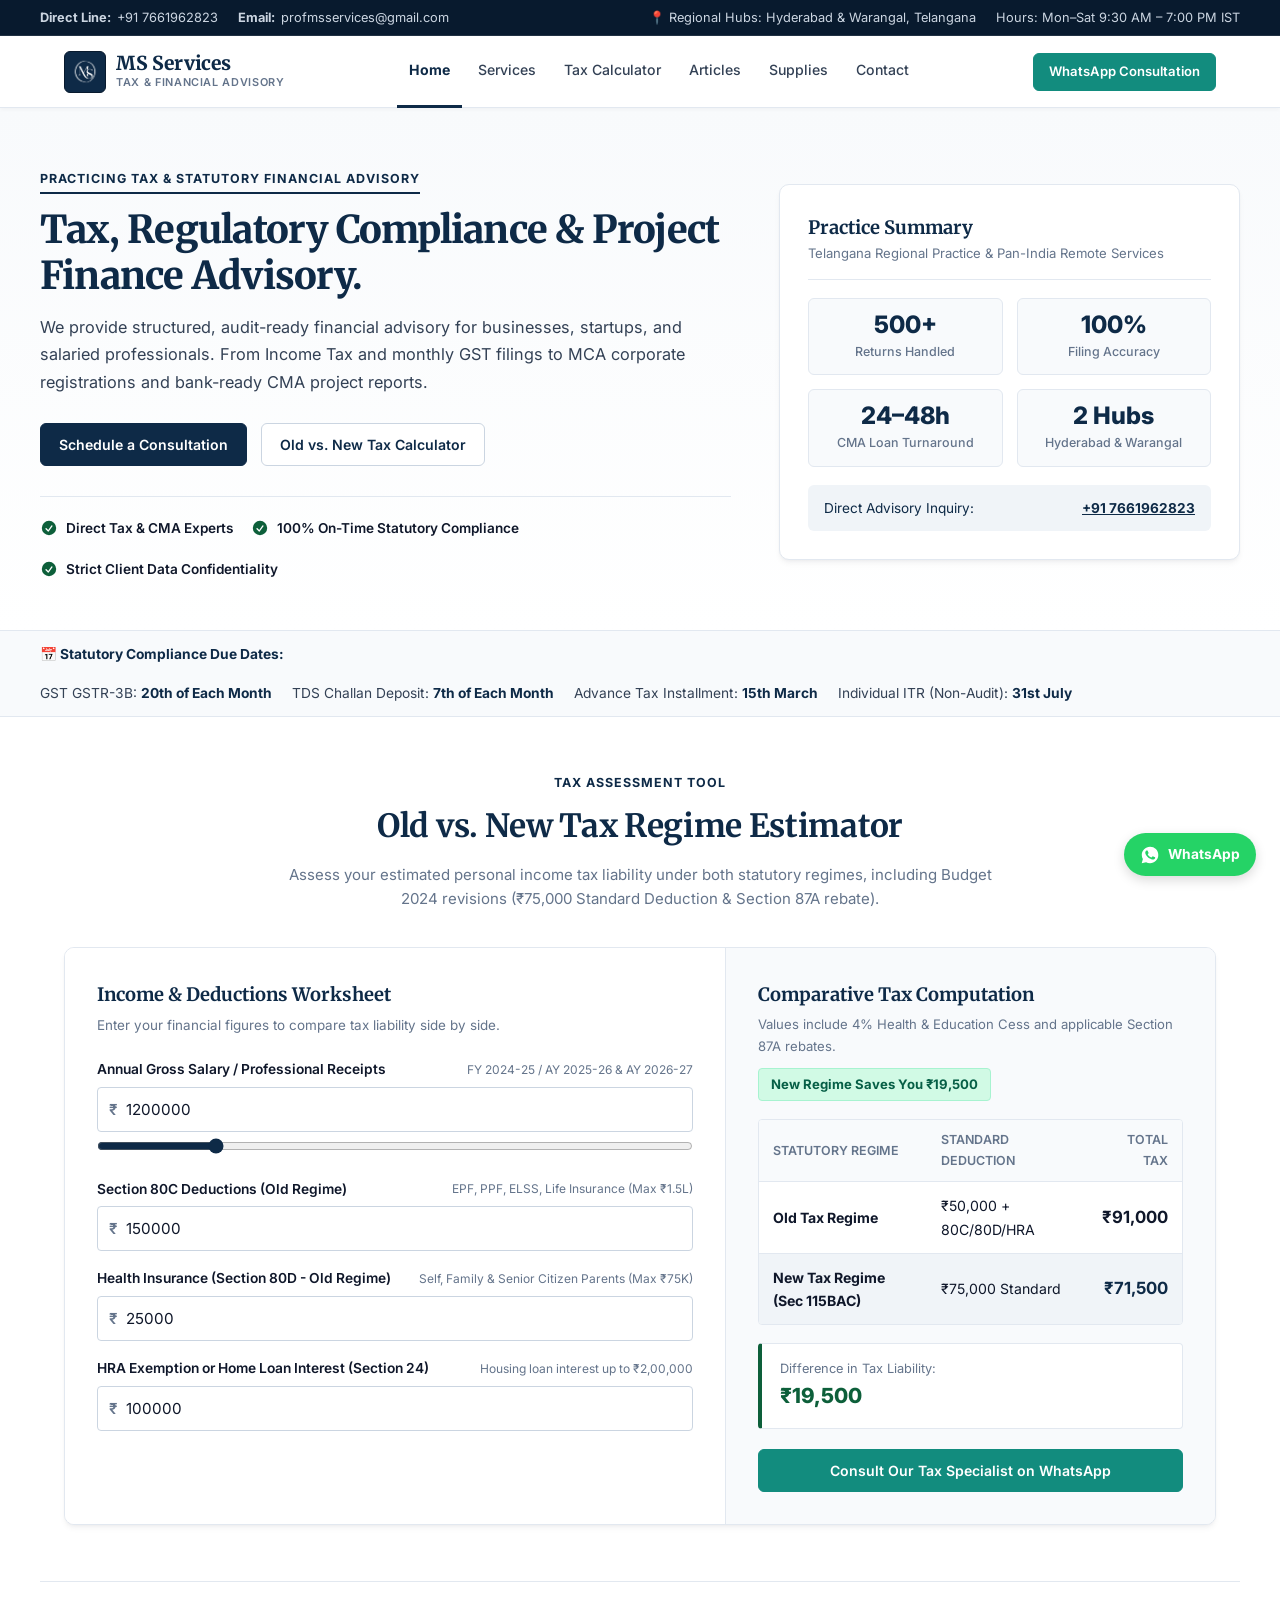
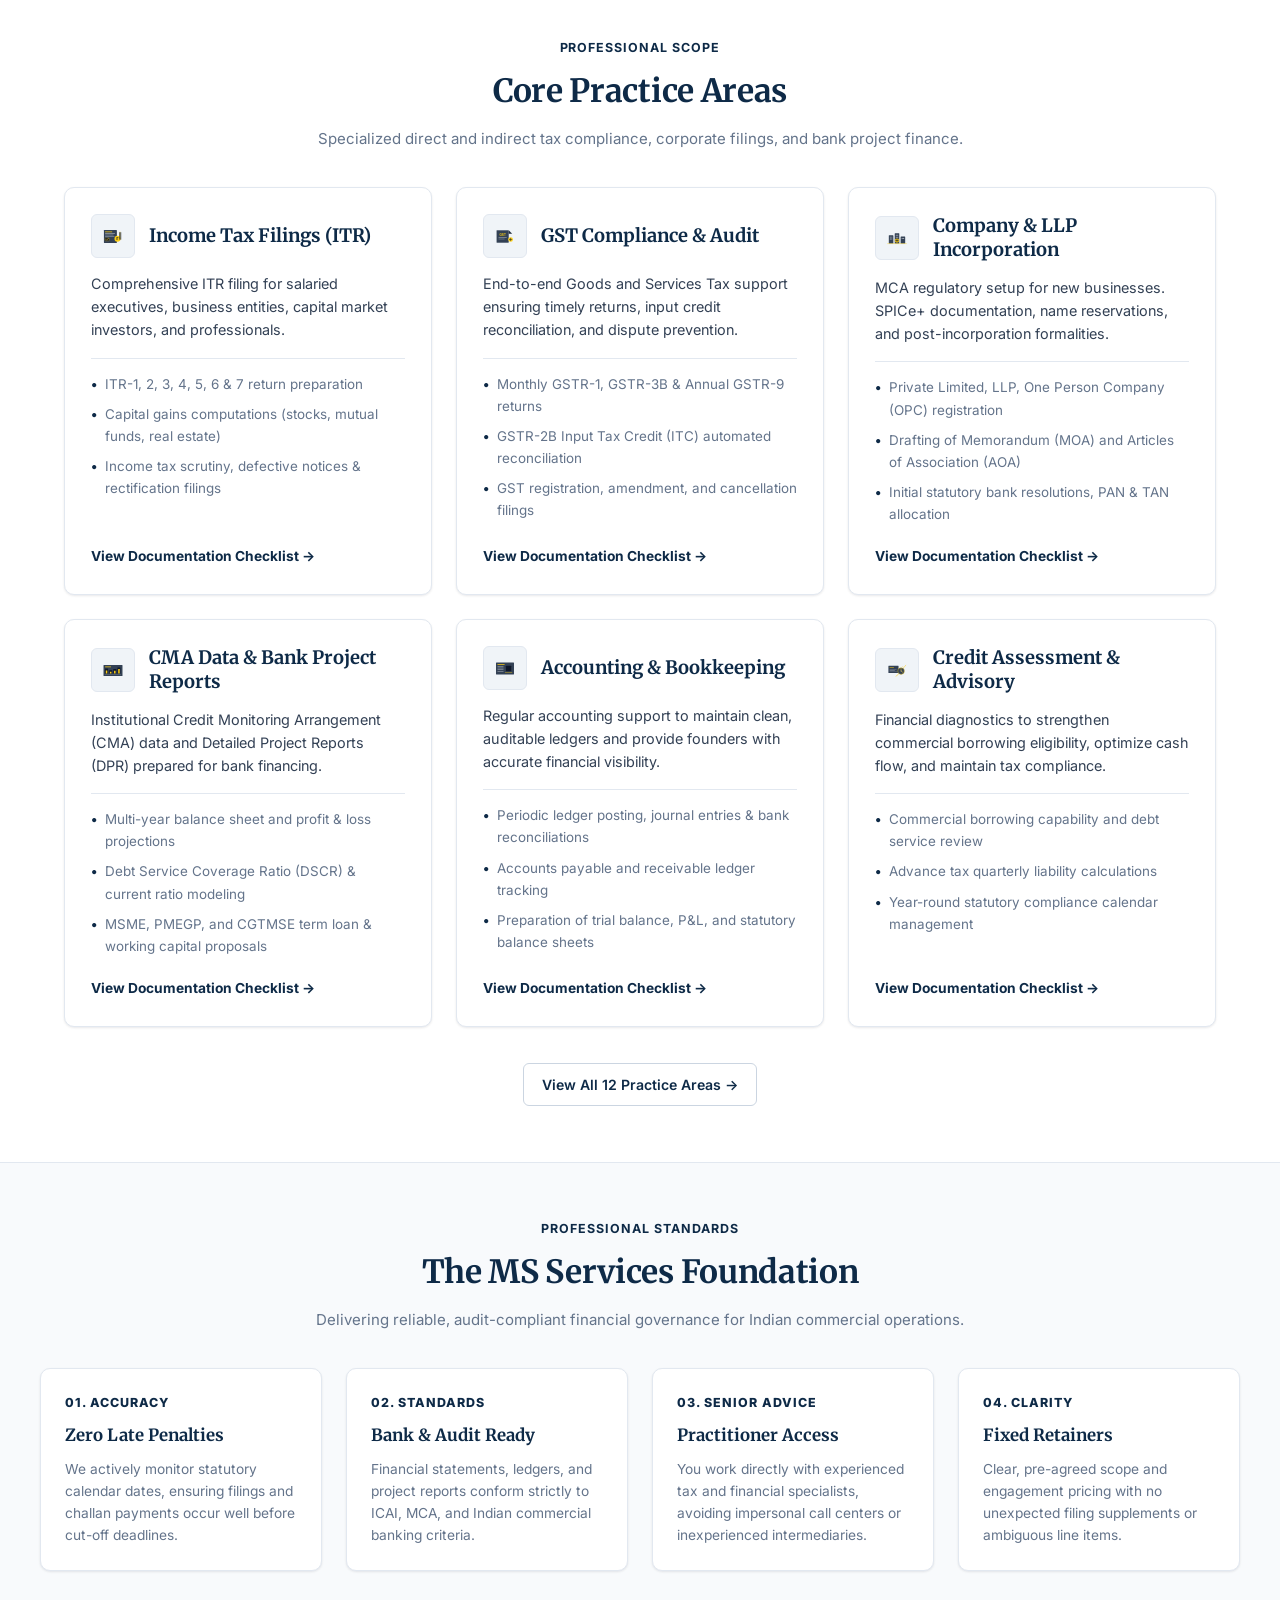
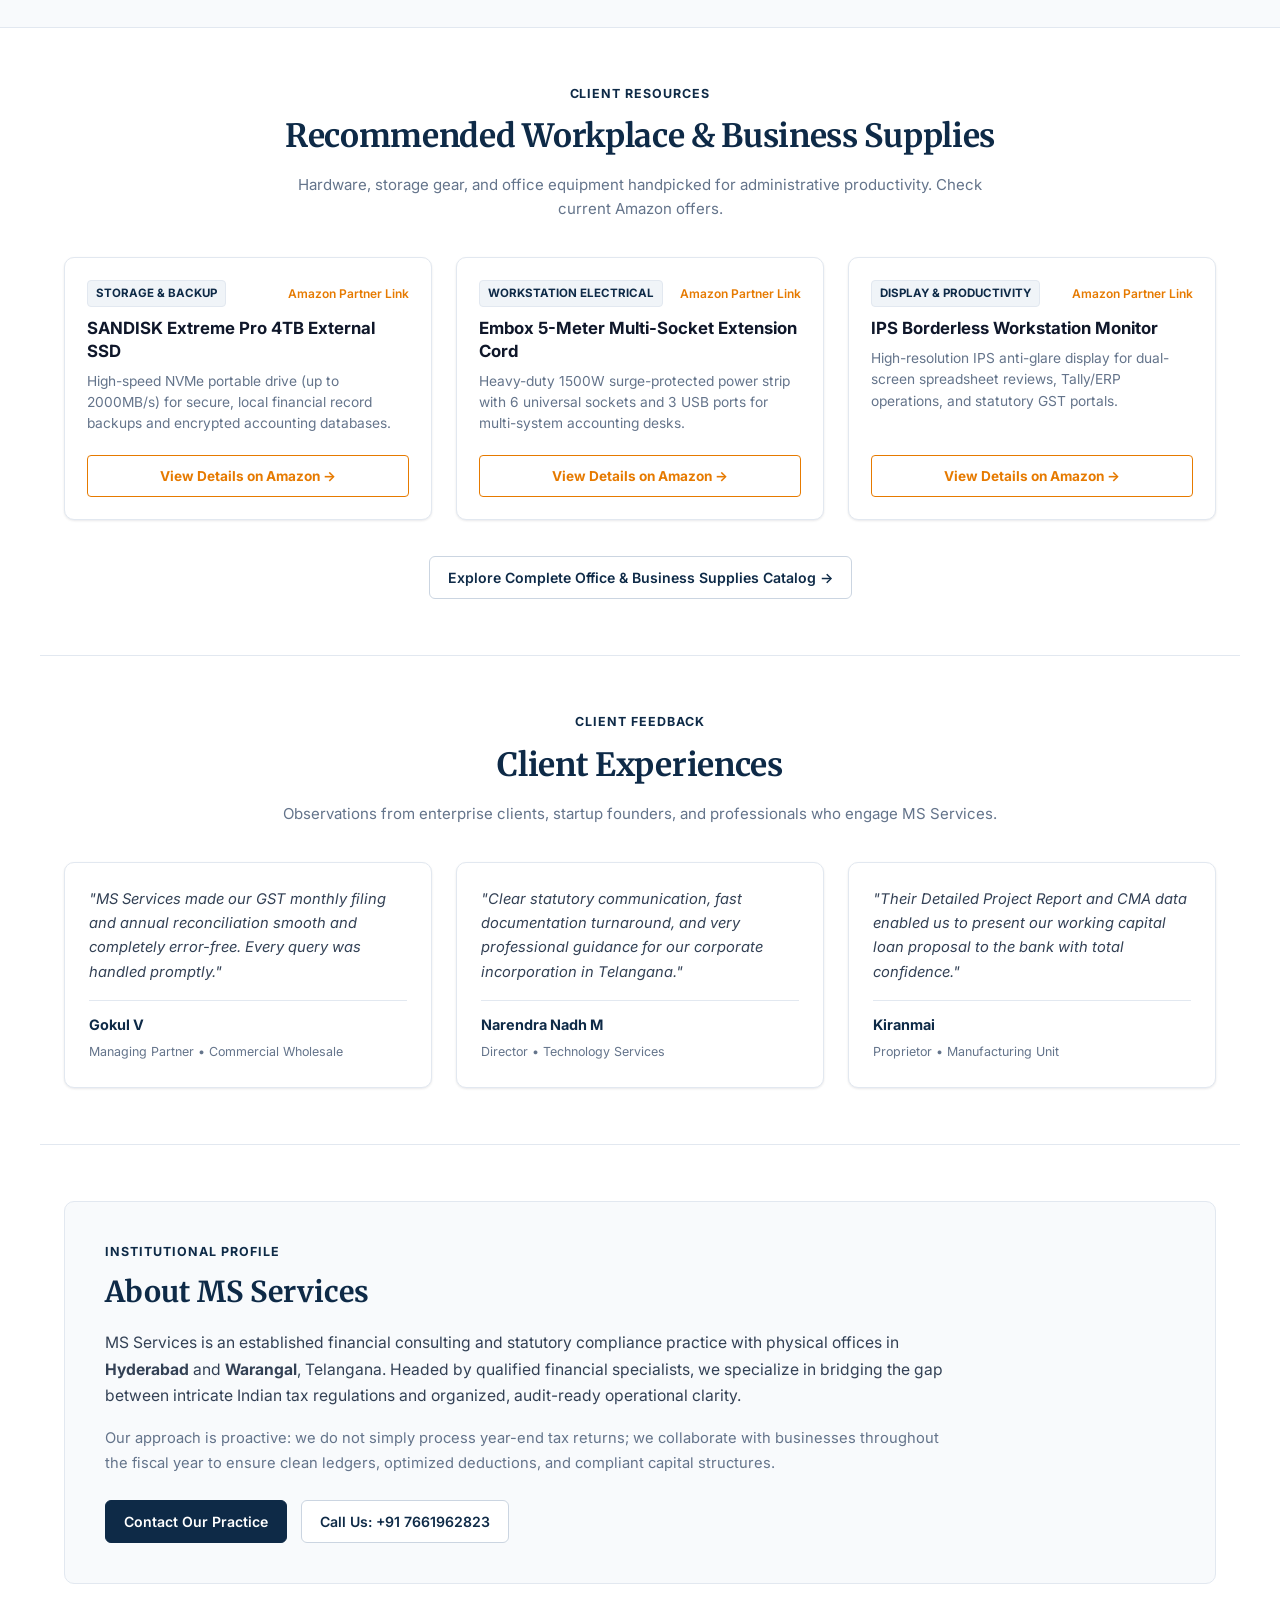
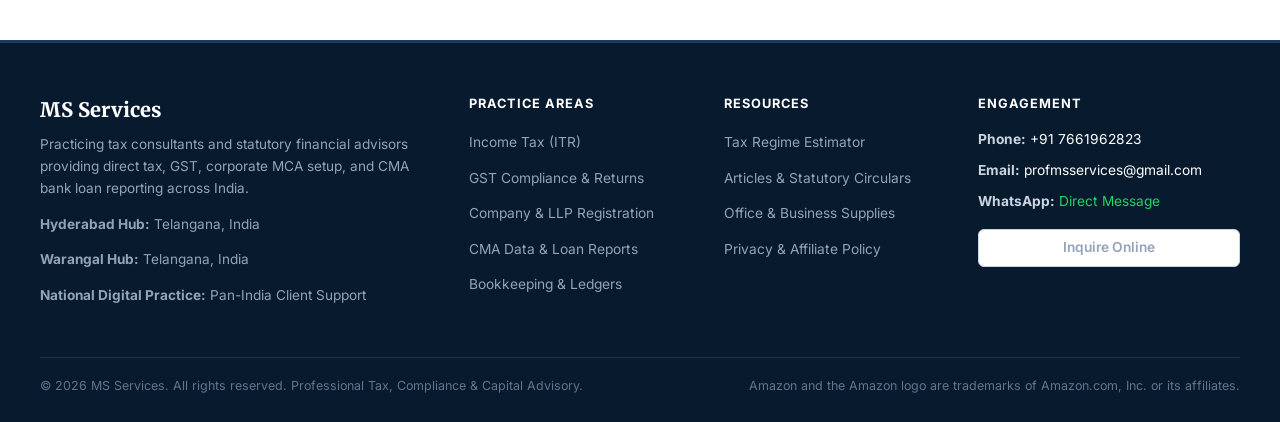
<file: index.html>
<!DOCTYPE html>
<html lang="en">
<head>
  <meta charset="UTF-8">
  <meta name="viewport" content="width=device-width, initial-scale=1.0">
  <title>MS Services | Tax, Corporate Compliance &amp; Financial Advisory</title>
  <meta name="description" content="Practicing tax consultants and financial advisors in Hyderabad and Warangal. Expert Income Tax (ITR) filing, GST compliance, company incorporation, and bank CMA project reports.">
  <meta name="keywords" content="tax consultant Hyderabad, ITR filing Warangal, GST compliance, company registration Telangana, CMA project report for bank loan, MS Services">
  <meta name="author" content="MS Services">
  <meta property="og:title" content="MS Services | Tax, Corporate Compliance &amp; Financial Advisory">
  <meta property="og:description" content="Practicing financial advisors and tax consultants in Hyderabad &amp; Warangal.">
  <meta property="og:image" content="./logo.png">
  <meta property="og:url" content="https://msservices.co.in">
  <meta property="og:type" content="website">

  <!-- Schema.org JSON-LD Structured Data -->
  <script type="application/ld+json">
  {
    "@context": "https://schema.org",
    "@type": "AccountingService",
    "name": "MS Services",
    "url": "https://msservices.co.in",
    "logo": "https://msservices.co.in/logo.png",
    "description": "Professional Tax, Statutory Compliance & Project Finance Advisory in Hyderabad and Warangal, India.",
    "telephone": "+91-7661962823",
    "email": "profmsservices@gmail.com",
    "address": [
      {
        "@type": "PostalAddress",
        "addressLocality": "Hyderabad",
        "addressRegion": "Telangana",
        "addressCountry": "IN"
      },
      {
        "@type": "PostalAddress",
        "addressLocality": "Warangal",
        "addressRegion": "Telangana",
        "addressCountry": "IN"
      }
    ]
  }
  </script>

  <link rel="icon" href="./images/favicon.ico?v=20260416" type="image/x-icon">
  <link rel="preconnect" href="https://fonts.googleapis.com">
  <link rel="preconnect" href="https://fonts.gstatic.com" crossorigin>
  <link href="https://fonts.googleapis.com/css2?family=Inter:wght@400;500;600;700&family=Merriweather:ital,wght@0,300;0,400;0,700;0,900;1,300;1,400&display=swap" rel="stylesheet">
  <link rel="stylesheet" href="style.css">
  <script async src="https://www.googletagmanager.com/gtag/js?id=G-9DPBVBZS5V"></script>
  <script>
    window.dataLayer = window.dataLayer || [];
    function gtag(){dataLayer.push(arguments);}
    gtag('js', new Date());
    gtag('config', 'G-9DPBVBZS5V');
  </script>
</head>
<body>

  <!-- TOP UTILITY CONTACT BAR -->
  <div class="utility-bar">
    <div class="utility-inner">
      <div class="utility-left">
        <span class="utility-item">
          <strong>Direct Line:</strong> <a href="tel:+917661962823">+91 7661962823</a>
        </span>
        <span class="utility-item">
          <strong>Email:</strong> <a href="mailto:profmsservices@gmail.com">profmsservices@gmail.com</a>
        </span>
      </div>
      <div class="utility-right">
        <span class="utility-item">📍 Regional Hubs: Hyderabad &amp; Warangal, Telangana</span>
        <span class="utility-item">Hours: Mon–Sat 9:30 AM – 7:00 PM IST</span>
      </div>
    </div>
  </div>

  <!-- NAVIGATION HEADER -->
  <header class="site-header">
    <div class="header-inner">
      <a href="index.html" class="brand-logo" aria-label="MS Services Home">
        <span class="logo-box">
          <img src="logo.png" alt="MS Services logo">
        </span>
        <div class="brand-info">
          <span class="brand-name">MS Services</span>
          <span class="brand-sub">Tax &amp; Financial Advisory</span>
        </div>
      </a>

      <nav class="desktop-nav" aria-label="Primary Navigation">
        <a href="index.html" class="active">Home</a>
        <a href="services.html">Services</a>
        <a href="#calculator">Tax Calculator</a>
        <a href="Blog.html">Articles</a>
        <a href="products.html">Supplies</a>
        <a href="contact.html">Contact</a>
      </nav>

      <div class="header-actions">
        <a href="https://wa.me/917661962823?text=Hi%20MS%20Services,%20I%20would%20like%20to%20consult%20regarding%20tax%20and%20compliance%20services." target="_blank" rel="noopener" class="btn btn-whatsapp btn-sm">
          <span>WhatsApp Consultation</span>
        </a>
        <button class="mobile-toggle" id="mobile-menu-toggle" aria-label="Toggle navigation menu" aria-expanded="false">
          <span class="bar"></span>
          <span class="bar"></span>
          <span class="bar"></span>
        </button>
      </div>
    </div>

    <!-- Mobile Drawer -->
    <div class="mobile-drawer" id="mobile-drawer" aria-hidden="true">
      <div class="mobile-nav-links">
        <a href="index.html" class="active">Home</a>
        <a href="services.html">Services</a>
        <a href="#calculator">Tax Calculator</a>
        <a href="Blog.html">Articles</a>
        <a href="products.html">Supplies</a>
        <a href="contact.html">Contact</a>
      </div>
      <div class="mobile-drawer-cta">
        <a href="https://wa.me/917661962823" target="_blank" rel="noopener" class="btn btn-whatsapp btn-block">Chat on WhatsApp</a>
      </div>
    </div>
  </header>

  <main id="main-content">
    <!-- HERO SECTION (CLASSIC INSTITUTIONAL LAYOUT) -->
    <section class="hero-corporate">
      <div class="hero-container">
        <div class="hero-copy">
          <span class="hero-eyebrow">Practicing Tax &amp; Statutory Financial Advisory</span>
          <h1 class="hero-title">
            Tax, Regulatory Compliance &amp; Project Finance Advisory.
          </h1>
          <p class="hero-text">
            We provide structured, audit-ready financial advisory for businesses, startups, and salaried professionals. From Income Tax and monthly GST filings to MCA corporate registrations and bank-ready CMA project reports.
          </p>

          <div class="hero-btn-row">
            <a href="contact.html" class="btn btn-primary">
              <span>Schedule a Consultation</span>
            </a>
            <a href="#calculator" class="btn btn-secondary">
              <span>Old vs. New Tax Calculator</span>
            </a>
          </div>

          <div class="hero-trust-bullets">
            <div class="trust-bullet">
              <svg class="trust-check" viewBox="0 0 20 20" fill="currentColor"><path fill-rule="evenodd" d="M10 18a8 8 0 100-16 8 8 0 000 16zm3.857-9.809a.75.75 0 00-1.214-.882l-3.483 4.79-1.88-1.88a.75.75 0 10-1.06 1.061l2.5 2.5a.75.75 0 001.137-.089l4-5.5z" clip-rule="evenodd"/></svg>
              <span>Direct Tax &amp; CMA Experts</span>
            </div>
            <div class="trust-bullet">
              <svg class="trust-check" viewBox="0 0 20 20" fill="currentColor"><path fill-rule="evenodd" d="M10 18a8 8 0 100-16 8 8 0 000 16zm3.857-9.809a.75.75 0 00-1.214-.882l-3.483 4.79-1.88-1.88a.75.75 0 10-1.06 1.061l2.5 2.5a.75.75 0 001.137-.089l4-5.5z" clip-rule="evenodd"/></svg>
              <span>100% On-Time Statutory Compliance</span>
            </div>
            <div class="trust-bullet">
              <svg class="trust-check" viewBox="0 0 20 20" fill="currentColor"><path fill-rule="evenodd" d="M10 18a8 8 0 100-16 8 8 0 000 16zm3.857-9.809a.75.75 0 00-1.214-.882l-3.483 4.79-1.88-1.88a.75.75 0 10-1.06 1.061l2.5 2.5a.75.75 0 001.137-.089l4-5.5z" clip-rule="evenodd"/></svg>
              <span>Strict Client Data Confidentiality</span>
            </div>
          </div>
        </div>

        <!-- Right Side Practice Overview Box -->
        <div class="hero-overview-card">
          <div class="overview-card-header">
            <h3>Practice Summary</h3>
            <p>Telangana Regional Practice &amp; Pan-India Remote Services</p>
          </div>

          <div class="stat-grid-2x2">
            <div class="stat-box">
              <span class="stat-val">500+</span>
              <span class="stat-desc">Returns Handled</span>
            </div>
            <div class="stat-box">
              <span class="stat-val">100%</span>
              <span class="stat-desc">Filing Accuracy</span>
            </div>
            <div class="stat-box">
              <span class="stat-val">24–48h</span>
              <span class="stat-desc">CMA Loan Turnaround</span>
            </div>
            <div class="stat-box">
              <span class="stat-val">2 Hubs</span>
              <span class="stat-desc">Hyderabad &amp; Warangal</span>
            </div>
          </div>

          <div class="overview-contact-quick">
            <span>Direct Advisory Inquiry:</span>
            <a href="tel:+917661962823">+91 7661962823</a>
          </div>
        </div>
      </div>
    </section>

    <!-- STATUTORY DUE DATES NOTICE BAR -->
    <div class="notice-strip" aria-label="Statutory compliance calendar milestones">
      <div class="notice-inner">
        <div class="notice-label">
          <span>📅 Statutory Compliance Due Dates:</span>
        </div>
        <div class="notice-dates-list">
          <div class="notice-item">GST GSTR-3B: <strong>20th of Each Month</strong></div>
          <div class="notice-item">TDS Challan Deposit: <strong>7th of Each Month</strong></div>
          <div class="notice-item">Advance Tax Installment: <strong>15th March</strong></div>
          <div class="notice-item">Individual ITR (Non-Audit): <strong>31st July</strong></div>
        </div>
      </div>
    </div>

    <!-- TAX REGIME WORKSHEET & ESTIMATOR -->
    <section class="section-block" id="calculator" aria-labelledby="calc-title">
      <div class="section-head">
        <span class="section-eyebrow">Tax Assessment Tool</span>
        <h2 id="calc-title" class="section-title">Old vs. New Tax Regime Estimator</h2>
        <p class="section-desc">Assess your estimated personal income tax liability under both statutory regimes, including Budget 2024 revisions (₹75,000 Standard Deduction &amp; Section 87A rebate).</p>
      </div>

      <div class="calc-worksheet-card">
        <!-- Input Form (Worksheet Style) -->
        <form class="calc-worksheet-form" id="tax-calculator-form" onsubmit="return false;">
          <h3 class="calc-form-title">Income &amp; Deductions Worksheet</h3>
          <p class="calc-form-subtitle">Enter your financial figures to compare tax liability side by side.</p>

          <div class="calc-row">
            <label for="calc-income">
              <span>Annual Gross Salary / Professional Receipts</span>
              <span class="sub-text">FY 2024-25 / AY 2025-26 &amp; AY 2026-27</span>
            </label>
            <div class="input-with-symbol">
              <span class="symbol-prefix">₹</span>
              <input type="number" id="calc-income" class="calc-input" value="1200000" min="0" max="50000000" step="25000">
            </div>
            <input type="range" id="calc-income-slider" class="calc-range" value="1200000" min="300000" max="5000000" step="25000" aria-label="Annual income slider">
          </div>

          <div class="calc-row">
            <label for="calc-80c">
              <span>Section 80C Deductions (Old Regime)</span>
              <span class="sub-text">EPF, PPF, ELSS, Life Insurance (Max ₹1.5L)</span>
            </label>
            <div class="input-with-symbol">
              <span class="symbol-prefix">₹</span>
              <input type="number" id="calc-80c" class="calc-input" value="150000" min="0" max="150000" step="5000">
            </div>
          </div>

          <div class="calc-row">
            <label for="calc-80d">
              <span>Health Insurance (Section 80D - Old Regime)</span>
              <span class="sub-text">Self, Family &amp; Senior Citizen Parents (Max ₹75K)</span>
            </label>
            <div class="input-with-symbol">
              <span class="symbol-prefix">₹</span>
              <input type="number" id="calc-80d" class="calc-input" value="25000" min="0" max="75000" step="5000">
            </div>
          </div>

          <div class="calc-row">
            <label for="calc-hra">
              <span>HRA Exemption or Home Loan Interest (Section 24)</span>
              <span class="sub-text">Housing loan interest up to ₹2,00,000</span>
            </label>
            <div class="input-with-symbol">
              <span class="symbol-prefix">₹</span>
              <input type="number" id="calc-hra" class="calc-input" value="100000" min="0" max="500000" step="10000">
            </div>
          </div>
        </form>

        <!-- Computation Breakdown -->
        <div class="calc-worksheet-output">
          <div>
            <div class="output-header">
              <h3>Comparative Tax Computation</h3>
              <p>Values include 4% Health &amp; Education Cess and applicable Section 87A rebates.</p>
              <div id="calc-recommendation" class="recommendation-pill badge-new-regime">Computing optimal regime...</div>
            </div>

            <div class="regime-table-wrap" style="margin-top: 18px;">
              <table class="regime-table">
                <thead>
                  <tr>
                    <th>Statutory Regime</th>
                    <th>Standard Deduction</th>
                    <th style="text-align: right;">Total Tax</th>
                  </tr>
                </thead>
                <tbody>
                  <tr>
                    <td><strong>Old Tax Regime</strong></td>
                    <td>₹50,000 + 80C/80D/HRA</td>
                    <td class="tax-number" id="calc-old-tax">₹0</td>
                  </tr>
                  <tr style="background-color: var(--navy-surface);">
                    <td><strong>New Tax Regime (Sec 115BAC)</strong></td>
                    <td>₹75,000 Standard</td>
                    <td class="tax-number" id="calc-new-tax" style="color: var(--navy-primary);">₹0</td>
                  </tr>
                </tbody>
              </table>
            </div>

            <div class="savings-highlight-box" style="margin-top: 18px;">
              <span>Difference in Tax Liability:</span>
              <strong id="calc-savings-amount">₹0</strong>
            </div>
          </div>

          <div>
            <a href="https://wa.me/917661962823" id="calc-whatsapp-btn" target="_blank" rel="noopener" class="btn btn-whatsapp btn-block">
              <span>Consult Our Tax Specialist on WhatsApp</span>
            </a>
          </div>
        </div>
      </div>
    </section>

    <!-- CORE PRACTICE AREAS -->
    <section class="section-block" style="border-top: 1px solid var(--border-hairline);" aria-labelledby="practices-title">
      <div class="section-head">
        <span class="section-eyebrow">Professional Scope</span>
        <h2 id="practices-title" class="section-title">Core Practice Areas</h2>
        <p class="section-desc">Specialized direct and indirect tax compliance, corporate filings, and bank project finance.</p>
      </div>

      <div class="services-dir-grid">
        <!-- 1. IT Filings -->
        <article class="corporate-service-card">
          <div>
            <div class="service-card-header">
              <div class="service-icon-frame">
                <img src="images/it-filings.svg" alt="Direct Tax icon">
              </div>
              <h3 class="service-item-title">Income Tax Filings (ITR)</h3>
            </div>
            <p class="service-item-desc">Comprehensive ITR filing for salaried executives, business entities, capital market investors, and professionals.</p>
            <ul class="service-checklist">
              <li>ITR-1, 2, 3, 4, 5, 6 &amp; 7 return preparation</li>
              <li>Capital gains computations (stocks, mutual funds, real estate)</li>
              <li>Income tax scrutiny, defective notices &amp; rectification filings</li>
            </ul>
          </div>
          <a href="services.html?service=it-filings" class="service-action-link">View Documentation Checklist &rarr;</a>
        </article>

        <!-- 2. GST Compliance -->
        <article class="corporate-service-card">
          <div>
            <div class="service-card-header">
              <div class="service-icon-frame">
                <img src="images/gst-filings.svg" alt="GST icon">
              </div>
              <h3 class="service-item-title">GST Compliance &amp; Audit</h3>
            </div>
            <p class="service-item-desc">End-to-end Goods and Services Tax support ensuring timely returns, input credit reconciliation, and dispute prevention.</p>
            <ul class="service-checklist">
              <li>Monthly GSTR-1, GSTR-3B &amp; Annual GSTR-9 returns</li>
              <li>GSTR-2B Input Tax Credit (ITC) automated reconciliation</li>
              <li>GST registration, amendment, and cancellation filings</li>
            </ul>
          </div>
          <a href="services.html?service=gst-filings" class="service-action-link">View Documentation Checklist &rarr;</a>
        </article>

        <!-- 3. Company Incorporation -->
        <article class="corporate-service-card">
          <div>
            <div class="service-card-header">
              <div class="service-icon-frame">
                <img src="images/incorporation.svg" alt="Incorporation icon">
              </div>
              <h3 class="service-item-title">Company &amp; LLP Incorporation</h3>
            </div>
            <p class="service-item-desc">MCA regulatory setup for new businesses. SPICe+ documentation, name reservations, and post-incorporation formalities.</p>
            <ul class="service-checklist">
              <li>Private Limited, LLP, One Person Company (OPC) registration</li>
              <li>Drafting of Memorandum (MOA) and Articles of Association (AOA)</li>
              <li>Initial statutory bank resolutions, PAN &amp; TAN allocation</li>
            </ul>
          </div>
          <a href="services.html?service=incorporation" class="service-action-link">View Documentation Checklist &rarr;</a>
        </article>

        <!-- 4. Project Finance (CMA) -->
        <article class="corporate-service-card">
          <div>
            <div class="service-card-header">
              <div class="service-icon-frame">
                <img src="images/project-reporting.svg" alt="Project Report icon">
              </div>
              <h3 class="service-item-title">CMA Data &amp; Bank Project Reports</h3>
            </div>
            <p class="service-item-desc">Institutional Credit Monitoring Arrangement (CMA) data and Detailed Project Reports (DPR) prepared for bank financing.</p>
            <ul class="service-checklist">
              <li>Multi-year balance sheet and profit &amp; loss projections</li>
              <li>Debt Service Coverage Ratio (DSCR) &amp; current ratio modeling</li>
              <li>MSME, PMEGP, and CGTMSE term loan &amp; working capital proposals</li>
            </ul>
          </div>
          <a href="services.html?service=project-reporting" class="service-action-link">View Documentation Checklist &rarr;</a>
        </article>

        <!-- 5. Accounting & Bookkeeping -->
        <article class="corporate-service-card">
          <div>
            <div class="service-card-header">
              <div class="service-icon-frame">
                <img src="images/accounting-bookkeeping.svg" alt="Accounting icon">
              </div>
              <h3 class="service-item-title">Accounting &amp; Bookkeeping</h3>
            </div>
            <p class="service-item-desc">Regular accounting support to maintain clean, auditable ledgers and provide founders with accurate financial visibility.</p>
            <ul class="service-checklist">
              <li>Periodic ledger posting, journal entries &amp; bank reconciliations</li>
              <li>Accounts payable and receivable ledger tracking</li>
              <li>Preparation of trial balance, P&amp;L, and statutory balance sheets</li>
            </ul>
          </div>
          <a href="services.html?service=accounting-bookkeeping" class="service-action-link">View Documentation Checklist &rarr;</a>
        </article>

        <!-- 6. Financial Advisory & Credit Assessment -->
        <article class="corporate-service-card">
          <div>
            <div class="service-card-header">
              <div class="service-icon-frame">
                <img src="images/credit-monitoring.svg" alt="Credit Monitoring icon">
              </div>
              <h3 class="service-item-title">Credit Assessment &amp; Advisory</h3>
            </div>
            <p class="service-item-desc">Financial diagnostics to strengthen commercial borrowing eligibility, optimize cash flow, and maintain tax compliance.</p>
            <ul class="service-checklist">
              <li>Commercial borrowing capability and debt service review</li>
              <li>Advance tax quarterly liability calculations</li>
              <li>Year-round statutory compliance calendar management</li>
            </ul>
          </div>
          <a href="services.html?service=credit-monitoring" class="service-action-link">View Documentation Checklist &rarr;</a>
        </article>
      </div>

      <div style="text-align: center; margin-top: 36px;">
        <a href="services.html" class="btn btn-secondary">
          <span>View All 12 Practice Areas &rarr;</span>
        </a>
      </div>
    </section>

    <!-- WHY CHOOSE MS SERVICES (INSTITUTIONAL PILLARS) -->
    <section class="why-section-corporate" aria-labelledby="why-title">
      <div class="section-head">
        <span class="section-eyebrow">Professional Standards</span>
        <h2 id="why-title" class="section-title">The MS Services Foundation</h2>
        <p class="section-desc">Delivering reliable, audit-compliant financial governance for Indian commercial operations.</p>
      </div>

      <div class="why-grid-4col">
        <div class="why-column">
          <span class="why-number">01. ACCURACY</span>
          <h4>Zero Late Penalties</h4>
          <p>We actively monitor statutory calendar dates, ensuring filings and challan payments occur well before cut-off deadlines.</p>
        </div>
        <div class="why-column">
          <span class="why-number">02. STANDARDS</span>
          <h4>Bank &amp; Audit Ready</h4>
          <p>Financial statements, ledgers, and project reports conform strictly to ICAI, MCA, and Indian commercial banking criteria.</p>
        </div>
        <div class="why-column">
          <span class="why-number">03. SENIOR ADVICE</span>
          <h4>Practitioner Access</h4>
          <p>You work directly with experienced tax and financial specialists, avoiding impersonal call centers or inexperienced intermediaries.</p>
        </div>
        <div class="why-column">
          <span class="why-number">04. CLARITY</span>
          <h4>Fixed Retainers</h4>
          <p>Clear, pre-agreed scope and engagement pricing with no unexpected filing supplements or ambiguous line items.</p>
        </div>
      </div>
    </section>

    <!-- RECOMMENDED OFFICE & BUSINESS SUPPLIES (AMAZON AFFILIATE SHOWCASE) -->
    <section class="section-block" style="border-bottom: 1px solid var(--border-hairline);" aria-labelledby="supplies-title">
      <div class="section-head">
        <span class="section-eyebrow">Client Resources</span>
        <h2 id="supplies-title" class="section-title">Recommended Workplace &amp; Business Supplies</h2>
        <p class="section-desc">Hardware, storage gear, and office equipment handpicked for administrative productivity. Check current Amazon offers.</p>
      </div>

      <div class="products-directory-grid">
        <!-- Item 1 -->
        <article class="amazon-catalog-card">
          <div class="catalog-card-body">
            <div class="catalog-card-meta">
              <span class="catalog-badge">Storage &amp; Backup</span>
              <span class="amazon-partner-tag">Amazon Partner Link</span>
            </div>
            <h3 class="catalog-item-title">SANDISK Extreme Pro 4TB External SSD</h3>
            <p class="catalog-item-desc">High-speed NVMe portable drive (up to 2000MB/s) for secure, local financial record backups and encrypted accounting databases.</p>
            <a href="https://link.amazon/B01RcBHUG" target="_blank" rel="noopener sponsored" class="amazon-button-link">
              <span>View Details on Amazon &rarr;</span>
            </a>
          </div>
        </article>

        <!-- Item 2 -->
        <article class="amazon-catalog-card">
          <div class="catalog-card-body">
            <div class="catalog-card-meta">
              <span class="catalog-badge">Workstation Electrical</span>
              <span class="amazon-partner-tag">Amazon Partner Link</span>
            </div>
            <h3 class="catalog-item-title">Embox 5-Meter Multi-Socket Extension Cord</h3>
            <p class="catalog-item-desc">Heavy-duty 1500W surge-protected power strip with 6 universal sockets and 3 USB ports for multi-system accounting desks.</p>
            <a href="https://link.amazon/B0cQbeHBv" target="_blank" rel="noopener sponsored" class="amazon-button-link">
              <span>View Details on Amazon &rarr;</span>
            </a>
          </div>
        </article>

        <!-- Item 3 -->
        <article class="amazon-catalog-card">
          <div class="catalog-card-body">
            <div class="catalog-card-meta">
              <span class="catalog-badge">Display &amp; Productivity</span>
              <span class="amazon-partner-tag">Amazon Partner Link</span>
            </div>
            <h3 class="catalog-item-title">IPS Borderless Workstation Monitor</h3>
            <p class="catalog-item-desc">High-resolution IPS anti-glare display for dual-screen spreadsheet reviews, Tally/ERP operations, and statutory GST portals.</p>
            <a href="https://link.amazon/B0dytJwSV" target="_blank" rel="noopener sponsored" class="amazon-button-link">
              <span>View Details on Amazon &rarr;</span>
            </a>
          </div>
        </article>
      </div>

      <div style="text-align: center; margin-top: 24px;">
        <a href="products.html" class="btn btn-secondary">
          <span>Explore Complete Office &amp; Business Supplies Catalog &rarr;</span>
        </a>
      </div>
    </section>

    <!-- CLIENT TESTIMONIALS (EDITORIAL / REPUTATION) -->
    <section class="testimonials-editorial" aria-labelledby="reviews-title">
      <div class="section-head">
        <span class="section-eyebrow">Client Feedback</span>
        <h2 id="reviews-title" class="section-title">Client Experiences</h2>
        <p class="section-desc">Observations from enterprise clients, startup founders, and professionals who engage MS Services.</p>
      </div>

      <div class="testimonials-row">
        <div class="testimonial-block">
          <p class="testimonial-text">"MS Services made our GST monthly filing and annual reconciliation smooth and completely error-free. Every query was handled promptly."</p>
          <div class="testimonial-client">
            <span class="client-name">Gokul V</span>
            <span class="client-meta">Managing Partner • Commercial Wholesale</span>
          </div>
        </div>

        <div class="testimonial-block">
          <p class="testimonial-text">"Clear statutory communication, fast documentation turnaround, and very professional guidance for our corporate incorporation in Telangana."</p>
          <div class="testimonial-client">
            <span class="client-name">Narendra Nadh M</span>
            <span class="client-meta">Director • Technology Services</span>
          </div>
        </div>

        <div class="testimonial-block">
          <p class="testimonial-text">"Their Detailed Project Report and CMA data enabled us to present our working capital loan proposal to the bank with total confidence."</p>
          <div class="testimonial-client">
            <span class="client-name">Kiranmai</span>
            <span class="client-meta">Proprietor • Manufacturing Unit</span>
          </div>
        </div>
      </div>
    </section>

    <!-- ABOUT SECTION -->
    <section class="section-block" style="border-top: 1px solid var(--border-hairline);">
      <div style="background-color: var(--bg-subtle); border: 1px solid var(--border-hairline); border-radius: var(--radius-md); padding: 40px;">
        <div style="max-width: 860px;">
          <span class="section-eyebrow">Institutional Profile</span>
          <h2 style="font-family: var(--font-serif); font-size: 1.8rem; color: var(--navy-primary); margin-bottom: 14px;">About MS Services</h2>
          <p style="font-size: 0.98rem; line-height: 1.7; color: var(--text-body); margin-bottom: 16px;">
            MS Services is an established financial consulting and statutory compliance practice with physical offices in <strong>Hyderabad</strong> and <strong>Warangal</strong>, Telangana. Headed by qualified financial specialists, we specialize in bridging the gap between intricate Indian tax regulations and organized, audit-ready operational clarity.
          </p>
          <p style="font-size: 0.92rem; line-height: 1.7; color: var(--text-muted); margin-bottom: 24px;">
            Our approach is proactive: we do not simply process year-end tax returns; we collaborate with businesses throughout the fiscal year to ensure clean ledgers, optimized deductions, and compliant capital structures.
          </p>
          <div style="display: flex; gap: 14px; flex-wrap: wrap;">
            <a href="contact.html" class="btn btn-primary">
              <span>Contact Our Practice</span>
            </a>
            <a href="tel:+917661962823" class="btn btn-secondary">
              <span>Call Us: +91 7661962823</span>
            </a>
          </div>
        </div>
      </div>
    </section>
  </main>

  <!-- FOOTER -->
  <footer class="site-footer">
    <div class="footer-inner">
      <div class="footer-top-grid">
        <div class="footer-brand">
          <h3>MS Services</h3>
          <p>Practicing tax consultants and statutory financial advisors providing direct tax, GST, corporate MCA setup, and CMA bank loan reporting across India.</p>
          <div class="footer-offices-box">
            <p><strong>Hyderabad Hub:</strong> Telangana, India</p>
            <p><strong>Warangal Hub:</strong> Telangana, India</p>
            <p style="margin-top: 4px;"><strong>National Digital Practice:</strong> Pan-India Client Support</p>
          </div>
        </div>

        <div class="footer-col-nav">
          <h4>Practice Areas</h4>
          <ul>
            <li><a href="services.html?service=it-filings">Income Tax (ITR)</a></li>
            <li><a href="services.html?service=gst-filings">GST Compliance &amp; Returns</a></li>
            <li><a href="services.html?service=incorporation">Company &amp; LLP Registration</a></li>
            <li><a href="services.html?service=project-reporting">CMA Data &amp; Loan Reports</a></li>
            <li><a href="services.html?service=accounting-bookkeeping">Bookkeeping &amp; Ledgers</a></li>
          </ul>
        </div>

        <div class="footer-col-nav">
          <h4>Resources</h4>
          <ul>
            <li><a href="#calculator">Tax Regime Estimator</a></li>
            <li><a href="Blog.html">Articles &amp; Statutory Circulars</a></li>
            <li><a href="products.html">Office &amp; Business Supplies</a></li>
            <li><a href="privacy-policy.html">Privacy &amp; Affiliate Policy</a></li>
          </ul>
        </div>

        <div class="footer-col-nav">
          <h4>Engagement</h4>
          <p style="font-size: 0.86rem; color: #cbd5e1; margin-bottom: 8px;"><strong>Phone:</strong> <a href="tel:+917661962823" style="color:#ffffff;">+91 7661962823</a></p>
          <p style="font-size: 0.86rem; color: #cbd5e1; margin-bottom: 8px;"><strong>Email:</strong> <a href="mailto:profmsservices@gmail.com" style="color:#ffffff;">profmsservices@gmail.com</a></p>
          <p style="font-size: 0.86rem; color: #cbd5e1; margin-bottom: 16px;"><strong>WhatsApp:</strong> <a href="https://wa.me/917661962823" target="_blank" rel="noopener" style="color:#25d366;">Direct Message</a></p>
          <a href="contact.html" class="btn btn-secondary btn-sm btn-block">Inquire Online</a>
        </div>
      </div>

      <div class="footer-bottom-bar">
        <p>&copy; 2026 MS Services. All rights reserved. Professional Tax, Compliance &amp; Capital Advisory.</p>
        <p>Amazon and the Amazon logo are trademarks of Amazon.com, Inc. or its affiliates.</p>
      </div>
    </div>
  </footer>

  <!-- Floating WhatsApp CTA (Refined) -->
  <a href="https://wa.me/917661962823?text=Hi%20MS%20Services,%20I%20would%20like%20to%20consult%20regarding%20tax%20and%20compliance%20services." target="_blank" rel="noopener" class="floating-whatsapp" aria-label="WhatsApp Consultation">
    <svg viewBox="0 0 24 24" aria-hidden="true" fill="currentColor">
      <path d="M12.04 2c-5.46 0-9.91 4.45-9.91 9.91 0 1.75.46 3.45 1.32 4.95L2.05 22l5.25-1.38c1.45.79 3.08 1.21 4.74 1.21 5.46 0 9.91-4.45 9.91-9.91 0-2.65-1.03-5.14-2.9-7.01A9.82 9.82 0 0012.04 2zm5.79 14.07c-.24.68-1.4 1.25-1.93 1.29-.49.03-1.12.05-1.81-.11-.42-.11-.96-.31-1.66-.61-2.9-1.25-4.79-4.15-4.94-4.35-.15-.2-1.18-1.56-1.18-2.97 0-1.41.75-2.11 1.01-2.4.26-.29.58-.36.78-.36.19 0 .39 0 .56.01.18.01.43-.07.67.51.24.58.83 2.03.91 2.18.07.15.12.33.02.53-.1.2-.15.33-.3.5-.15.18-.32.4-.45.54-.15.15-.3.31-.13.61.17.29.76 1.25 1.63 2.02 1.12.99 2.07 1.3 2.36 1.45.29.15.46.12.63-.07.17-.2.74-.86.94-1.15.2-.29.4-.24.67-.14.27.1 1.72.81 2.02.96.3.15.5.22.57.35.07.12.07.7-.17 1.38z"/>
    </svg>
    <span>WhatsApp</span>
  </a>

  <script src="script.js"></script>
</body>
</html>
</file>
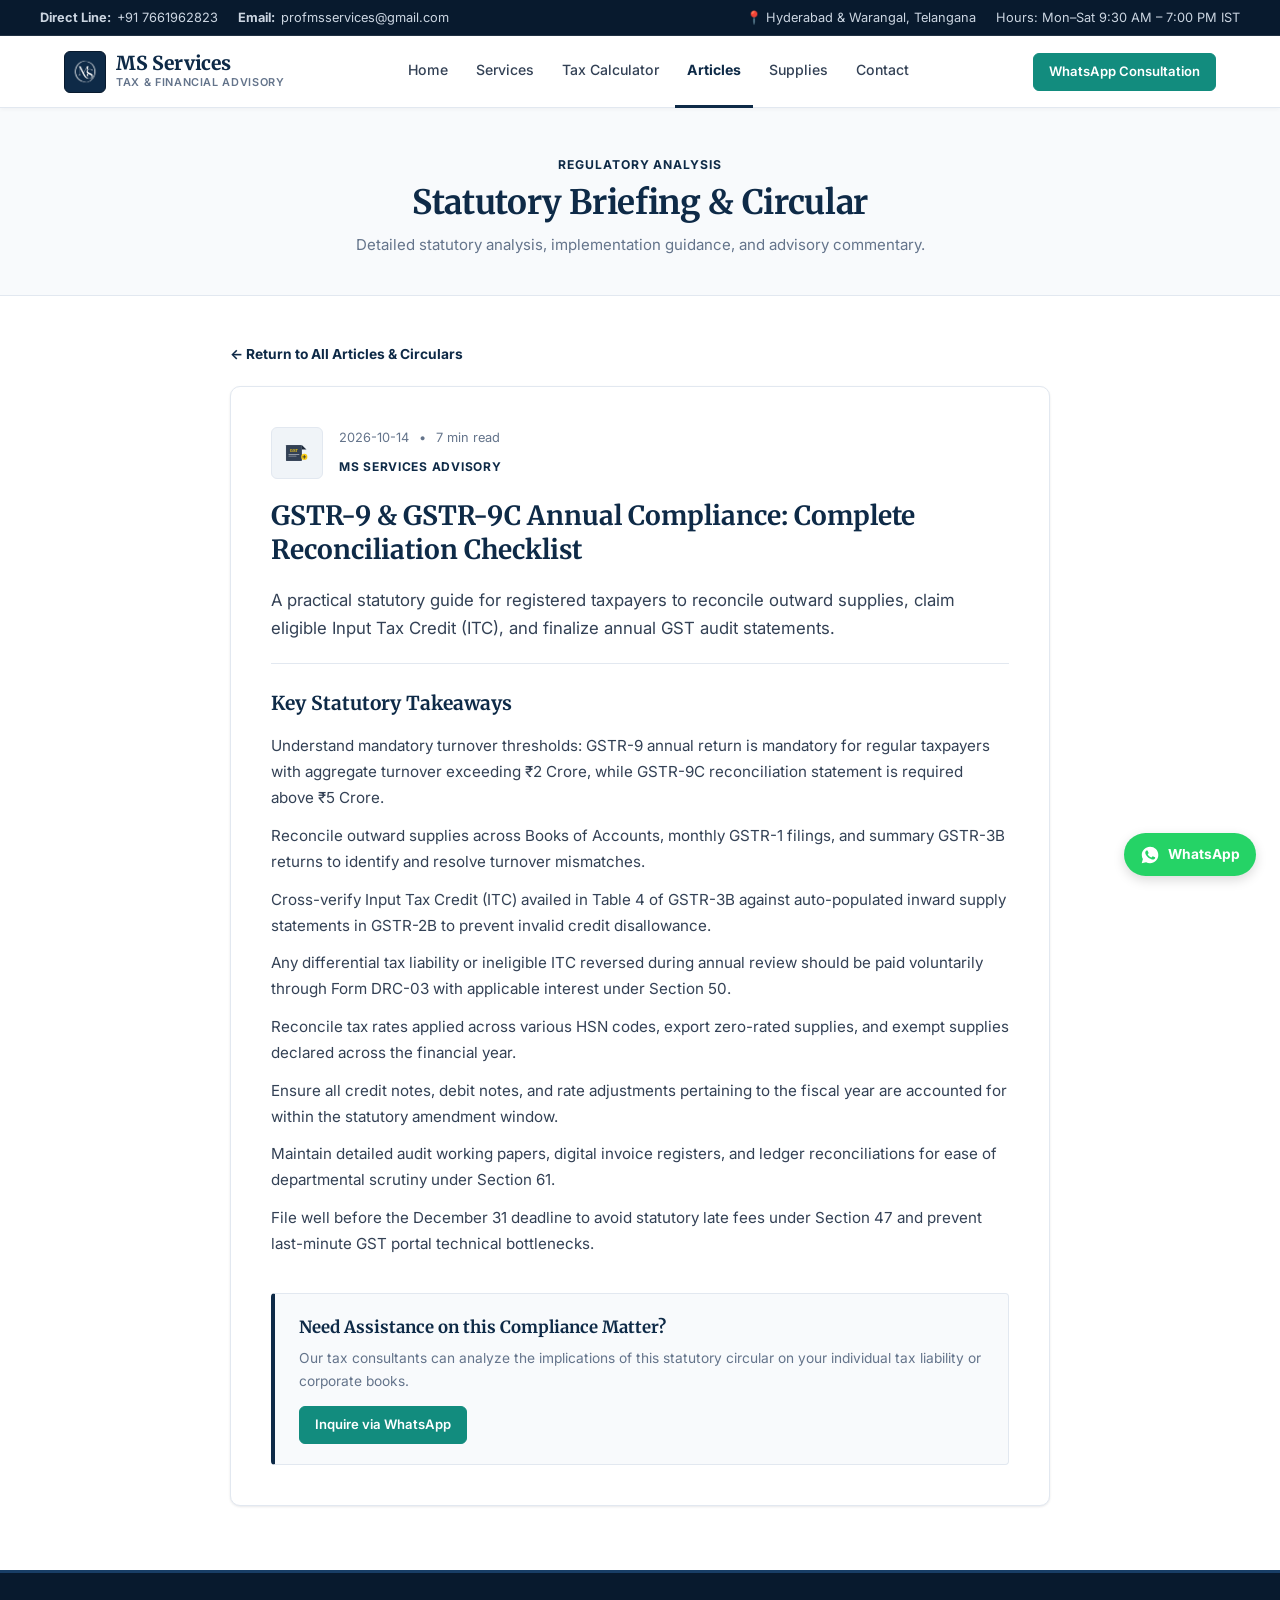
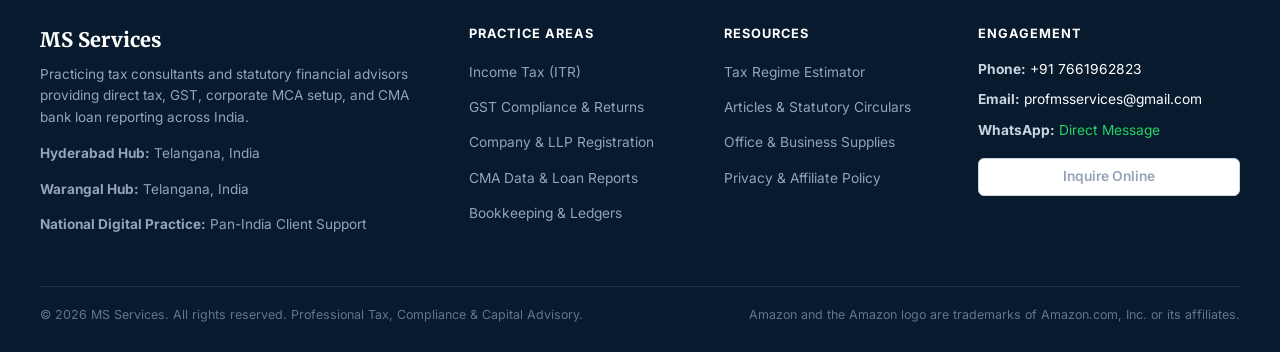
<file: blog-detail.html>
<!DOCTYPE html>
<html lang="en">
<head>
  <meta charset="UTF-8">
  <meta name="viewport" content="width=device-width, initial-scale=1.0">
  <title>Regulatory Briefing | MS Services</title>
  <meta name="description" content="In-depth analysis of tax updates, statutory circulars, and compliance guidance from MS Services.">
  <meta name="keywords" content="MS Services blog, tax insights, business compliance, India">
  <meta name="author" content="MS Services">
  <meta property="og:title" content="Regulatory Briefing | MS Services">
  <meta property="og:description" content="Detailed updates and insights from MS Services.">
  <meta property="og:image" content="./logo.png">
  <meta property="og:url" content="https://msservices.co.in/blog-detail.html">
  <meta property="og:type" content="article">
  <link rel="icon" href="./images/favicon.ico?v=20260416" type="image/x-icon">
  <link rel="preconnect" href="https://fonts.googleapis.com">
  <link rel="preconnect" href="https://fonts.gstatic.com" crossorigin>
  <link href="https://fonts.googleapis.com/css2?family=Inter:wght@400;500;600;700&family=Merriweather:ital,wght@0,300;0,400;0,700;0,900;1,300;1,400&display=swap" rel="stylesheet">
  <link rel="stylesheet" href="style.css">
  <script async src="https://www.googletagmanager.com/gtag/js?id=G-9DPBVBZS5V"></script>
  <script>
    window.dataLayer = window.dataLayer || [];
    function gtag(){dataLayer.push(arguments);}
    gtag('js', new Date());
    gtag('config', 'G-9DPBVBZS5V');
  </script>
</head>
<body>

  <!-- TOP UTILITY BAR -->
  <div class="utility-bar">
    <div class="utility-inner">
      <div class="utility-left">
        <span class="utility-item">
          <strong>Direct Line:</strong> <a href="tel:+917661962823">+91 7661962823</a>
        </span>
        <span class="utility-item">
          <strong>Email:</strong> <a href="mailto:profmsservices@gmail.com">profmsservices@gmail.com</a>
        </span>
      </div>
      <div class="utility-right">
        <span class="utility-item">📍 Hyderabad &amp; Warangal, Telangana</span>
        <span class="utility-item">Hours: Mon–Sat 9:30 AM – 7:00 PM IST</span>
      </div>
    </div>
  </div>

  <!-- NAVIGATION HEADER -->
  <header class="site-header">
    <div class="header-inner">
      <a href="index.html" class="brand-logo" aria-label="MS Services Home">
        <span class="logo-box">
          <img src="logo.png" alt="MS Services logo">
        </span>
        <div class="brand-info">
          <span class="brand-name">MS Services</span>
          <span class="brand-sub">Tax &amp; Financial Advisory</span>
        </div>
      </a>

      <nav class="desktop-nav" aria-label="Primary Navigation">
        <a href="index.html">Home</a>
        <a href="services.html">Services</a>
        <a href="index.html#calculator">Tax Calculator</a>
        <a href="Blog.html" class="active">Articles</a>
        <a href="products.html">Supplies</a>
        <a href="contact.html">Contact</a>
      </nav>

      <div class="header-actions">
        <a href="https://wa.me/917661962823?text=Hi%20MS%20Services,%20I%20would%20like%20to%20consult%20regarding%20tax%20and%20compliance%20services." target="_blank" rel="noopener" class="btn btn-whatsapp btn-sm">
          <span>WhatsApp Consultation</span>
        </a>
        <button class="mobile-toggle" id="mobile-menu-toggle" aria-label="Toggle navigation menu" aria-expanded="false">
          <span class="bar"></span>
          <span class="bar"></span>
          <span class="bar"></span>
        </button>
      </div>
    </div>

    <!-- Mobile Drawer -->
    <div class="mobile-drawer" id="mobile-drawer" aria-hidden="true">
      <div class="mobile-nav-links">
        <a href="index.html">Home</a>
        <a href="services.html">Services</a>
        <a href="index.html#calculator">Tax Calculator</a>
        <a href="Blog.html" class="active">Articles</a>
        <a href="products.html">Supplies</a>
        <a href="contact.html">Contact</a>
      </div>
      <div class="mobile-drawer-cta">
        <a href="https://wa.me/917661962823" target="_blank" rel="noopener" class="btn btn-whatsapp btn-block">Quick WhatsApp Chat</a>
      </div>
    </div>
  </header>

  <!-- PAGE HEADER BANNER (Consistent across all pages) -->
  <section class="page-header-banner">
    <div class="page-header-banner-inner">
      <span class="page-banner-eyebrow">Regulatory Analysis</span>
      <h1 class="page-banner-title">Statutory Briefing &amp; Circular</h1>
      <p class="page-banner-desc">Detailed statutory analysis, implementation guidance, and advisory commentary.</p>
    </div>
  </section>

  <!-- PAGE CONTENT CONTAINER -->
  <main class="page-content-container" id="main-content">
    <div style="max-width: 820px; margin: 0 auto 20px;">
      <a href="Blog.html" style="font-size:0.86rem; font-weight:700; color:var(--navy-primary); display:inline-flex; align-items:center; gap:6px;">
        &larr; Return to All Articles &amp; Circulars
      </a>
    </div>

    <article style="max-width: 820px; margin: 0 auto; background: #ffffff; border: 1px solid var(--border-hairline); border-radius: var(--radius-md); padding: 40px; box-shadow: var(--shadow-subtle);">
      <div style="display: flex; align-items: center; gap: 16px; margin-bottom: 20px;">
        <div style="width: 52px; height: 52px; border-radius: var(--radius-sm); background: var(--navy-surface); border: 1px solid var(--border-hairline); padding: 8px; flex-shrink: 0;">
          <img id="blog-image" src="images/financial-advisory.svg" alt="Article icon" style="width: 100%; height: 100%; object-fit: contain;">
        </div>
        <div>
          <div style="display: flex; gap: 10px; font-size: 0.8rem; color: var(--text-muted); margin-bottom: 4px;">
            <span id="blog-date"></span>
            <span>•</span>
            <span id="blog-read-time"></span>
          </div>
          <span style="font-size: 0.75rem; font-weight: 700; text-transform: uppercase; letter-spacing: 0.06em; color: var(--navy-primary);">MS Services Advisory</span>
        </div>
      </div>

      <h2 id="blog-title" style="font-family: var(--font-serif); font-size: 1.65rem; font-weight: 700; color: var(--navy-primary); line-height: 1.3; margin-bottom: 18px;">Loading brief...</h2>

      <p id="blog-summary" style="font-size: 1.05rem; color: var(--text-body); line-height: 1.7; padding-bottom: 20px; border-bottom: 1px solid var(--border-hairline); margin-bottom: 24px;"></p>

      <div>
        <h3 style="font-family: var(--font-serif); font-size: 1.2rem; color: var(--navy-primary); margin-bottom: 14px;">Key Statutory Takeaways</h3>
        <ul id="blog-content" style="list-style: none; display: flex; flex-direction: column; gap: 12px; font-size: 0.95rem; line-height: 1.7; color: var(--text-body);"></ul>
      </div>

      <!-- Action Callout Box -->
      <div style="background-color: var(--bg-subtle); border: 1px solid var(--border-hairline); border-left: 4px solid var(--navy-primary); border-radius: var(--radius-xs); padding: 20px 24px; margin-top: 36px;">
        <h4 style="font-family: var(--font-serif); font-size: 1.05rem; color: var(--navy-primary); margin-bottom: 6px;">Need Assistance on this Compliance Matter?</h4>
        <p style="font-size: 0.86rem; color: var(--text-muted); line-height: 1.6; margin-bottom: 14px;">Our tax consultants can analyze the implications of this statutory circular on your individual tax liability or corporate books.</p>
        <a href="https://wa.me/917661962823?text=Hi%20MS%20Services,%20I%20have%20a%20query%20regarding%20one%20of%20your%20articles." target="_blank" rel="noopener" class="btn btn-whatsapp btn-sm">
          <span>Inquire via WhatsApp</span>
        </a>
      </div>
    </article>
  </main>

  <!-- FOOTER -->
  <footer class="site-footer">
    <div class="footer-inner">
      <div class="footer-top-grid">
        <div class="footer-brand">
          <h3>MS Services</h3>
          <p>Practicing tax consultants and statutory financial advisors providing direct tax, GST, corporate MCA setup, and CMA bank loan reporting across India.</p>
          <div class="footer-offices-box">
            <p><strong>Hyderabad Hub:</strong> Telangana, India</p>
            <p><strong>Warangal Hub:</strong> Telangana, India</p>
            <p style="margin-top: 4px;"><strong>National Digital Practice:</strong> Pan-India Client Support</p>
          </div>
        </div>

        <div class="footer-col-nav">
          <h4>Practice Areas</h4>
          <ul>
            <li><a href="services.html?service=it-filings">Income Tax (ITR)</a></li>
            <li><a href="services.html?service=gst-filings">GST Compliance &amp; Returns</a></li>
            <li><a href="services.html?service=incorporation">Company &amp; LLP Registration</a></li>
            <li><a href="services.html?service=project-reporting">CMA Data &amp; Loan Reports</a></li>
            <li><a href="services.html?service=accounting-bookkeeping">Bookkeeping &amp; Ledgers</a></li>
          </ul>
        </div>

        <div class="footer-col-nav">
          <h4>Resources</h4>
          <ul>
            <li><a href="index.html#calculator">Tax Regime Estimator</a></li>
            <li><a href="Blog.html">Articles &amp; Statutory Circulars</a></li>
            <li><a href="products.html">Office &amp; Business Supplies</a></li>
            <li><a href="privacy-policy.html">Privacy &amp; Affiliate Policy</a></li>
          </ul>
        </div>

        <div class="footer-col-nav">
          <h4>Engagement</h4>
          <p style="font-size: 0.86rem; color: #cbd5e1; margin-bottom: 8px;"><strong>Phone:</strong> <a href="tel:+917661962823" style="color:#ffffff;">+91 7661962823</a></p>
          <p style="font-size: 0.86rem; color: #cbd5e1; margin-bottom: 8px;"><strong>Email:</strong> <a href="mailto:profmsservices@gmail.com" style="color:#ffffff;">profmsservices@gmail.com</a></p>
          <p style="font-size: 0.86rem; color: #cbd5e1; margin-bottom: 16px;"><strong>WhatsApp:</strong> <a href="https://wa.me/917661962823" target="_blank" rel="noopener" style="color:#25d366;">Direct Message</a></p>
          <a href="contact.html" class="btn btn-secondary btn-sm btn-block">Inquire Online</a>
        </div>
      </div>

      <div class="footer-bottom-bar">
        <p>&copy; 2026 MS Services. All rights reserved. Professional Tax, Compliance &amp; Capital Advisory.</p>
        <p>Amazon and the Amazon logo are trademarks of Amazon.com, Inc. or its affiliates.</p>
      </div>
    </div>
  </footer>

  <!-- Floating WhatsApp CTA (Refined) -->
  <a href="https://wa.me/917661962823?text=Hi%20MS%20Services,%20I%20would%20like%20to%20consult%20regarding%20tax%20and%20compliance%20services." target="_blank" rel="noopener" class="floating-whatsapp" aria-label="WhatsApp Consultation">
    <svg viewBox="0 0 24 24" aria-hidden="true" fill="currentColor">
      <path d="M12.04 2c-5.46 0-9.91 4.45-9.91 9.91 0 1.75.46 3.45 1.32 4.95L2.05 22l5.25-1.38c1.45.79 3.08 1.21 4.74 1.21 5.46 0 9.91-4.45 9.91-9.91 0-2.65-1.03-5.14-2.9-7.01A9.82 9.82 0 0012.04 2zm5.79 14.07c-.24.68-1.4 1.25-1.93 1.29-.49.03-1.12.05-1.81-.11-.42-.11-.96-.31-1.66-.61-2.9-1.25-4.79-4.15-4.94-4.35-.15-.2-1.18-1.56-1.18-2.97 0-1.41.75-2.11 1.01-2.4.26-.29.58-.36.78-.36.19 0 .39 0 .56.01.18.01.43-.07.67.51.24.58.83 2.03.91 2.18.07.15.12.33.02.53-.1.2-.15.33-.3.5-.15.18-.32.4-.45.54-.15.15-.3.31-.13.61.17.29.76 1.25 1.63 2.02 1.12.99 2.07 1.3 2.36 1.45.29.15.46.12.63-.07.17-.2.74-.86.94-1.15.2-.29.4-.24.67-.14.27.1 1.72.81 2.02.96.3.15.5.22.57.35.07.12.07.7-.17 1.38z"/>
    </svg>
    <span>WhatsApp</span>
  </a>

  <script src="script.js"></script>
  <script src="blog-details.js"></script>
</body>
</html>
</file>
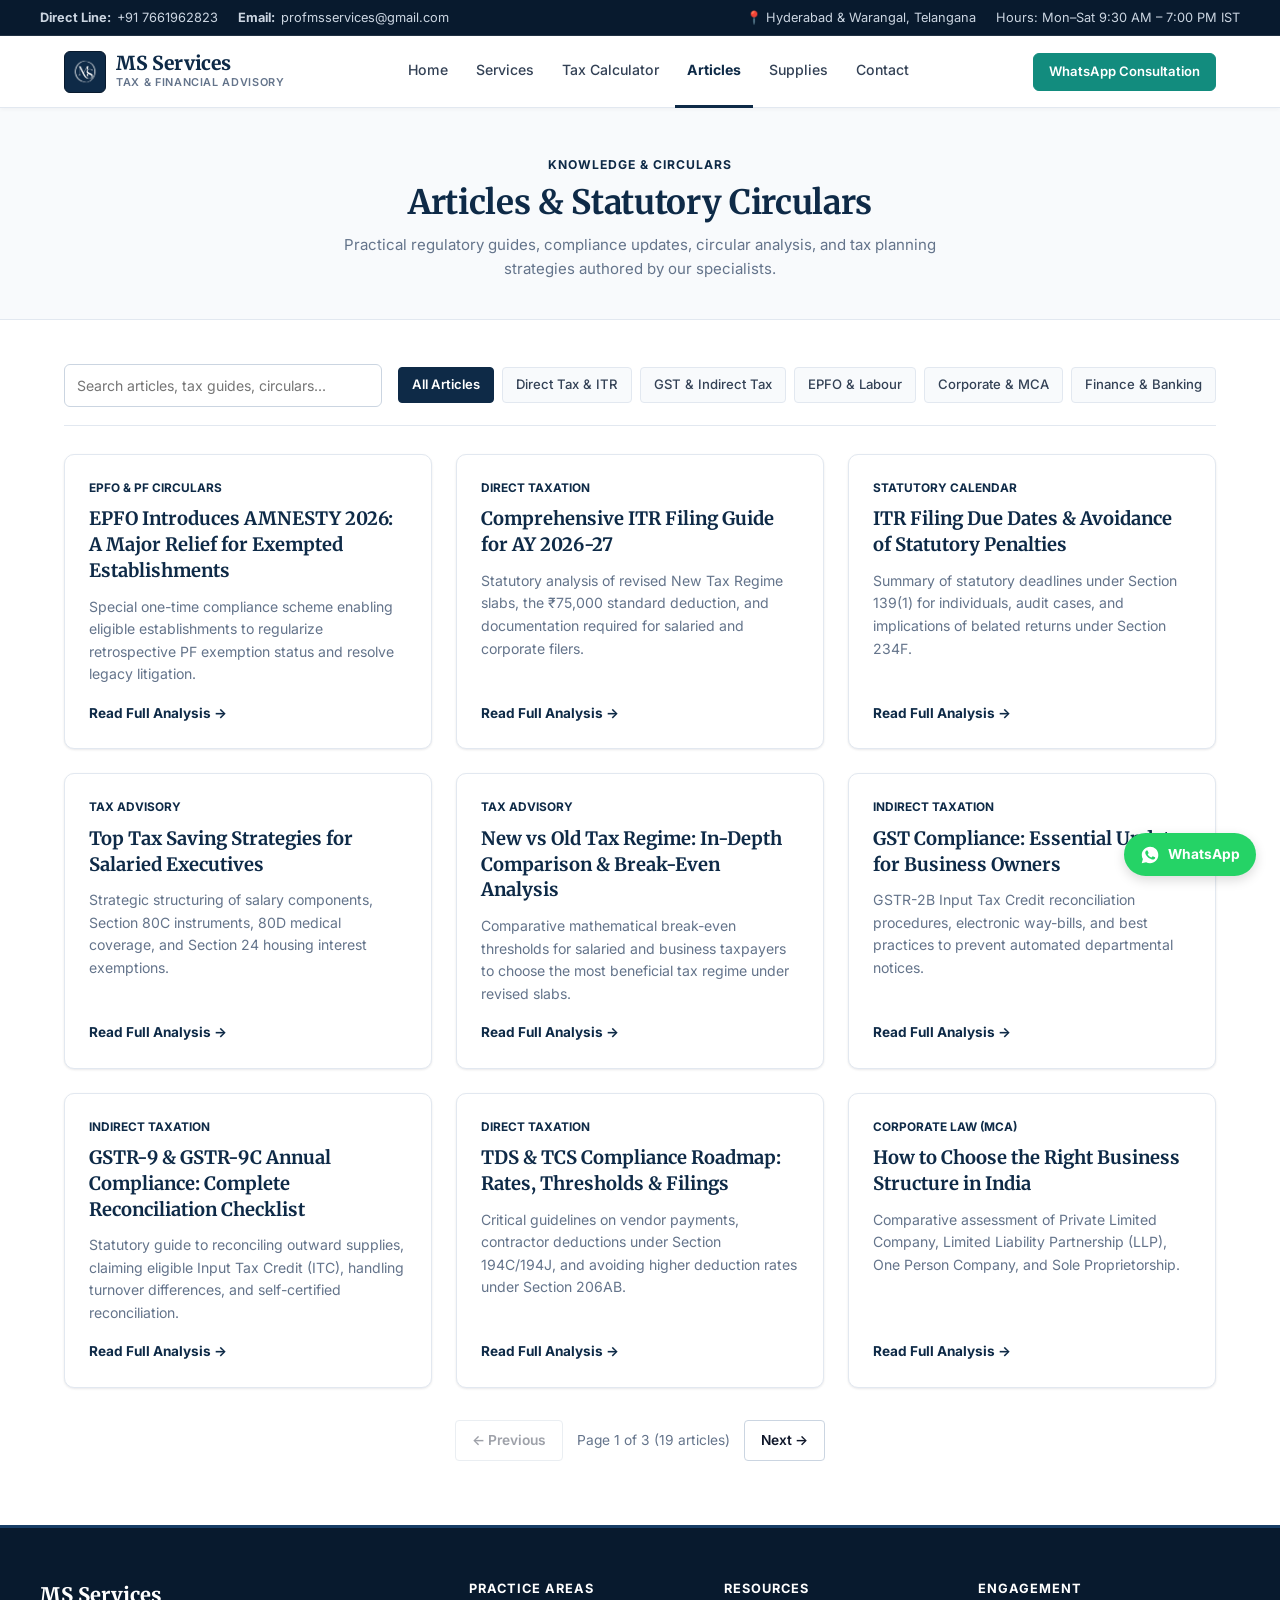
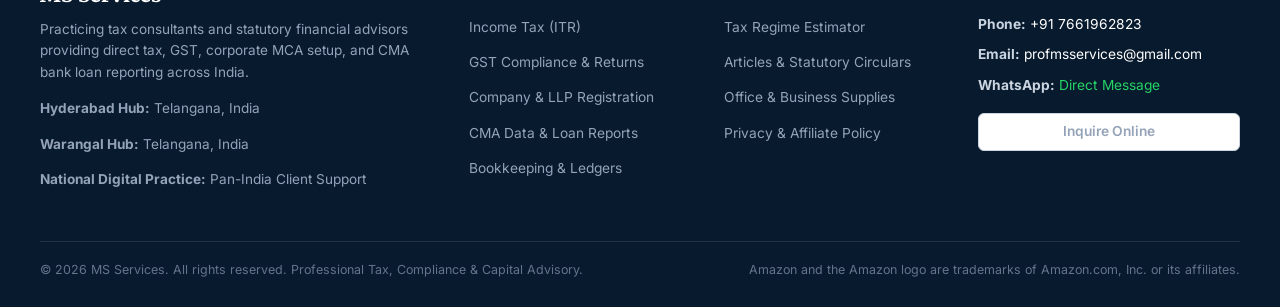
<file: Blog.html>
<!DOCTYPE html>
<html lang="en">
<head>
  <meta charset="UTF-8">
  <meta name="viewport" content="width=device-width, initial-scale=1.0">
  <title>Articles &amp; Statutory Circulars | MS Services</title>
  <meta name="description" content="Stay updated with practical guides, regulatory alerts, EPFO circulars, GST changes, and tax planning strategies from MS Services.">
  <meta name="keywords" content="MS Services blog, tax updates, EPFO amnesty 2026, GST guide, income tax filing AY 2026-27">
  <meta name="author" content="MS Services">
  <meta property="og:title" content="Articles &amp; Statutory Circulars | MS Services">
  <meta property="og:description" content="Regulatory updates, statutory deadlines, and tax-saving strategies.">
  <meta property="og:image" content="./logo.png">
  <meta property="og:url" content="https://msservices.co.in/Blog.html">
  <meta property="og:type" content="website">
  <link rel="icon" href="./images/favicon.ico?v=20260416" type="image/x-icon">
  <link rel="preconnect" href="https://fonts.googleapis.com">
  <link rel="preconnect" href="https://fonts.gstatic.com" crossorigin>
  <link href="https://fonts.googleapis.com/css2?family=Inter:wght@400;500;600;700&family=Merriweather:ital,wght@0,300;0,400;0,700;0,900;1,300;1,400&display=swap" rel="stylesheet">
  <link rel="stylesheet" href="style.css">
  <script async src="https://www.googletagmanager.com/gtag/js?id=G-9DPBVBZS5V"></script>
  <script>
    window.dataLayer = window.dataLayer || [];
    function gtag(){dataLayer.push(arguments);}
    gtag('js', new Date());
    gtag('config', 'G-9DPBVBZS5V');
  </script>
</head>
<body>

  <!-- TOP UTILITY BAR -->
  <div class="utility-bar">
    <div class="utility-inner">
      <div class="utility-left">
        <span class="utility-item">
          <strong>Direct Line:</strong> <a href="tel:+917661962823">+91 7661962823</a>
        </span>
        <span class="utility-item">
          <strong>Email:</strong> <a href="mailto:profmsservices@gmail.com">profmsservices@gmail.com</a>
        </span>
      </div>
      <div class="utility-right">
        <span class="utility-item">📍 Hyderabad &amp; Warangal, Telangana</span>
        <span class="utility-item">Hours: Mon–Sat 9:30 AM – 7:00 PM IST</span>
      </div>
    </div>
  </div>

  <!-- NAVIGATION HEADER -->
  <header class="site-header">
    <div class="header-inner">
      <a href="index.html" class="brand-logo" aria-label="MS Services Home">
        <span class="logo-box">
          <img src="logo.png" alt="MS Services logo">
        </span>
        <div class="brand-info">
          <span class="brand-name">MS Services</span>
          <span class="brand-sub">Tax &amp; Financial Advisory</span>
        </div>
      </a>

      <nav class="desktop-nav" aria-label="Primary Navigation">
        <a href="index.html">Home</a>
        <a href="services.html">Services</a>
        <a href="index.html#calculator">Tax Calculator</a>
        <a href="Blog.html" class="active">Articles</a>
        <a href="products.html">Supplies</a>
        <a href="contact.html">Contact</a>
      </nav>

      <div class="header-actions">
        <a href="https://wa.me/917661962823?text=Hi%20MS%20Services,%20I%20would%20like%20to%20consult%20regarding%20tax%20and%20compliance%20services." target="_blank" rel="noopener" class="btn btn-whatsapp btn-sm">
          <span>WhatsApp Consultation</span>
        </a>
        <button class="mobile-toggle" id="mobile-menu-toggle" aria-label="Toggle navigation menu" aria-expanded="false">
          <span class="bar"></span>
          <span class="bar"></span>
          <span class="bar"></span>
        </button>
      </div>
    </div>

    <!-- Mobile Drawer -->
    <div class="mobile-drawer" id="mobile-drawer" aria-hidden="true">
      <div class="mobile-nav-links">
        <a href="index.html">Home</a>
        <a href="services.html">Services</a>
        <a href="index.html#calculator">Tax Calculator</a>
        <a href="Blog.html" class="active">Articles</a>
        <a href="products.html">Supplies</a>
        <a href="contact.html">Contact</a>
      </div>
      <div class="mobile-drawer-cta">
        <a href="https://wa.me/917661962823" target="_blank" rel="noopener" class="btn btn-whatsapp btn-block">Quick WhatsApp Chat</a>
      </div>
    </div>
  </header>

  <!-- PAGE HEADER BANNER (Consistent across all pages) -->
  <section class="page-header-banner">
    <div class="page-header-banner-inner">
      <span class="page-banner-eyebrow">Knowledge &amp; Circulars</span>
      <h1 class="page-banner-title">Articles &amp; Statutory Circulars</h1>
      <p class="page-banner-desc">Practical regulatory guides, compliance updates, circular analysis, and tax planning strategies authored by our specialists.</p>
    </div>
  </section>

  <!-- PAGE CONTENT CONTAINER -->
  <main class="page-content-container" id="main-content">

    <!-- Search & Category Filters -->
    <div class="products-filter-bar articles-filter-bar">
      <div class="search-input-wrap">
        <input type="text" id="articles-search" class="search-field" placeholder="Search articles, tax guides, circulars..." aria-label="Search curated articles and circulars">
      </div>

      <div class="filter-pills-row" role="tablist" aria-label="Filter articles by category">
        <button type="button" class="article-filter-btn product-filter-btn active" data-filter="all">All Articles</button>
        <button type="button" class="article-filter-btn product-filter-btn" data-filter="tax">Direct Tax &amp; ITR</button>
        <button type="button" class="article-filter-btn product-filter-btn" data-filter="gst">GST &amp; Indirect Tax</button>
        <button type="button" class="article-filter-btn product-filter-btn" data-filter="epfo">EPFO &amp; Labour</button>
        <button type="button" class="article-filter-btn product-filter-btn" data-filter="corporate">Corporate &amp; MCA</button>
        <button type="button" class="article-filter-btn product-filter-btn" data-filter="finance">Finance &amp; Banking</button>
      </div>
    </div>

    <div class="blog-corporate-grid" id="articles-container" aria-label="Articles and circulars directory">
      <a class="blog-corporate-card" href="blog-detail.html?blog=epfo-amnesty-2026" data-blog-id="epfo-amnesty-2026" data-category="epfo">
        <div>
          <span class="blog-category-tag">EPFO &amp; PF Circulars</span>
          <h2>EPFO Introduces AMNESTY 2026: A Major Relief for Exempted Establishments</h2>
          <p style="font-size: 0.88rem; color: var(--text-muted); line-height: 1.6;">Special one-time compliance scheme enabling eligible establishments to regularize retrospective PF exemption status and resolve legacy litigation.</p>
        </div>
        <span class="blog-read-indicator">Read Full Analysis &rarr;</span>
      </a>

      <a class="blog-corporate-card" href="blog-detail.html?blog=itr-filing-ay-2026-27" data-blog-id="itr-filing-ay-2026-27" data-category="tax">
        <div>
          <span class="blog-category-tag">Direct Taxation</span>
          <h2>Comprehensive ITR Filing Guide for AY 2026-27</h2>
          <p style="font-size: 0.88rem; color: var(--text-muted); line-height: 1.6;">Statutory analysis of revised New Tax Regime slabs, the ₹75,000 standard deduction, and documentation required for salaried and corporate filers.</p>
        </div>
        <span class="blog-read-indicator">Read Full Analysis &rarr;</span>
      </a>

      <a class="blog-corporate-card" href="blog-detail.html?blog=itr-filing-due-date-ay-2026-27" data-blog-id="itr-filing-due-date-ay-2026-27" data-category="tax">
        <div>
          <span class="blog-category-tag">Statutory Calendar</span>
          <h2>ITR Filing Due Dates &amp; Avoidance of Statutory Penalties</h2>
          <p style="font-size: 0.88rem; color: var(--text-muted); line-height: 1.6;">Summary of statutory deadlines under Section 139(1) for individuals, audit cases, and implications of belated returns under Section 234F.</p>
        </div>
        <span class="blog-read-indicator">Read Full Analysis &rarr;</span>
      </a>

      <a class="blog-corporate-card" href="blog-detail.html?blog=tax-saving-tips" data-blog-id="tax-saving-tips" data-category="tax">
        <div>
          <span class="blog-category-tag">Tax Advisory</span>
          <h2>Top Tax Saving Strategies for Salaried Executives</h2>
          <p style="font-size: 0.88rem; color: var(--text-muted); line-height: 1.6;">Strategic structuring of salary components, Section 80C instruments, 80D medical coverage, and Section 24 housing interest exemptions.</p>
        </div>
        <span class="blog-read-indicator">Read Full Analysis &rarr;</span>
      </a>

      <a class="blog-corporate-card" href="blog-detail.html?blog=new-vs-old-tax-regime" data-blog-id="new-vs-old-tax-regime" data-category="tax">
        <div>
          <span class="blog-category-tag">Tax Advisory</span>
          <h2>New vs Old Tax Regime: In-Depth Comparison &amp; Break-Even Analysis</h2>
          <p style="font-size: 0.88rem; color: var(--text-muted); line-height: 1.6;">Comparative mathematical break-even thresholds for salaried and business taxpayers to choose the most beneficial tax regime under revised slabs.</p>
        </div>
        <span class="blog-read-indicator">Read Full Analysis &rarr;</span>
      </a>

      <a class="blog-corporate-card" href="blog-detail.html?blog=gst-compliance" data-blog-id="gst-compliance" data-category="gst">
        <div>
          <span class="blog-category-tag">Indirect Taxation</span>
          <h2>GST Compliance: Essential Updates for Business Owners</h2>
          <p style="font-size: 0.88rem; color: var(--text-muted); line-height: 1.6;">GSTR-2B Input Tax Credit reconciliation procedures, electronic way-bills, and best practices to prevent automated departmental notices.</p>
        </div>
        <span class="blog-read-indicator">Read Full Analysis &rarr;</span>
      </a>

      <a class="blog-corporate-card" href="blog-detail.html?blog=gstr-9-annual-return" data-blog-id="gstr-9-annual-return" data-category="gst">
        <div>
          <span class="blog-category-tag">Indirect Taxation</span>
          <h2>GSTR-9 &amp; GSTR-9C Annual Compliance: Complete Reconciliation Checklist</h2>
          <p style="font-size: 0.88rem; color: var(--text-muted); line-height: 1.6;">Statutory guide to reconciling outward supplies, claiming eligible Input Tax Credit (ITC), handling turnover differences, and self-certified reconciliation.</p>
        </div>
        <span class="blog-read-indicator">Read Full Analysis &rarr;</span>
      </a>

      <a class="blog-corporate-card" href="blog-detail.html?blog=tds-tcs-provisions-2026" data-blog-id="tds-tcs-provisions-2026" data-category="tax">
        <div>
          <span class="blog-category-tag">Direct Taxation</span>
          <h2>TDS &amp; TCS Compliance Roadmap: Rates, Thresholds &amp; Filings</h2>
          <p style="font-size: 0.88rem; color: var(--text-muted); line-height: 1.6;">Critical guidelines on vendor payments, contractor deductions under Section 194C/194J, and avoiding higher deduction rates under Section 206AB.</p>
        </div>
        <span class="blog-read-indicator">Read Full Analysis &rarr;</span>
      </a>

      <a class="blog-corporate-card" href="blog-detail.html?blog=business-incorporation" data-blog-id="business-incorporation" data-category="corporate">
        <div>
          <span class="blog-category-tag">Corporate Law (MCA)</span>
          <h2>How to Choose the Right Business Structure in India</h2>
          <p style="font-size: 0.88rem; color: var(--text-muted); line-height: 1.6;">Comparative assessment of Private Limited Company, Limited Liability Partnership (LLP), One Person Company, and Sole Proprietorship.</p>
        </div>
        <span class="blog-read-indicator">Read Full Analysis &rarr;</span>
      </a>

      <a class="blog-corporate-card" href="blog-detail.html?blog=llp-annual-filing" data-blog-id="llp-annual-filing" data-category="corporate">
        <div>
          <span class="blog-category-tag">Corporate Law (MCA)</span>
          <h2>LLP Annual Compliance: Form 11 and Form 8 Mandatory Filings</h2>
          <p style="font-size: 0.88rem; color: var(--text-muted); line-height: 1.6;">Critical deadlines for MCA V3 compliance, statutory disclosures, digital signature requirements, and the revised graded penalty framework for LLPs.</p>
        </div>
        <span class="blog-read-indicator">Read Full Analysis &rarr;</span>
      </a>

      <a class="blog-corporate-card" href="blog-detail.html?blog=section-43bh-msme-compliance" data-blog-id="section-43bh-msme-compliance" data-category="finance">
        <div>
          <span class="blog-category-tag">Statutory Compliance</span>
          <h2>Section 43B(h) MSME 45-Day Payment Rule: Practical Guide for Buyers</h2>
          <p style="font-size: 0.88rem; color: var(--text-muted); line-height: 1.6;">Key implications of Section 43B(h) on income tax deductibility, vendor Udyam classification, written payment agreements, and financial year-end provisions.</p>
        </div>
        <span class="blog-read-indicator">Read Full Analysis &rarr;</span>
      </a>

      <a class="blog-corporate-card" href="blog-detail.html?blog=cma-data-bank-loans" data-blog-id="cma-data-bank-loans" data-category="finance">
        <div>
          <span class="blog-category-tag">Project Finance &amp; CMA</span>
          <h2>Preparing CMA Data for Bank Loan Sanctions: What Bankers Evaluate</h2>
          <p style="font-size: 0.88rem; color: var(--text-muted); line-height: 1.6;">Comprehensive guide to structuring operating statements, fund flow analysis, current ratio projections, and DSCR metrics for term loan approvals.</p>
        </div>
        <span class="blog-read-indicator">Read Full Analysis &rarr;</span>
      </a>

      <a class="blog-corporate-card" href="blog-detail.html?blog=financial-planning" data-blog-id="financial-planning" data-category="tax">
        <div>
          <span class="blog-category-tag">Presumptive Tax</span>
          <h2>Understanding Section 44ADA Presumptive Tax for Professionals</h2>
          <p style="font-size: 0.88rem; color: var(--text-muted); line-height: 1.6;">Statutory provisions enabling consultants, engineers, software specialists, and doctors to declare 50% gross receipts without detailed books.</p>
        </div>
        <span class="blog-read-indicator">Read Full Analysis &rarr;</span>
      </a>

      <a class="blog-corporate-card" href="blog-detail.html?blog=income-tax-filing" data-blog-id="income-tax-filing" data-category="tax">
        <div>
          <span class="blog-category-tag">Filing Rectification</span>
          <h2>Common Tax Filing Errors That Trigger Scrutiny Notices</h2>
          <p style="font-size: 0.88rem; color: var(--text-muted); line-height: 1.6;">AIS and 26AS reporting mismatches, unearned interest oversights, and practical methods to respond to Section 143(1) intimations.</p>
        </div>
        <span class="blog-read-indicator">Read Full Analysis &rarr;</span>
      </a>

      <a class="blog-corporate-card" href="blog-detail.html?blog=accounting-internal-controls" data-blog-id="accounting-internal-controls" data-category="finance">
        <div>
          <span class="blog-category-tag">Accounting &amp; Audit</span>
          <h2>Bookkeeping Best Practices &amp; Financial Controls for Growing Enterprises</h2>
          <p style="font-size: 0.88rem; color: var(--text-muted); line-height: 1.6;">Establishing systematic ledgers, weekly bank reconciliations, automated payroll deductions, and clean audit trails for statutory compliance.</p>
        </div>
        <span class="blog-read-indicator">Read Full Analysis &rarr;</span>
      </a>

      <a class="blog-corporate-card" href="blog-detail.html?blog=epfo-withdrawal-changes" data-blog-id="epfo-withdrawal-changes" data-category="epfo">
        <div>
          <span class="blog-category-tag">EPFO &amp; PF Circulars</span>
          <h2>EPFO Withdrawal Rule Changes &amp; Simplified Claim Categories</h2>
          <p style="font-size: 0.88rem; color: var(--text-muted); line-height: 1.6;">Key reforms in EPFO partial withdrawals, 12-month minimum service requirement, 25% minimum balance rule, and revised settlement timelines.</p>
        </div>
        <span class="blog-read-indicator">Read Full Analysis &rarr;</span>
      </a>

      <a class="blog-corporate-card" href="blog-detail.html?blog=startup-funding" data-blog-id="startup-funding" data-category="corporate">
        <div>
          <span class="blog-category-tag">Startups &amp; Capital</span>
          <h2>Startup India Seed Fund &amp; Capital Structuring for Founders</h2>
          <p style="font-size: 0.88rem; color: var(--text-muted); line-height: 1.6;">DPIIT startup recognition benefits, Seed Fund Scheme eligibility, compliance milestones, and debt-equity structuring for emerging ventures.</p>
        </div>
        <span class="blog-read-indicator">Read Full Analysis &rarr;</span>
      </a>

      <a class="blog-corporate-card" href="blog-detail.html?blog=nse-ipo" data-blog-id="nse-ipo" data-category="finance">
        <div>
          <span class="blog-category-tag">Capital Markets</span>
          <h2>NSE IPO: Critical Metrics for Investors &amp; Corporates</h2>
          <p style="font-size: 0.88rem; color: var(--text-muted); line-height: 1.6;">Valuation considerations, regulatory governance milestones, and commercial significance for Indian financial exchanges.</p>
        </div>
        <span class="blog-read-indicator">Read Full Analysis &rarr;</span>
      </a>

      <a class="blog-corporate-card" href="blog-detail.html?blog=world-bank-climate-finance-target" data-blog-id="world-bank-climate-finance-target" data-category="finance">
        <div>
          <span class="blog-category-tag">Global Finance</span>
          <h2>World Bank Climate Finance Targets &amp; ESG Trends for Enterprises</h2>
          <p style="font-size: 0.88rem; color: var(--text-muted); line-height: 1.6;">Analysis of international multilateral climate commitments, ESG disclosure requirements, and implications for domestic infrastructure lending.</p>
        </div>
        <span class="blog-read-indicator">Read Full Analysis &rarr;</span>
      </a>
    </div>

    <!-- Articles Pagination (Same style & functionality as supplies) -->
    <nav id="articles-pagination" class="pagination-row" aria-label="Articles pagination" hidden></nav>
  </main>

  <!-- FOOTER -->
  <footer class="site-footer">
    <div class="footer-inner">
      <div class="footer-top-grid">
        <div class="footer-brand">
          <h3>MS Services</h3>
          <p>Practicing tax consultants and statutory financial advisors providing direct tax, GST, corporate MCA setup, and CMA bank loan reporting across India.</p>
          <div class="footer-offices-box">
            <p><strong>Hyderabad Hub:</strong> Telangana, India</p>
            <p><strong>Warangal Hub:</strong> Telangana, India</p>
            <p style="margin-top: 4px;"><strong>National Digital Practice:</strong> Pan-India Client Support</p>
          </div>
        </div>

        <div class="footer-col-nav">
          <h4>Practice Areas</h4>
          <ul>
            <li><a href="services.html?service=it-filings">Income Tax (ITR)</a></li>
            <li><a href="services.html?service=gst-filings">GST Compliance &amp; Returns</a></li>
            <li><a href="services.html?service=incorporation">Company &amp; LLP Registration</a></li>
            <li><a href="services.html?service=project-reporting">CMA Data &amp; Loan Reports</a></li>
            <li><a href="services.html?service=accounting-bookkeeping">Bookkeeping &amp; Ledgers</a></li>
          </ul>
        </div>

        <div class="footer-col-nav">
          <h4>Resources</h4>
          <ul>
            <li><a href="index.html#calculator">Tax Regime Estimator</a></li>
            <li><a href="Blog.html">Articles &amp; Statutory Circulars</a></li>
            <li><a href="products.html">Office &amp; Business Supplies</a></li>
            <li><a href="privacy-policy.html">Privacy &amp; Affiliate Policy</a></li>
          </ul>
        </div>

        <div class="footer-col-nav">
          <h4>Engagement</h4>
          <p style="font-size: 0.86rem; color: #cbd5e1; margin-bottom: 8px;"><strong>Phone:</strong> <a href="tel:+917661962823" style="color:#ffffff;">+91 7661962823</a></p>
          <p style="font-size: 0.86rem; color: #cbd5e1; margin-bottom: 8px;"><strong>Email:</strong> <a href="mailto:profmsservices@gmail.com" style="color:#ffffff;">profmsservices@gmail.com</a></p>
          <p style="font-size: 0.86rem; color: #cbd5e1; margin-bottom: 16px;"><strong>WhatsApp:</strong> <a href="https://wa.me/917661962823" target="_blank" rel="noopener" style="color:#25d366;">Direct Message</a></p>
          <a href="contact.html" class="btn btn-secondary btn-sm btn-block">Inquire Online</a>
        </div>
      </div>

      <div class="footer-bottom-bar">
        <p>&copy; 2026 MS Services. All rights reserved. Professional Tax, Compliance &amp; Capital Advisory.</p>
        <p>Amazon and the Amazon logo are trademarks of Amazon.com, Inc. or its affiliates.</p>
      </div>
    </div>
  </footer>

  <!-- Floating WhatsApp CTA (Refined) -->
  <a href="https://wa.me/917661962823?text=Hi%20MS%20Services,%20I%20would%20like%20to%20consult%20regarding%20tax%20and%20compliance%20services." target="_blank" rel="noopener" class="floating-whatsapp" aria-label="WhatsApp Consultation">
    <svg viewBox="0 0 24 24" aria-hidden="true" fill="currentColor">
      <path d="M12.04 2c-5.46 0-9.91 4.45-9.91 9.91 0 1.75.46 3.45 1.32 4.95L2.05 22l5.25-1.38c1.45.79 3.08 1.21 4.74 1.21 5.46 0 9.91-4.45 9.91-9.91 0-2.65-1.03-5.14-2.9-7.01A9.82 9.82 0 0012.04 2zm5.79 14.07c-.24.68-1.4 1.25-1.93 1.29-.49.03-1.12.05-1.81-.11-.42-.11-.96-.31-1.66-.61-2.9-1.25-4.79-4.15-4.94-4.35-.15-.2-1.18-1.56-1.18-2.97 0-1.41.75-2.11 1.01-2.4.26-.29.58-.36.78-.36.19 0 .39 0 .56.01.18.01.43-.07.67.51.24.58.83 2.03.91 2.18.07.15.12.33.02.53-.1.2-.15.33-.3.5-.15.18-.32.4-.45.54-.15.15-.3.31-.13.61.17.29.76 1.25 1.63 2.02 1.12.99 2.07 1.3 2.36 1.45.29.15.46.12.63-.07.17-.2.74-.86.94-1.15.2-.29.4-.24.67-.14.27.1 1.72.81 2.02.96.3.15.5.22.57.35.07.12.07.7-.17 1.38z"/>
    </svg>
    <span>WhatsApp</span>
  </a>

  <script src="script.js"></script>
  <script src="articles-loader.js"></script>
</body>
</html>
</file>
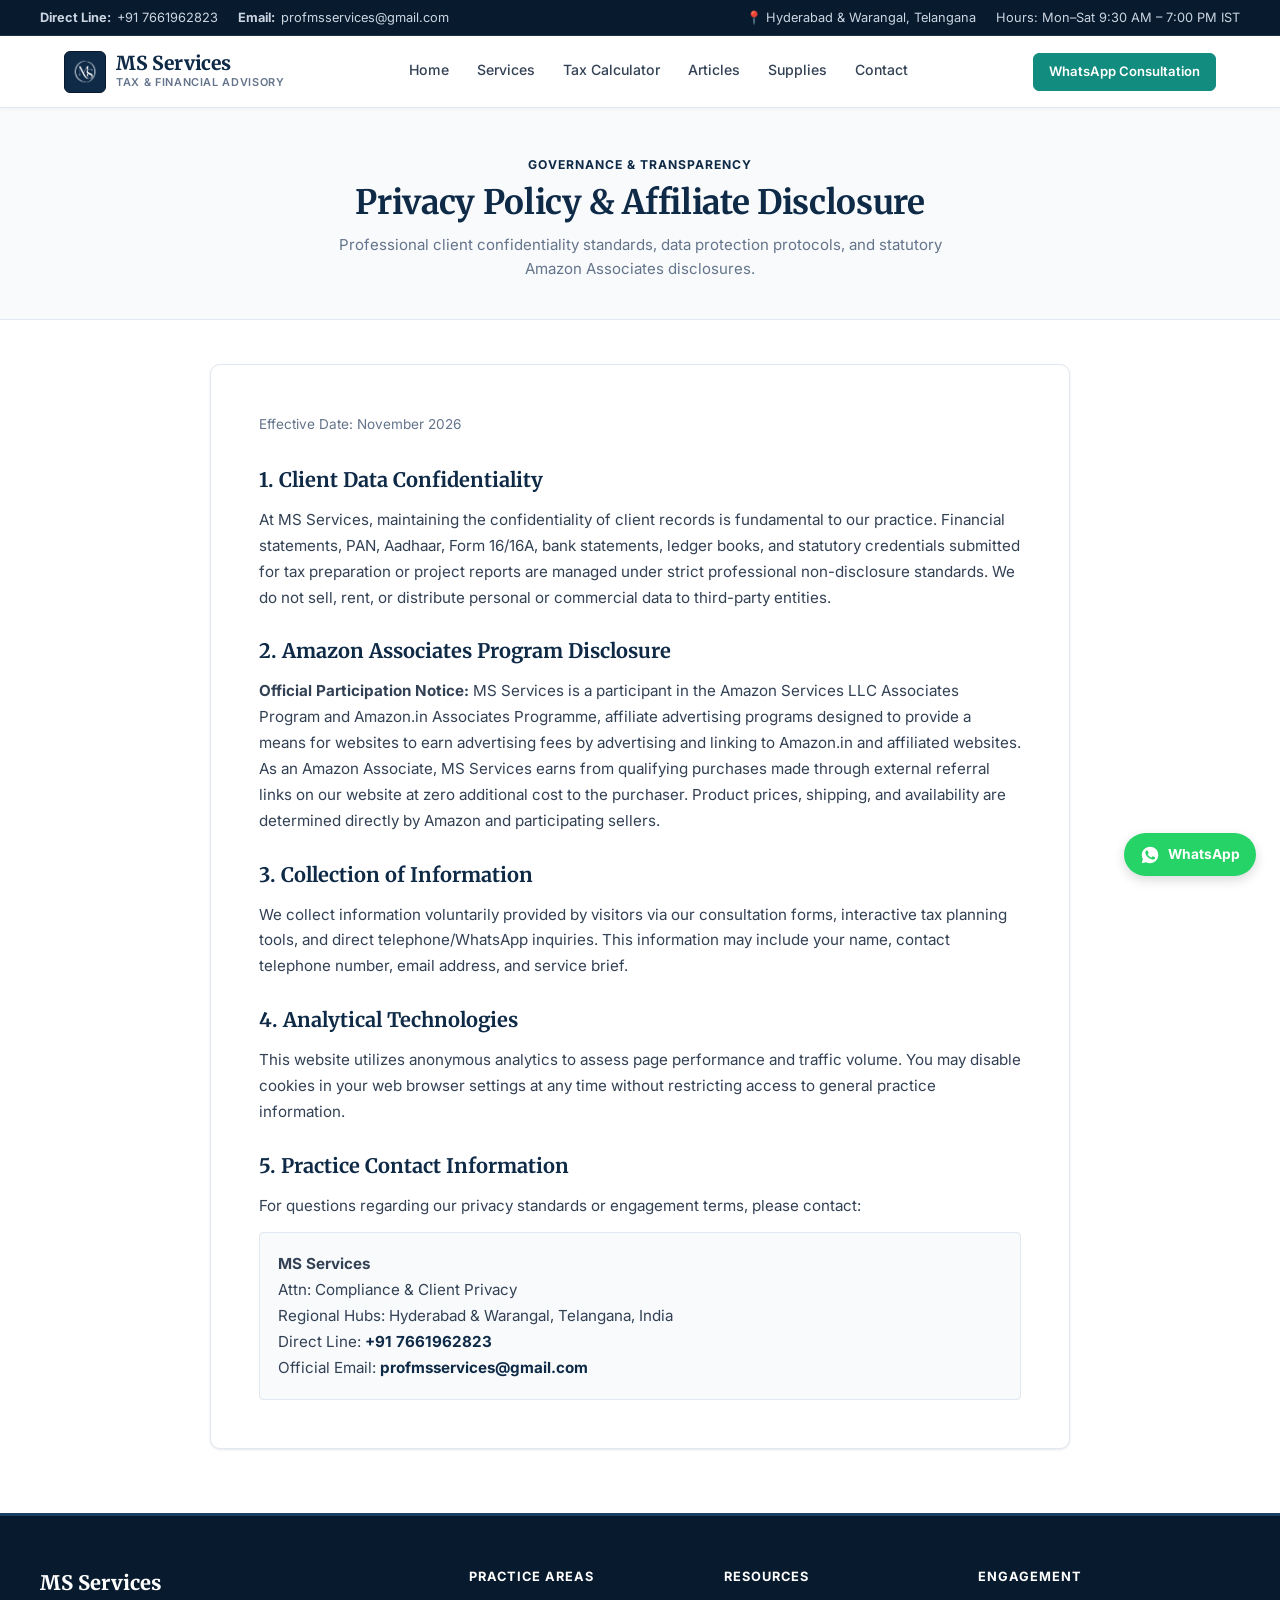
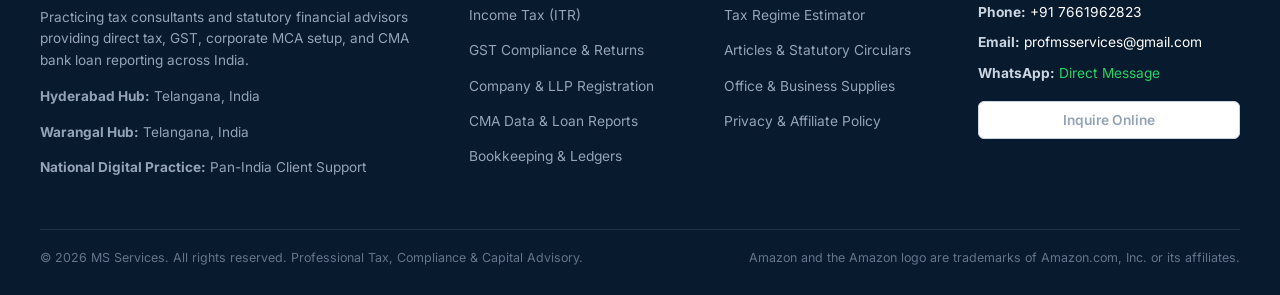
<file: privacy-policy.html>
<!DOCTYPE html>
<html lang="en">
<head>
  <meta charset="UTF-8">
  <meta name="viewport" content="width=device-width, initial-scale=1.0">
  <title>Privacy Policy &amp; Affiliate Disclosure | MS Services</title>
  <meta name="description" content="MS Services Privacy Policy, client data confidentiality standards, and official Amazon Associates affiliate program disclosures.">
  <meta name="author" content="MS Services">
  <meta property="og:title" content="Privacy Policy &amp; Affiliate Disclosure | MS Services">
  <meta property="og:description" content="Privacy policy and data governance practices at MS Services.">
  <meta property="og:image" content="./logo.png">
  <meta property="og:url" content="https://msservices.co.in/privacy-policy.html">
  <meta property="og:type" content="website">
  <link rel="icon" href="./images/favicon.ico?v=20260416" type="image/x-icon">
  <link rel="preconnect" href="https://fonts.googleapis.com">
  <link rel="preconnect" href="https://fonts.gstatic.com" crossorigin>
  <link href="https://fonts.googleapis.com/css2?family=Inter:wght@400;500;600;700&family=Merriweather:ital,wght@0,300;0,400;0,700;0,900;1,300;1,400&display=swap" rel="stylesheet">
  <link rel="stylesheet" href="style.css">
  <script async src="https://www.googletagmanager.com/gtag/js?id=G-9DPBVBZS5V"></script>
  <script>
    window.dataLayer = window.dataLayer || [];
    function gtag(){dataLayer.push(arguments);}
    gtag('js', new Date());
    gtag('config', 'G-9DPBVBZS5V');
  </script>
</head>
<body>

  <!-- TOP UTILITY BAR -->
  <div class="utility-bar">
    <div class="utility-inner">
      <div class="utility-left">
        <span class="utility-item">
          <strong>Direct Line:</strong> <a href="tel:+917661962823">+91 7661962823</a>
        </span>
        <span class="utility-item">
          <strong>Email:</strong> <a href="mailto:profmsservices@gmail.com">profmsservices@gmail.com</a>
        </span>
      </div>
      <div class="utility-right">
        <span class="utility-item">📍 Hyderabad &amp; Warangal, Telangana</span>
        <span class="utility-item">Hours: Mon–Sat 9:30 AM – 7:00 PM IST</span>
      </div>
    </div>
  </div>

  <!-- NAVIGATION HEADER -->
  <header class="site-header">
    <div class="header-inner">
      <a href="index.html" class="brand-logo" aria-label="MS Services Home">
        <span class="logo-box">
          <img src="logo.png" alt="MS Services logo">
        </span>
        <div class="brand-info">
          <span class="brand-name">MS Services</span>
          <span class="brand-sub">Tax &amp; Financial Advisory</span>
        </div>
      </a>

      <nav class="desktop-nav" aria-label="Primary Navigation">
        <a href="index.html">Home</a>
        <a href="services.html">Services</a>
        <a href="index.html#calculator">Tax Calculator</a>
        <a href="Blog.html">Articles</a>
        <a href="products.html">Supplies</a>
        <a href="contact.html">Contact</a>
      </nav>

      <div class="header-actions">
        <a href="https://wa.me/917661962823?text=Hi%20MS%20Services,%20I%20would%20like%20to%20consult%20regarding%20tax%20and%20compliance%20services." target="_blank" rel="noopener" class="btn btn-whatsapp btn-sm">
          <span>WhatsApp Consultation</span>
        </a>
        <button class="mobile-toggle" id="mobile-menu-toggle" aria-label="Toggle navigation menu" aria-expanded="false">
          <span class="bar"></span>
          <span class="bar"></span>
          <span class="bar"></span>
        </button>
      </div>
    </div>

    <!-- Mobile Drawer -->
    <div class="mobile-drawer" id="mobile-drawer" aria-hidden="true">
      <div class="mobile-nav-links">
        <a href="index.html">Home</a>
        <a href="services.html">Services</a>
        <a href="index.html#calculator">Tax Calculator</a>
        <a href="Blog.html">Articles</a>
        <a href="products.html">Supplies</a>
        <a href="contact.html">Contact</a>
      </div>
      <div class="mobile-drawer-cta">
        <a href="https://wa.me/917661962823" target="_blank" rel="noopener" class="btn btn-whatsapp btn-block">Quick WhatsApp Chat</a>
      </div>
    </div>
  </header>

  <!-- PAGE HEADER BANNER (Consistent across all pages) -->
  <section class="page-header-banner">
    <div class="page-header-banner-inner">
      <span class="page-banner-eyebrow">Governance &amp; Transparency</span>
      <h1 class="page-banner-title">Privacy Policy &amp; Affiliate Disclosure</h1>
      <p class="page-banner-desc">Professional client confidentiality standards, data protection protocols, and statutory Amazon Associates disclosures.</p>
    </div>
  </section>

  <!-- PAGE CONTENT CONTAINER -->
  <main class="page-content-container" id="main-content">
    <article style="max-width: 860px; margin: 0 auto; background: #ffffff; border: 1px solid var(--border-hairline); border-radius: var(--radius-md); padding: 48px; box-shadow: var(--shadow-subtle);">
      <p style="font-size:0.85rem; color:var(--text-muted); margin-bottom: 28px;">Effective Date: November 2026</p>

      <div style="font-size: 0.95rem; line-height: 1.7; color: var(--text-body);">
        <h2 style="font-family: var(--font-serif); font-size: 1.25rem; color: var(--navy-primary); margin: 24px 0 10px;">1. Client Data Confidentiality</h2>
        <p>At MS Services, maintaining the confidentiality of client records is fundamental to our practice. Financial statements, PAN, Aadhaar, Form 16/16A, bank statements, ledger books, and statutory credentials submitted for tax preparation or project reports are managed under strict professional non-disclosure standards. We do not sell, rent, or distribute personal or commercial data to third-party entities.</p>

        <h2 style="font-family: var(--font-serif); font-size: 1.25rem; color: var(--navy-primary); margin: 24px 0 10px;">2. Amazon Associates Program Disclosure</h2>
        <p><strong>Official Participation Notice:</strong> MS Services is a participant in the Amazon Services LLC Associates Program and Amazon.in Associates Programme, affiliate advertising programs designed to provide a means for websites to earn advertising fees by advertising and linking to Amazon.in and affiliated websites.</p>
        <p>As an Amazon Associate, MS Services earns from qualifying purchases made through external referral links on our website at zero additional cost to the purchaser. Product prices, shipping, and availability are determined directly by Amazon and participating sellers.</p>

        <h2 style="font-family: var(--font-serif); font-size: 1.25rem; color: var(--navy-primary); margin: 24px 0 10px;">3. Collection of Information</h2>
        <p>We collect information voluntarily provided by visitors via our consultation forms, interactive tax planning tools, and direct telephone/WhatsApp inquiries. This information may include your name, contact telephone number, email address, and service brief.</p>

        <h2 style="font-family: var(--font-serif); font-size: 1.25rem; color: var(--navy-primary); margin: 24px 0 10px;">4. Analytical Technologies</h2>
        <p>This website utilizes anonymous analytics to assess page performance and traffic volume. You may disable cookies in your web browser settings at any time without restricting access to general practice information.</p>

        <h2 style="font-family: var(--font-serif); font-size: 1.25rem; color: var(--navy-primary); margin: 24px 0 10px;">5. Practice Contact Information</h2>
        <p>For questions regarding our privacy standards or engagement terms, please contact:</p>
        <div style="background-color: var(--bg-subtle); border: 1px solid var(--border-hairline); border-radius: var(--radius-xs); padding: 18px; margin-top: 14px;">
          <p><strong>MS Services</strong><br>
          Attn: Compliance &amp; Client Privacy<br>
          Regional Hubs: Hyderabad &amp; Warangal, Telangana, India<br>
          Direct Line: <a href="tel:+917661962823" style="color:var(--navy-primary); font-weight:700;">+91 7661962823</a><br>
          Official Email: <a href="mailto:profmsservices@gmail.com" style="color:var(--navy-primary); font-weight:700;">profmsservices@gmail.com</a></p>
        </div>
      </div>
    </article>
  </main>

  <!-- FOOTER -->
  <footer class="site-footer">
    <div class="footer-inner">
      <div class="footer-top-grid">
        <div class="footer-brand">
          <h3>MS Services</h3>
          <p>Practicing tax consultants and statutory financial advisors providing direct tax, GST, corporate MCA setup, and CMA bank loan reporting across India.</p>
          <div class="footer-offices-box">
            <p><strong>Hyderabad Hub:</strong> Telangana, India</p>
            <p><strong>Warangal Hub:</strong> Telangana, India</p>
            <p style="margin-top: 4px;"><strong>National Digital Practice:</strong> Pan-India Client Support</p>
          </div>
        </div>

        <div class="footer-col-nav">
          <h4>Practice Areas</h4>
          <ul>
            <li><a href="services.html?service=it-filings">Income Tax (ITR)</a></li>
            <li><a href="services.html?service=gst-filings">GST Compliance &amp; Returns</a></li>
            <li><a href="services.html?service=incorporation">Company &amp; LLP Registration</a></li>
            <li><a href="services.html?service=project-reporting">CMA Data &amp; Loan Reports</a></li>
            <li><a href="services.html?service=accounting-bookkeeping">Bookkeeping &amp; Ledgers</a></li>
          </ul>
        </div>

        <div class="footer-col-nav">
          <h4>Resources</h4>
          <ul>
            <li><a href="index.html#calculator">Tax Regime Estimator</a></li>
            <li><a href="Blog.html">Articles &amp; Statutory Circulars</a></li>
            <li><a href="products.html">Office &amp; Business Supplies</a></li>
            <li><a href="privacy-policy.html">Privacy &amp; Affiliate Policy</a></li>
          </ul>
        </div>

        <div class="footer-col-nav">
          <h4>Engagement</h4>
          <p style="font-size: 0.86rem; color: #cbd5e1; margin-bottom: 8px;"><strong>Phone:</strong> <a href="tel:+917661962823" style="color:#ffffff;">+91 7661962823</a></p>
          <p style="font-size: 0.86rem; color: #cbd5e1; margin-bottom: 8px;"><strong>Email:</strong> <a href="mailto:profmsservices@gmail.com" style="color:#ffffff;">profmsservices@gmail.com</a></p>
          <p style="font-size: 0.86rem; color: #cbd5e1; margin-bottom: 16px;"><strong>WhatsApp:</strong> <a href="https://wa.me/917661962823" target="_blank" rel="noopener" style="color:#25d366;">Direct Message</a></p>
          <a href="contact.html" class="btn btn-secondary btn-sm btn-block">Inquire Online</a>
        </div>
      </div>

      <div class="footer-bottom-bar">
        <p>&copy; 2026 MS Services. All rights reserved. Professional Tax, Compliance &amp; Capital Advisory.</p>
        <p>Amazon and the Amazon logo are trademarks of Amazon.com, Inc. or its affiliates.</p>
      </div>
    </div>
  </footer>

  <!-- Floating WhatsApp CTA (Refined) -->
  <a href="https://wa.me/917661962823?text=Hi%20MS%20Services,%20I%20would%20like%20to%20consult%20regarding%20tax%20and%20compliance%20services." target="_blank" rel="noopener" class="floating-whatsapp" aria-label="WhatsApp Consultation">
    <svg viewBox="0 0 24 24" aria-hidden="true" fill="currentColor">
      <path d="M12.04 2c-5.46 0-9.91 4.45-9.91 9.91 0 1.75.46 3.45 1.32 4.95L2.05 22l5.25-1.38c1.45.79 3.08 1.21 4.74 1.21 5.46 0 9.91-4.45 9.91-9.91 0-2.65-1.03-5.14-2.9-7.01A9.82 9.82 0 0012.04 2zm5.79 14.07c-.24.68-1.4 1.25-1.93 1.29-.49.03-1.12.05-1.81-.11-.42-.11-.96-.31-1.66-.61-2.9-1.25-4.79-4.15-4.94-4.35-.15-.2-1.18-1.56-1.18-2.97 0-1.41.75-2.11 1.01-2.4.26-.29.58-.36.78-.36.19 0 .39 0 .56.01.18.01.43-.07.67.51.24.58.83 2.03.91 2.18.07.15.12.33.02.53-.1.2-.15.33-.3.5-.15.18-.32.4-.45.54-.15.15-.3.31-.13.61.17.29.76 1.25 1.63 2.02 1.12.99 2.07 1.3 2.36 1.45.29.15.46.12.63-.07.17-.2.74-.86.94-1.15.2-.29.4-.24.67-.14.27.1 1.72.81 2.02.96.3.15.5.22.57.35.07.12.07.7-.17 1.38z"/>
    </svg>
    <span>WhatsApp</span>
  </a>

  <script src="script.js"></script>
</body>
</html>
</file>
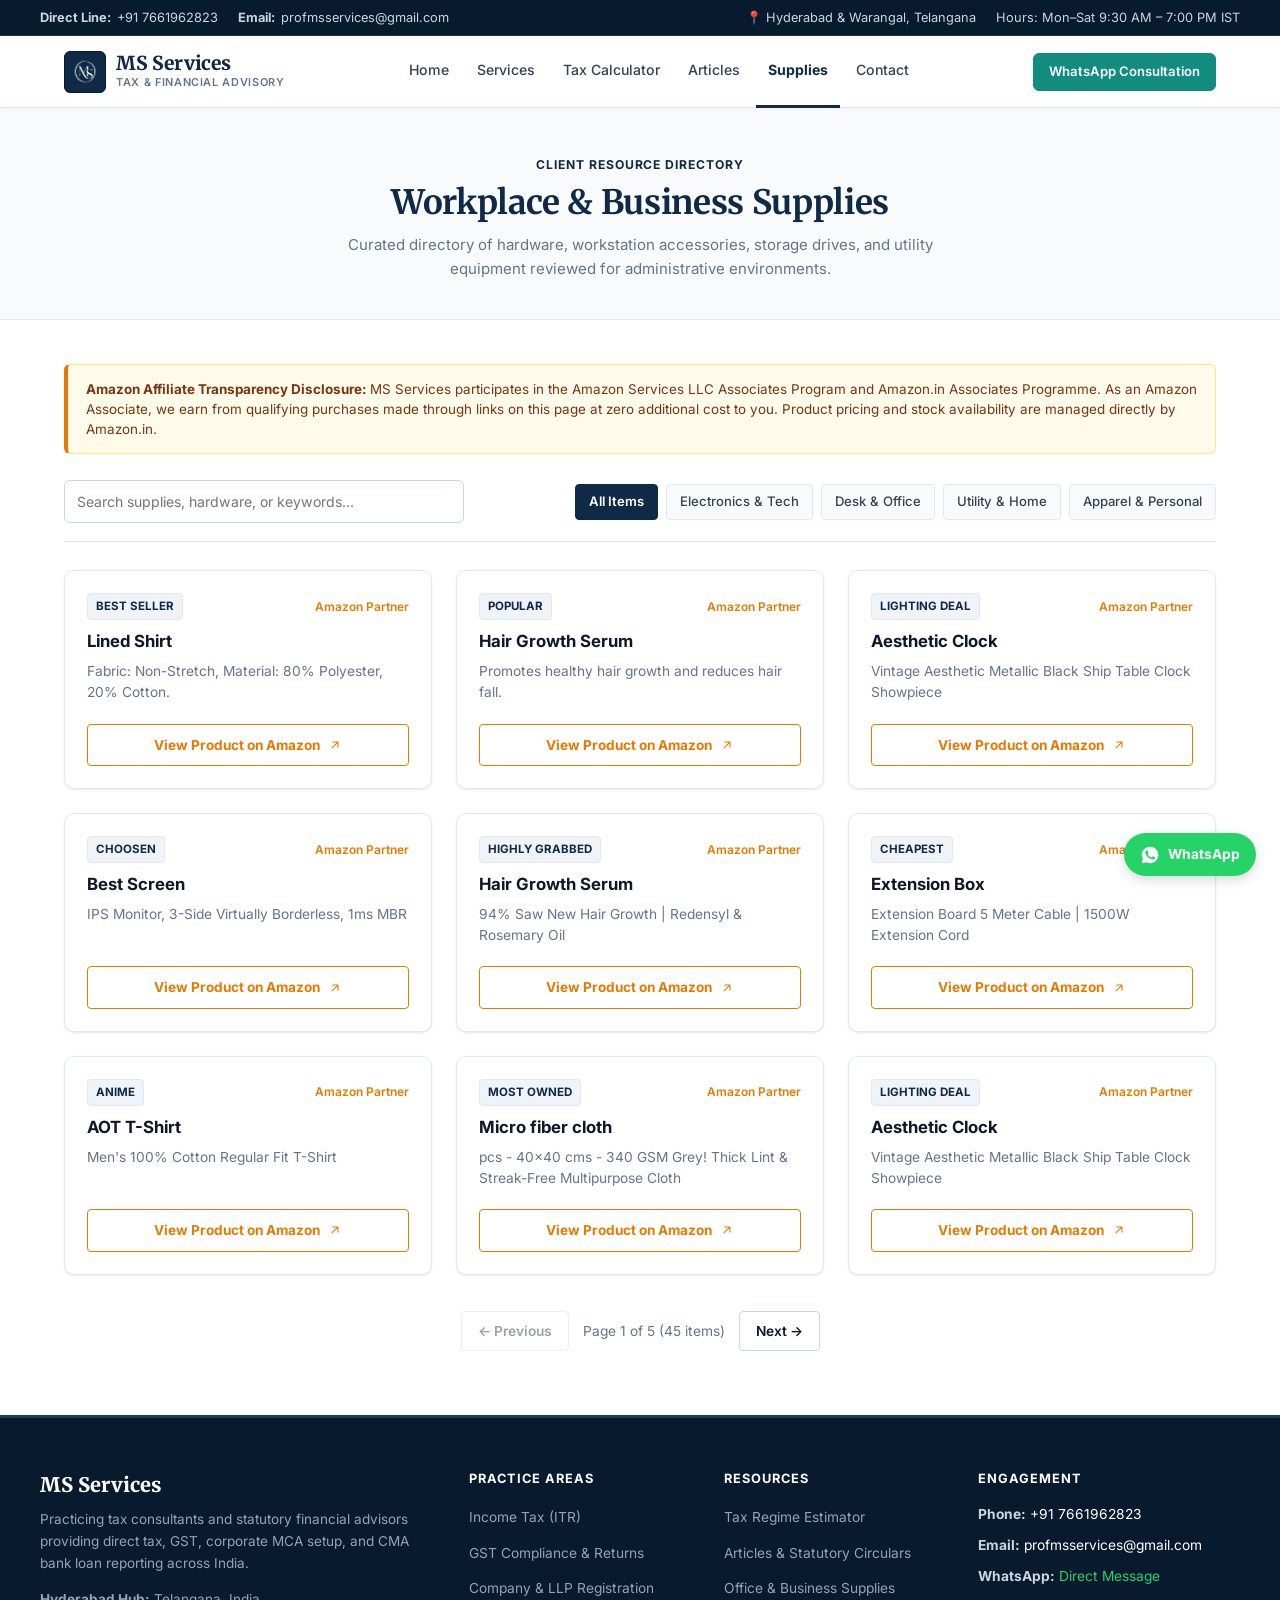
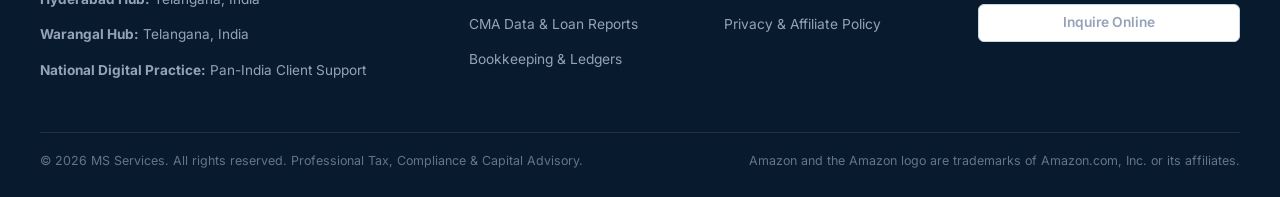
<file: products.html>
<!DOCTYPE html>
<html lang="en">
<head>
  <meta charset="UTF-8">
  <meta name="viewport" content="width=device-width, initial-scale=1.0">
  <title>Workplace Supplies &amp; Equipment | MS Services</title>
  <meta name="description" content="Curated office hardware, electronic accessories, storage drives, and workplace essentials from MS Services with direct Amazon partner links.">
  <meta name="robots" content="index, follow">
  <meta property="og:title" content="Workplace Supplies &amp; Equipment | MS Services">
  <meta property="og:description" content="Handpicked tools, electronics, desk equipment, and essentials curated by MS Services.">
  <meta property="og:image" content="./logo.png">
  <meta property="og:url" content="https://msservices.co.in/products.html">
  <meta property="og:type" content="website">
  <link rel="icon" href="./images/favicon.ico?v=20260416" type="image/x-icon">
  <link rel="preconnect" href="https://fonts.googleapis.com">
  <link rel="preconnect" href="https://fonts.gstatic.com" crossorigin>
  <link href="https://fonts.googleapis.com/css2?family=Inter:wght@400;500;600;700&family=Merriweather:ital,wght@0,300;0,400;0,700;0,900;1,300;1,400&display=swap" rel="stylesheet">
  <link rel="stylesheet" href="style.css">
  <script async src="https://www.googletagmanager.com/gtag/js?id=G-9DPBVBZS5V"></script>
  <script>
    window.dataLayer = window.dataLayer || [];
    function gtag(){dataLayer.push(arguments);}
    gtag('js', new Date());
    gtag('config', 'G-9DPBVBZS5V');
  </script>
</head>
<body>

  <!-- TOP UTILITY BAR -->
  <div class="utility-bar">
    <div class="utility-inner">
      <div class="utility-left">
        <span class="utility-item">
          <strong>Direct Line:</strong> <a href="tel:+917661962823">+91 7661962823</a>
        </span>
        <span class="utility-item">
          <strong>Email:</strong> <a href="mailto:profmsservices@gmail.com">profmsservices@gmail.com</a>
        </span>
      </div>
      <div class="utility-right">
        <span class="utility-item">📍 Hyderabad &amp; Warangal, Telangana</span>
        <span class="utility-item">Hours: Mon–Sat 9:30 AM – 7:00 PM IST</span>
      </div>
    </div>
  </div>

  <!-- NAVIGATION HEADER -->
  <header class="site-header">
    <div class="header-inner">
      <a href="index.html" class="brand-logo" aria-label="MS Services Home">
        <span class="logo-box">
          <img src="logo.png" alt="MS Services logo">
        </span>
        <div class="brand-info">
          <span class="brand-name">MS Services</span>
          <span class="brand-sub">Tax &amp; Financial Advisory</span>
        </div>
      </a>

      <nav class="desktop-nav" aria-label="Primary Navigation">
        <a href="index.html">Home</a>
        <a href="services.html">Services</a>
        <a href="index.html#calculator">Tax Calculator</a>
        <a href="Blog.html">Articles</a>
        <a href="products.html" class="active">Supplies</a>
        <a href="contact.html">Contact</a>
      </nav>

      <div class="header-actions">
        <a href="https://wa.me/917661962823?text=Hi%20MS%20Services,%20I%20would%20like%20to%20consult%20regarding%20tax%20and%20compliance%20services." target="_blank" rel="noopener" class="btn btn-whatsapp btn-sm">
          <span>WhatsApp Consultation</span>
        </a>
        <button class="mobile-toggle" id="mobile-menu-toggle" aria-label="Toggle navigation menu" aria-expanded="false">
          <span class="bar"></span>
          <span class="bar"></span>
          <span class="bar"></span>
        </button>
      </div>
    </div>

    <!-- Mobile Drawer -->
    <div class="mobile-drawer" id="mobile-drawer" aria-hidden="true">
      <div class="mobile-nav-links">
        <a href="index.html">Home</a>
        <a href="services.html">Services</a>
        <a href="index.html#calculator">Tax Calculator</a>
        <a href="Blog.html">Articles</a>
        <a href="products.html" class="active">Supplies</a>
        <a href="contact.html">Contact</a>
      </div>
      <div class="mobile-drawer-cta">
        <a href="https://wa.me/917661962823" target="_blank" rel="noopener" class="btn btn-whatsapp btn-block">Quick WhatsApp Chat</a>
      </div>
    </div>
  </header>

  <!-- PAGE HEADER BANNER (Consistent across all pages) -->
  <section class="page-header-banner">
    <div class="page-header-banner-inner">
      <span class="page-banner-eyebrow">Client Resource Directory</span>
      <h1 class="page-banner-title">Workplace &amp; Business Supplies</h1>
      <p class="page-banner-desc">Curated directory of hardware, workstation accessories, storage drives, and utility equipment reviewed for administrative environments.</p>
    </div>
  </section>

  <!-- PAGE CONTENT CONTAINER -->
  <main class="page-content-container" id="main-content">

    <!-- Amazon Associates Disclosure Card -->
    <div class="affiliate-disclaimer-card">
      <p><strong>Amazon Affiliate Transparency Disclosure:</strong> MS Services participates in the Amazon Services LLC Associates Program and Amazon.in Associates Programme. As an Amazon Associate, we earn from qualifying purchases made through links on this page at zero additional cost to you. Product pricing and stock availability are managed directly by Amazon.in.</p>
    </div>

    <!-- Search & Category Filters -->
    <div class="products-filter-bar">
      <div class="search-input-wrap">
        <input type="text" id="products-search" class="search-field" placeholder="Search supplies, hardware, or keywords..." aria-label="Search curated products">
      </div>

      <div class="filter-pills-row" role="tablist" aria-label="Filter products by category">
        <button type="button" class="product-filter-btn active" data-filter="all">All Items</button>
        <button type="button" class="product-filter-btn" data-filter="tech">Electronics &amp; Tech</button>
        <button type="button" class="product-filter-btn" data-filter="office">Desk &amp; Office</button>
        <button type="button" class="product-filter-btn" data-filter="home">Utility &amp; Home</button>
        <button type="button" class="product-filter-btn" data-filter="lifestyle">Apparel &amp; Personal</button>
      </div>
    </div>

    <!-- Products Directory Grid -->
    <p id="products-status" style="text-align:center; font-size:0.9rem; color:var(--text-muted); margin-bottom:18px;" aria-live="polite">Loading directory...</p>
    <div id="products-container" class="products-directory-grid" aria-label="Product directory"></div>
    <nav id="products-pagination" class="pagination-row" aria-label="Products pagination" hidden></nav>
    <noscript><p style="text-align:center; padding:20px;">JavaScript is required to browse the supplies catalog.</p></noscript>
  </main>

  <!-- FOOTER -->
  <footer class="site-footer">
    <div class="footer-inner">
      <div class="footer-top-grid">
        <div class="footer-brand">
          <h3>MS Services</h3>
          <p>Practicing tax consultants and statutory financial advisors providing direct tax, GST, corporate MCA setup, and CMA bank loan reporting across India.</p>
          <div class="footer-offices-box">
            <p><strong>Hyderabad Hub:</strong> Telangana, India</p>
            <p><strong>Warangal Hub:</strong> Telangana, India</p>
            <p style="margin-top: 4px;"><strong>National Digital Practice:</strong> Pan-India Client Support</p>
          </div>
        </div>

        <div class="footer-col-nav">
          <h4>Practice Areas</h4>
          <ul>
            <li><a href="services.html?service=it-filings">Income Tax (ITR)</a></li>
            <li><a href="services.html?service=gst-filings">GST Compliance &amp; Returns</a></li>
            <li><a href="services.html?service=incorporation">Company &amp; LLP Registration</a></li>
            <li><a href="services.html?service=project-reporting">CMA Data &amp; Loan Reports</a></li>
            <li><a href="services.html?service=accounting-bookkeeping">Bookkeeping &amp; Ledgers</a></li>
          </ul>
        </div>

        <div class="footer-col-nav">
          <h4>Resources</h4>
          <ul>
            <li><a href="index.html#calculator">Tax Regime Estimator</a></li>
            <li><a href="Blog.html">Articles &amp; Statutory Circulars</a></li>
            <li><a href="products.html">Office &amp; Business Supplies</a></li>
            <li><a href="privacy-policy.html">Privacy &amp; Affiliate Policy</a></li>
          </ul>
        </div>

        <div class="footer-col-nav">
          <h4>Engagement</h4>
          <p style="font-size: 0.86rem; color: #cbd5e1; margin-bottom: 8px;"><strong>Phone:</strong> <a href="tel:+917661962823" style="color:#ffffff;">+91 7661962823</a></p>
          <p style="font-size: 0.86rem; color: #cbd5e1; margin-bottom: 8px;"><strong>Email:</strong> <a href="mailto:profmsservices@gmail.com" style="color:#ffffff;">profmsservices@gmail.com</a></p>
          <p style="font-size: 0.86rem; color: #cbd5e1; margin-bottom: 16px;"><strong>WhatsApp:</strong> <a href="https://wa.me/917661962823" target="_blank" rel="noopener" style="color:#25d366;">Direct Message</a></p>
          <a href="contact.html" class="btn btn-secondary btn-sm btn-block">Inquire Online</a>
        </div>
      </div>

      <div class="footer-bottom-bar">
        <p>&copy; 2026 MS Services. All rights reserved. Professional Tax, Compliance &amp; Capital Advisory.</p>
        <p>Amazon and the Amazon logo are trademarks of Amazon.com, Inc. or its affiliates.</p>
      </div>
    </div>
  </footer>

  <!-- Floating WhatsApp CTA (Refined) -->
  <a href="https://wa.me/917661962823?text=Hi%20MS%20Services,%20I%20would%20like%20to%20consult%20regarding%20tax%20and%20compliance%20services." target="_blank" rel="noopener" class="floating-whatsapp" aria-label="WhatsApp Consultation">
    <svg viewBox="0 0 24 24" aria-hidden="true" fill="currentColor">
      <path d="M12.04 2c-5.46 0-9.91 4.45-9.91 9.91 0 1.75.46 3.45 1.32 4.95L2.05 22l5.25-1.38c1.45.79 3.08 1.21 4.74 1.21 5.46 0 9.91-4.45 9.91-9.91 0-2.65-1.03-5.14-2.9-7.01A9.82 9.82 0 0012.04 2zm5.79 14.07c-.24.68-1.4 1.25-1.93 1.29-.49.03-1.12.05-1.81-.11-.42-.11-.96-.31-1.66-.61-2.9-1.25-4.79-4.15-4.94-4.35-.15-.2-1.18-1.56-1.18-2.97 0-1.41.75-2.11 1.01-2.4.26-.29.58-.36.78-.36.19 0 .39 0 .56.01.18.01.43-.07.67.51.24.58.83 2.03.91 2.18.07.15.12.33.02.53-.1.2-.15.33-.3.5-.15.18-.32.4-.45.54-.15.15-.3.31-.13.61.17.29.76 1.25 1.63 2.02 1.12.99 2.07 1.3 2.36 1.45.29.15.46.12.63-.07.17-.2.74-.86.94-1.15.2-.29.4-.24.67-.14.27.1 1.72.81 2.02.96.3.15.5.22.57.35.07.12.07.7-.17 1.38z"/>
    </svg>
    <span>WhatsApp</span>
  </a>

  <script src="script.js"></script>
  <script src="products-loader.js"></script>
</body>
</html>
</file>
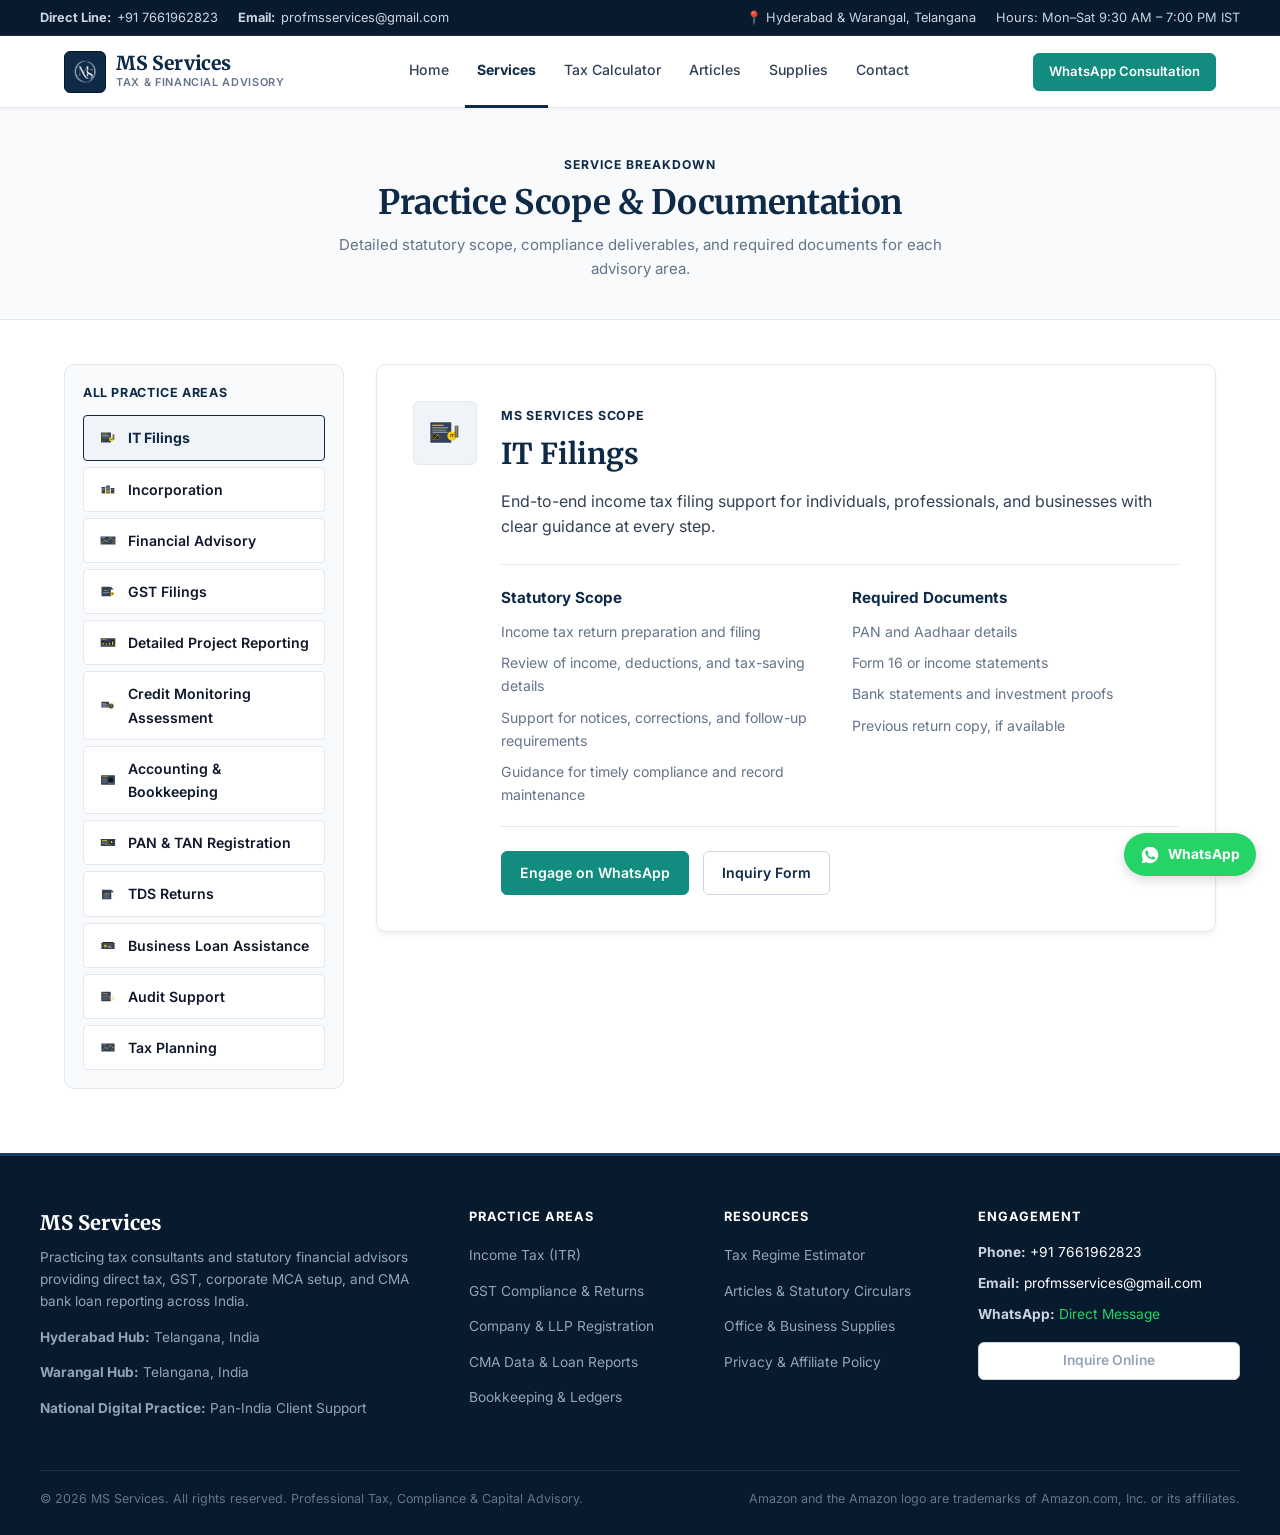
<file: service-detail.html>
<!DOCTYPE html>
<html lang="en">
<head>
  <meta charset="UTF-8">
  <meta name="viewport" content="width=device-width, initial-scale=1.0">
  <title>Practice Scope &amp; Documentation | MS Services</title>
  <meta name="description" content="In-depth details on MS Services practice areas: IT filings, GST compliance, incorporation, CMA project reporting, and financial advisory.">
  <meta name="keywords" content="service details, tax services, business compliance, MS Services, CMA report">
  <meta name="author" content="MS Services">
  <meta property="og:title" content="Practice Scope &amp; Documentation | MS Services">
  <meta property="og:description" content="Detailed statutory compliance and advisory scope from MS Services.">
  <meta property="og:image" content="./logo.png">
  <meta property="og:url" content="https://msservices.co.in/service-detail.html">
  <meta property="og:type" content="website">
  <link rel="icon" href="./images/favicon.ico?v=20260416" type="image/x-icon">
  <link rel="preconnect" href="https://fonts.googleapis.com">
  <link rel="preconnect" href="https://fonts.gstatic.com" crossorigin>
  <link href="https://fonts.googleapis.com/css2?family=Inter:wght@400;500;600;700&family=Merriweather:ital,wght@0,300;0,400;0,700;0,900;1,300;1,400&display=swap" rel="stylesheet">
  <link rel="stylesheet" href="style.css">
  <script async src="https://www.googletagmanager.com/gtag/js?id=G-9DPBVBZS5V"></script>
  <script>
    window.dataLayer = window.dataLayer || [];
    function gtag(){dataLayer.push(arguments);}
    gtag('js', new Date());
    gtag('config', 'G-9DPBVBZS5V');
  </script>
</head>
<body>

  <!-- TOP UTILITY BAR -->
  <div class="utility-bar">
    <div class="utility-inner">
      <div class="utility-left">
        <span class="utility-item">
          <strong>Direct Line:</strong> <a href="tel:+917661962823">+91 7661962823</a>
        </span>
        <span class="utility-item">
          <strong>Email:</strong> <a href="mailto:profmsservices@gmail.com">profmsservices@gmail.com</a>
        </span>
      </div>
      <div class="utility-right">
        <span class="utility-item">📍 Hyderabad &amp; Warangal, Telangana</span>
        <span class="utility-item">Hours: Mon–Sat 9:30 AM – 7:00 PM IST</span>
      </div>
    </div>
  </div>

  <!-- NAVIGATION HEADER -->
  <header class="site-header">
    <div class="header-inner">
      <a href="index.html" class="brand-logo" aria-label="MS Services Home">
        <span class="logo-box">
          <img src="logo.png" alt="MS Services logo">
        </span>
        <div class="brand-info">
          <span class="brand-name">MS Services</span>
          <span class="brand-sub">Tax &amp; Financial Advisory</span>
        </div>
      </a>

      <nav class="desktop-nav" aria-label="Primary Navigation">
        <a href="index.html">Home</a>
        <a href="services.html" class="active">Services</a>
        <a href="index.html#calculator">Tax Calculator</a>
        <a href="Blog.html">Articles</a>
        <a href="products.html">Supplies</a>
        <a href="contact.html">Contact</a>
      </nav>

      <div class="header-actions">
        <a href="https://wa.me/917661962823?text=Hi%20MS%20Services,%20I%20would%20like%20to%20consult%20regarding%20tax%20and%20compliance%20services." target="_blank" rel="noopener" class="btn btn-whatsapp btn-sm">
          <span>WhatsApp Consultation</span>
        </a>
        <button class="mobile-toggle" id="mobile-menu-toggle" aria-label="Toggle navigation menu" aria-expanded="false">
          <span class="bar"></span>
          <span class="bar"></span>
          <span class="bar"></span>
        </button>
      </div>
    </div>

    <!-- Mobile Drawer -->
    <div class="mobile-drawer" id="mobile-drawer" aria-hidden="true">
      <div class="mobile-nav-links">
        <a href="index.html">Home</a>
        <a href="services.html" class="active">Services</a>
        <a href="index.html#calculator">Tax Calculator</a>
        <a href="Blog.html">Articles</a>
        <a href="products.html">Supplies</a>
        <a href="contact.html">Contact</a>
      </div>
      <div class="mobile-drawer-cta">
        <a href="https://wa.me/917661962823" target="_blank" rel="noopener" class="btn btn-whatsapp btn-block">Quick WhatsApp Chat</a>
      </div>
    </div>
  </header>

  <!-- PAGE HEADER BANNER (Consistent across all pages) -->
  <section class="page-header-banner">
    <div class="page-header-banner-inner">
      <span class="page-banner-eyebrow">Service Breakdown</span>
      <h1 class="page-banner-title">Practice Scope &amp; Documentation</h1>
      <p class="page-banner-desc">Detailed statutory scope, compliance deliverables, and required documents for each advisory area.</p>
    </div>
  </section>

  <!-- PAGE CONTENT CONTAINER -->
  <main class="page-content-container" id="main-content">

    <div class="service-detail-layout">
      <!-- Sidebar Picker -->
      <aside style="background-color: var(--bg-subtle); border: 1px solid var(--border-hairline); border-radius: var(--radius-md); padding: 18px;" aria-label="Practice area selector">
        <p style="font-size: 0.78rem; font-weight: 700; color: var(--navy-primary); text-transform: uppercase; letter-spacing: 0.05em; margin-bottom: 12px;">All Practice Areas</p>
        <div id="service-picker-list" style="display: flex; flex-direction: column; gap: 6px;"></div>
      </aside>

      <!-- Main Detail Area -->
      <section class="hero-overview-card" id="service-detail" style="padding: 36px;">
        <div style="display: flex; gap: 24px; align-items: flex-start; flex-wrap: wrap;">
          <div style="width: 64px; height: 64px; border-radius: var(--radius-sm); background: var(--navy-surface); border: 1px solid var(--border-hairline); padding: 10px; flex-shrink: 0;">
            <img id="service-image" src="images/it-filings.svg" alt="Practice area illustration" style="width: 100%; height: 100%; object-fit: contain;">
          </div>

          <div style="flex: 1; min-width: 280px;">
            <span style="font-size: 0.78rem; font-weight: 700; color: var(--navy-primary); text-transform: uppercase; letter-spacing: 0.06em;">MS Services Scope</span>
            <h2 id="service-title" style="font-family: var(--font-serif); font-size: 1.8rem; font-weight: 700; color: var(--navy-primary); margin: 4px 0 10px;">IT Filings</h2>
            <p id="service-summary" style="font-size: 1rem; color: var(--text-body); line-height: 1.6; margin-bottom: 24px;">End-to-end income tax filing support for individuals, professionals, and businesses with clear guidance at every step.</p>

            <div style="display: grid; grid-template-columns: repeat(auto-fit, minmax(240px, 1fr)); gap: 24px; padding: 20px 0; border-top: 1px solid var(--border-hairline); border-bottom: 1px solid var(--border-hairline); margin-bottom: 24px;">
              <div>
                <h3 style="font-size: 0.95rem; font-weight: 700; color: var(--navy-primary); margin-bottom: 10px;">Statutory Scope</h3>
                <ul id="service-points" style="list-style: none; display: flex; flex-direction: column; gap: 8px; font-size: 0.88rem; color: var(--text-muted);"></ul>
              </div>
              <div>
                <h3 style="font-size: 0.95rem; font-weight: 700; color: var(--navy-primary); margin-bottom: 10px;">Required Documents</h3>
                <ul id="service-documents" style="list-style: none; display: flex; flex-direction: column; gap: 8px; font-size: 0.88rem; color: var(--text-muted);"></ul>
              </div>
            </div>

            <div style="display: flex; gap: 14px; flex-wrap: wrap;">
              <a href="https://wa.me/917661962823?text=Hi%20MS%20Services,%20I%20would%20like%20to%20engage%20your%20services." target="_blank" rel="noopener" class="btn btn-whatsapp">
                <span>Engage on WhatsApp</span>
              </a>
              <a href="contact.html" class="btn btn-secondary">
                <span>Inquiry Form</span>
              </a>
            </div>
          </div>
        </div>
      </section>
    </div>
  </main>

  <!-- FOOTER -->
  <footer class="site-footer">
    <div class="footer-inner">
      <div class="footer-top-grid">
        <div class="footer-brand">
          <h3>MS Services</h3>
          <p>Practicing tax consultants and statutory financial advisors providing direct tax, GST, corporate MCA setup, and CMA bank loan reporting across India.</p>
          <div class="footer-offices-box">
            <p><strong>Hyderabad Hub:</strong> Telangana, India</p>
            <p><strong>Warangal Hub:</strong> Telangana, India</p>
            <p style="margin-top: 4px;"><strong>National Digital Practice:</strong> Pan-India Client Support</p>
          </div>
        </div>

        <div class="footer-col-nav">
          <h4>Practice Areas</h4>
          <ul>
            <li><a href="services.html?service=it-filings">Income Tax (ITR)</a></li>
            <li><a href="services.html?service=gst-filings">GST Compliance &amp; Returns</a></li>
            <li><a href="services.html?service=incorporation">Company &amp; LLP Registration</a></li>
            <li><a href="services.html?service=project-reporting">CMA Data &amp; Loan Reports</a></li>
            <li><a href="services.html?service=accounting-bookkeeping">Bookkeeping &amp; Ledgers</a></li>
          </ul>
        </div>

        <div class="footer-col-nav">
          <h4>Resources</h4>
          <ul>
            <li><a href="index.html#calculator">Tax Regime Estimator</a></li>
            <li><a href="Blog.html">Articles &amp; Statutory Circulars</a></li>
            <li><a href="products.html">Office &amp; Business Supplies</a></li>
            <li><a href="privacy-policy.html">Privacy &amp; Affiliate Policy</a></li>
          </ul>
        </div>

        <div class="footer-col-nav">
          <h4>Engagement</h4>
          <p style="font-size: 0.86rem; color: #cbd5e1; margin-bottom: 8px;"><strong>Phone:</strong> <a href="tel:+917661962823" style="color:#ffffff;">+91 7661962823</a></p>
          <p style="font-size: 0.86rem; color: #cbd5e1; margin-bottom: 8px;"><strong>Email:</strong> <a href="mailto:profmsservices@gmail.com" style="color:#ffffff;">profmsservices@gmail.com</a></p>
          <p style="font-size: 0.86rem; color: #cbd5e1; margin-bottom: 16px;"><strong>WhatsApp:</strong> <a href="https://wa.me/917661962823" target="_blank" rel="noopener" style="color:#25d366;">Direct Message</a></p>
          <a href="contact.html" class="btn btn-secondary btn-sm btn-block">Inquire Online</a>
        </div>
      </div>

      <div class="footer-bottom-bar">
        <p>&copy; 2026 MS Services. All rights reserved. Professional Tax, Compliance &amp; Capital Advisory.</p>
        <p>Amazon and the Amazon logo are trademarks of Amazon.com, Inc. or its affiliates.</p>
      </div>
    </div>
  </footer>

  <!-- Floating WhatsApp CTA (Refined) -->
  <a href="https://wa.me/917661962823?text=Hi%20MS%20Services,%20I%20would%20like%20to%20consult%20regarding%20tax%20and%20compliance%20services." target="_blank" rel="noopener" class="floating-whatsapp" aria-label="WhatsApp Consultation">
    <svg viewBox="0 0 24 24" aria-hidden="true" fill="currentColor">
      <path d="M12.04 2c-5.46 0-9.91 4.45-9.91 9.91 0 1.75.46 3.45 1.32 4.95L2.05 22l5.25-1.38c1.45.79 3.08 1.21 4.74 1.21 5.46 0 9.91-4.45 9.91-9.91 0-2.65-1.03-5.14-2.9-7.01A9.82 9.82 0 0012.04 2zm5.79 14.07c-.24.68-1.4 1.25-1.93 1.29-.49.03-1.12.05-1.81-.11-.42-.11-.96-.31-1.66-.61-2.9-1.25-4.79-4.15-4.94-4.35-.15-.2-1.18-1.56-1.18-2.97 0-1.41.75-2.11 1.01-2.4.26-.29.58-.36.78-.36.19 0 .39 0 .56.01.18.01.43-.07.67.51.24.58.83 2.03.91 2.18.07.15.12.33.02.53-.1.2-.15.33-.3.5-.15.18-.32.4-.45.54-.15.15-.3.31-.13.61.17.29.76 1.25 1.63 2.02 1.12.99 2.07 1.3 2.36 1.45.29.15.46.12.63-.07.17-.2.74-.86.94-1.15.2-.29.4-.24.67-.14.27.1 1.72.81 2.02.96.3.15.5.22.57.35.07.12.07.7-.17 1.38z"/>
    </svg>
    <span>WhatsApp</span>
  </a>

  <script src="script.js"></script>
  <script src="service-details.js"></script>
</body>
</html>
</file>
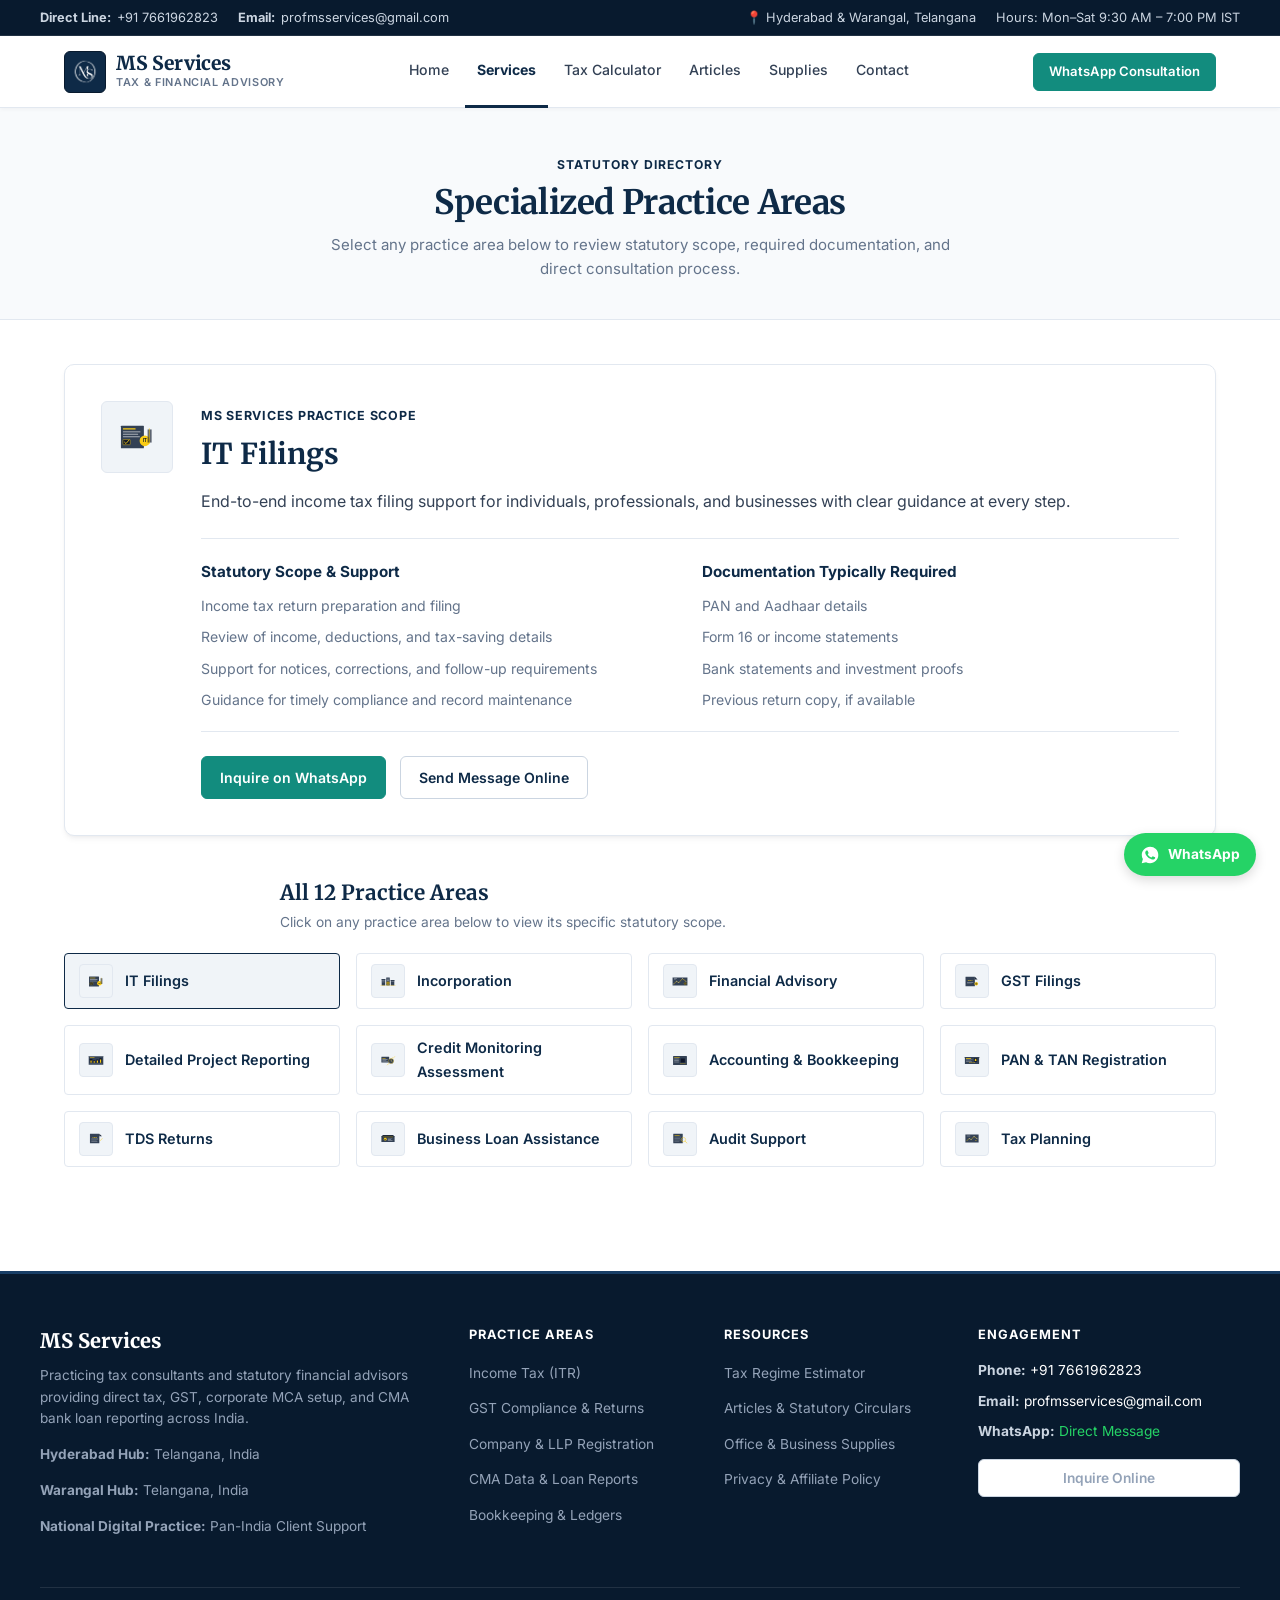
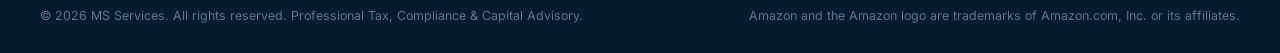
<file: services.html>
<!DOCTYPE html>
<html lang="en">
<head>
  <meta charset="UTF-8">
  <meta name="viewport" content="width=device-width, initial-scale=1.0">
  <title>Practice Areas | MS Services - Tax, Compliance &amp; Capital Advisory</title>
  <meta name="description" content="Direct Tax, GST compliance, MCA business incorporation, and bank CMA project reports. Explore practice areas and statutory requirements.">
  <meta name="keywords" content="tax filing services, GST compliance, company registration, CMA project report, MS Services Hyderabad Warangal">
  <meta name="author" content="MS Services">
  <meta property="og:title" content="Practice Areas | MS Services">
  <meta property="og:description" content="Comprehensive taxation, statutory compliance, and project finance services in India.">
  <meta property="og:image" content="./logo.png">
  <meta property="og:url" content="https://msservices.co.in/services.html">
  <meta property="og:type" content="website">
  <link rel="icon" href="./images/favicon.ico?v=20260416" type="image/x-icon">
  <link rel="preconnect" href="https://fonts.googleapis.com">
  <link rel="preconnect" href="https://fonts.gstatic.com" crossorigin>
  <link href="https://fonts.googleapis.com/css2?family=Inter:wght@400;500;600;700&family=Merriweather:ital,wght@0,300;0,400;0,700;0,900;1,300;1,400&display=swap" rel="stylesheet">
  <link rel="stylesheet" href="style.css">
  <script async src="https://www.googletagmanager.com/gtag/js?id=G-9DPBVBZS5V"></script>
  <script>
    window.dataLayer = window.dataLayer || [];
    function gtag(){dataLayer.push(arguments);}
    gtag('js', new Date());
    gtag('config', 'G-9DPBVBZS5V');
  </script>
</head>
<body>

  <!-- TOP UTILITY BAR -->
  <div class="utility-bar">
    <div class="utility-inner">
      <div class="utility-left">
        <span class="utility-item">
          <strong>Direct Line:</strong> <a href="tel:+917661962823">+91 7661962823</a>
        </span>
        <span class="utility-item">
          <strong>Email:</strong> <a href="mailto:profmsservices@gmail.com">profmsservices@gmail.com</a>
        </span>
      </div>
      <div class="utility-right">
        <span class="utility-item">📍 Hyderabad &amp; Warangal, Telangana</span>
        <span class="utility-item">Hours: Mon–Sat 9:30 AM – 7:00 PM IST</span>
      </div>
    </div>
  </div>

  <!-- NAVIGATION HEADER -->
  <header class="site-header">
    <div class="header-inner">
      <a href="index.html" class="brand-logo" aria-label="MS Services Home">
        <span class="logo-box">
          <img src="logo.png" alt="MS Services logo">
        </span>
        <div class="brand-info">
          <span class="brand-name">MS Services</span>
          <span class="brand-sub">Tax &amp; Financial Advisory</span>
        </div>
      </a>

      <nav class="desktop-nav" aria-label="Primary Navigation">
        <a href="index.html">Home</a>
        <a href="services.html" class="active">Services</a>
        <a href="index.html#calculator">Tax Calculator</a>
        <a href="Blog.html">Articles</a>
        <a href="products.html">Supplies</a>
        <a href="contact.html">Contact</a>
      </nav>

      <div class="header-actions">
        <a href="https://wa.me/917661962823?text=Hi%20MS%20Services,%20I%20would%20like%20to%20consult%20regarding%20tax%20and%20compliance%20services." target="_blank" rel="noopener" class="btn btn-whatsapp btn-sm">
          <span>WhatsApp Consultation</span>
        </a>
        <button class="mobile-toggle" id="mobile-menu-toggle" aria-label="Toggle navigation menu" aria-expanded="false">
          <span class="bar"></span>
          <span class="bar"></span>
          <span class="bar"></span>
        </button>
      </div>
    </div>

    <!-- Mobile Drawer -->
    <div class="mobile-drawer" id="mobile-drawer" aria-hidden="true">
      <div class="mobile-nav-links">
        <a href="index.html">Home</a>
        <a href="services.html" class="active">Services</a>
        <a href="index.html#calculator">Tax Calculator</a>
        <a href="Blog.html">Articles</a>
        <a href="products.html">Supplies</a>
        <a href="contact.html">Contact</a>
      </div>
      <div class="mobile-drawer-cta">
        <a href="https://wa.me/917661962823" target="_blank" rel="noopener" class="btn btn-whatsapp btn-block">Quick WhatsApp Chat</a>
      </div>
    </div>
  </header>

  <!-- PAGE HEADER BANNER (Consistent across all pages) -->
  <section class="page-header-banner">
    <div class="page-header-banner-inner">
      <span class="page-banner-eyebrow">Statutory Directory</span>
      <h1 class="page-banner-title">Specialized Practice Areas</h1>
      <p class="page-banner-desc">Select any practice area below to review statutory scope, required documentation, and direct consultation process.</p>
    </div>
  </section>

  <!-- PAGE CONTENT CONTAINER -->
  <main class="page-content-container" id="main-content">

    <!-- Featured Service Card (Clean Editorial Style) -->
    <article class="hero-overview-card" style="margin-bottom: 40px; padding: 36px;" aria-live="polite">
      <div style="display: flex; gap: 28px; align-items: flex-start; flex-wrap: wrap;">
        <div style="width: 72px; height: 72px; border-radius: var(--radius-sm); background: var(--navy-surface); border: 1px solid var(--border-hairline); padding: 12px; flex-shrink: 0;">
          <img id="showcase-service-image" src="images/it-filings.svg" alt="Practice area illustration" style="width: 100%; height: 100%; object-fit: contain;">
        </div>

        <div style="flex: 1; min-width: 280px;">
          <span style="font-size: 0.78rem; font-weight: 700; color: var(--navy-primary); text-transform: uppercase; letter-spacing: 0.06em;">MS Services Practice Scope</span>
          <h2 id="showcase-service-title" style="font-family: var(--font-serif); font-size: 1.8rem; font-weight: 700; color: var(--navy-primary); margin: 4px 0 10px;">IT Filings</h2>
          <p id="showcase-service-summary" style="font-size: 1rem; color: var(--text-body); line-height: 1.6; margin-bottom: 24px;">End-to-end income tax filing support for individuals, professionals, and businesses with clear guidance at every step.</p>

          <div style="display: grid; grid-template-columns: repeat(auto-fit, minmax(240px, 1fr)); gap: 24px; padding: 20px 0; border-top: 1px solid var(--border-hairline); border-bottom: 1px solid var(--border-hairline); margin-bottom: 24px;">
            <div>
              <h3 style="font-size: 0.95rem; font-weight: 700; color: var(--navy-primary); margin-bottom: 10px;">Statutory Scope &amp; Support</h3>
              <ul id="showcase-service-points" style="list-style: none; display: flex; flex-direction: column; gap: 8px; font-size: 0.88rem; color: var(--text-muted);"></ul>
            </div>
            <div>
              <h3 style="font-size: 0.95rem; font-weight: 700; color: var(--navy-primary); margin-bottom: 10px;">Documentation Typically Required</h3>
              <ul id="showcase-service-documents" style="list-style: none; display: flex; flex-direction: column; gap: 8px; font-size: 0.88rem; color: var(--text-muted);"></ul>
            </div>
          </div>

          <div style="display: flex; gap: 14px; flex-wrap: wrap;">
            <a href="https://wa.me/917661962823?text=Hi%20MS%20Services,%20I%20would%20like%20to%20consult%20regarding%20this%20service." target="_blank" rel="noopener" class="btn btn-whatsapp">
              <span>Inquire on WhatsApp</span>
            </a>
            <a href="contact.html" class="btn btn-secondary">
              <span>Send Message Online</span>
            </a>
          </div>
        </div>
      </div>
    </article>

    <!-- 12-Service Directory List -->
    <div class="section-head" style="margin-bottom: 20px; text-align: left;">
      <h3 style="font-family: var(--font-serif); font-size: 1.3rem; color: var(--navy-primary);">All 12 Practice Areas</h3>
      <p style="font-size: 0.86rem; color: var(--text-muted);">Click on any practice area below to view its specific statutory scope.</p>
    </div>

    <div class="service-showcase-list" id="service-showcase-list" style="display: grid; grid-template-columns: repeat(auto-fill, minmax(260px, 1fr)); gap: 16px; margin-bottom: 40px;"></div>
  </main>

  <!-- FOOTER -->
  <footer class="site-footer">
    <div class="footer-inner">
      <div class="footer-top-grid">
        <div class="footer-brand">
          <h3>MS Services</h3>
          <p>Practicing tax consultants and statutory financial advisors providing direct tax, GST, corporate MCA setup, and CMA bank loan reporting across India.</p>
          <div class="footer-offices-box">
            <p><strong>Hyderabad Hub:</strong> Telangana, India</p>
            <p><strong>Warangal Hub:</strong> Telangana, India</p>
            <p style="margin-top: 4px;"><strong>National Digital Practice:</strong> Pan-India Client Support</p>
          </div>
        </div>

        <div class="footer-col-nav">
          <h4>Practice Areas</h4>
          <ul>
            <li><a href="services.html?service=it-filings">Income Tax (ITR)</a></li>
            <li><a href="services.html?service=gst-filings">GST Compliance &amp; Returns</a></li>
            <li><a href="services.html?service=incorporation">Company &amp; LLP Registration</a></li>
            <li><a href="services.html?service=project-reporting">CMA Data &amp; Loan Reports</a></li>
            <li><a href="services.html?service=accounting-bookkeeping">Bookkeeping &amp; Ledgers</a></li>
          </ul>
        </div>

        <div class="footer-col-nav">
          <h4>Resources</h4>
          <ul>
            <li><a href="index.html#calculator">Tax Regime Estimator</a></li>
            <li><a href="Blog.html">Articles &amp; Statutory Circulars</a></li>
            <li><a href="products.html">Office &amp; Business Supplies</a></li>
            <li><a href="privacy-policy.html">Privacy &amp; Affiliate Policy</a></li>
          </ul>
        </div>

        <div class="footer-col-nav">
          <h4>Engagement</h4>
          <p style="font-size: 0.86rem; color: #cbd5e1; margin-bottom: 8px;"><strong>Phone:</strong> <a href="tel:+917661962823" style="color:#ffffff;">+91 7661962823</a></p>
          <p style="font-size: 0.86rem; color: #cbd5e1; margin-bottom: 8px;"><strong>Email:</strong> <a href="mailto:profmsservices@gmail.com" style="color:#ffffff;">profmsservices@gmail.com</a></p>
          <p style="font-size: 0.86rem; color: #cbd5e1; margin-bottom: 16px;"><strong>WhatsApp:</strong> <a href="https://wa.me/917661962823" target="_blank" rel="noopener" style="color:#25d366;">Direct Message</a></p>
          <a href="contact.html" class="btn btn-secondary btn-sm btn-block">Inquire Online</a>
        </div>
      </div>

      <div class="footer-bottom-bar">
        <p>&copy; 2026 MS Services. All rights reserved. Professional Tax, Compliance &amp; Capital Advisory.</p>
        <p>Amazon and the Amazon logo are trademarks of Amazon.com, Inc. or its affiliates.</p>
      </div>
    </div>
  </footer>

  <!-- Floating WhatsApp CTA (Refined) -->
  <a href="https://wa.me/917661962823?text=Hi%20MS%20Services,%20I%20would%20like%20to%20consult%20regarding%20tax%20and%20compliance%20services." target="_blank" rel="noopener" class="floating-whatsapp" aria-label="WhatsApp Consultation">
    <svg viewBox="0 0 24 24" aria-hidden="true" fill="currentColor">
      <path d="M12.04 2c-5.46 0-9.91 4.45-9.91 9.91 0 1.75.46 3.45 1.32 4.95L2.05 22l5.25-1.38c1.45.79 3.08 1.21 4.74 1.21 5.46 0 9.91-4.45 9.91-9.91 0-2.65-1.03-5.14-2.9-7.01A9.82 9.82 0 0012.04 2zm5.79 14.07c-.24.68-1.4 1.25-1.93 1.29-.49.03-1.12.05-1.81-.11-.42-.11-.96-.31-1.66-.61-2.9-1.25-4.79-4.15-4.94-4.35-.15-.2-1.18-1.56-1.18-2.97 0-1.41.75-2.11 1.01-2.4.26-.29.58-.36.78-.36.19 0 .39 0 .56.01.18.01.43-.07.67.51.24.58.83 2.03.91 2.18.07.15.12.33.02.53-.1.2-.15.33-.3.5-.15.18-.32.4-.45.54-.15.15-.3.31-.13.61.17.29.76 1.25 1.63 2.02 1.12.99 2.07 1.3 2.36 1.45.29.15.46.12.63-.07.17-.2.74-.86.94-1.15.2-.29.4-.24.67-.14.27.1 1.72.81 2.02.96.3.15.5.22.57.35.07.12.07.7-.17 1.38z"/>
    </svg>
    <span>WhatsApp</span>
  </a>

  <script src="script.js"></script>
  <script src="service-details.js"></script>
</body>
</html>
</file>
<file: style.css>
/* ===================================================================
   MS SERVICES - PROFESSIONAL CORPORATE DESIGN SYSTEM
   Chartered Tax, Statutory Compliance & Financial Advisory
   Clean, Authoritative, Institutional Design
   =================================================================== */

:root {
  /* Brand Palette - Deep Corporate Navy & Trust Tones */
  --navy-primary: #0e2a47;
  --navy-dark: #081a2e;
  --navy-light: #183e66;
  --navy-surface: #f0f4f8;

  --accent-gold: #9a6b22;
  --accent-gold-light: #fef3c7;
  --accent-green: #0d5f3a;
  --accent-green-light: #ecfdf5;

  /* Surfaces & Neutrals */
  --bg-page: #ffffff;
  --bg-subtle: #f8fafc;
  --bg-muted: #f1f5f9;
  --bg-card: #ffffff;
  --bg-highlight: #f8fafc;

  /* Borders & Dividers */
  --border-hairline: #e2e8f0;
  --border-medium: #cbd5e1;
  --border-focus: #0e2a47;

  /* Text Colors */
  --text-heading: #0f172a;
  --text-body: #334155;
  --text-muted: #64748b;
  --text-light: #94a3b8;
  --text-inverse: #ffffff;

  /* Amazon Affiliate Brand */
  --amazon-gold: #e67a00;
  --amazon-gold-hover: #cc6c00;

  /* Typography */
  --font-serif: 'Merriweather', Georgia, 'Times New Roman', serif;
  --font-sans: 'Inter', -apple-system, BlinkMacSystemFont, 'Segoe UI', Roboto, sans-serif;

  /* Geometry & Shadows */
  --radius-xs: 4px;
  --radius-sm: 6px;
  --radius-md: 10px;
  --radius-lg: 14px;
  --shadow-subtle: 0 1px 3px rgba(15, 23, 42, 0.06), 0 1px 2px rgba(15, 23, 42, 0.04);
  --shadow-card: 0 4px 6px -1px rgba(15, 23, 42, 0.05), 0 2px 4px -2px rgba(15, 23, 42, 0.05);
  --shadow-hover: 0 10px 15px -3px rgba(15, 23, 42, 0.08), 0 4px 6px -4px rgba(15, 23, 42, 0.04);
  --transition-normal: 0.15s ease-in-out;
}

/* Base Reset */
*, *::before, *::after {
  box-sizing: border-box;
  margin: 0;
  padding: 0;
}

html {
  font-size: 16px;
  scroll-behavior: smooth;
  scroll-padding-top: 110px;
}

body {
  min-height: 100vh;
  display: flex;
  flex-direction: column;
  background-color: var(--bg-page);
  color: var(--text-body);
  font-family: var(--font-sans);
  line-height: 1.65;
  -webkit-font-smoothing: antialiased;
  -moz-osx-font-smoothing: grayscale;
  overflow-x: hidden;
}

a {
  color: inherit;
  text-decoration: none;
  transition: color var(--transition-normal);
}

img, svg {
  display: block;
  max-width: 100%;
}

button, input, textarea, select {
  font: inherit;
}

/* ===================================================================
   TOP UTILITY BAR (STABLE FIXED HEIGHT)
   =================================================================== */
.utility-bar {
  background-color: var(--navy-dark);
  color: #cbd5e1;
  font-size: 0.8rem;
  height: 36px;
  min-height: 36px;
  max-height: 36px;
  padding: 0 24px;
  display: flex;
  align-items: center;
  border-bottom: 1px solid rgba(255, 255, 255, 0.1);
  box-sizing: border-box;
}

.utility-inner {
  max-width: 1200px;
  width: 100%;
  margin: 0 auto;
  display: flex;
  align-items: center;
  justify-content: space-between;
  gap: 16px;
}

.utility-left, .utility-right {
  display: flex;
  align-items: center;
  gap: 20px;
  white-space: nowrap;
}

.utility-item {
  display: inline-flex;
  align-items: center;
  gap: 6px;
}

.utility-item a:hover {
  color: #ffffff;
  text-decoration: underline;
}

/* ===================================================================
   NAVIGATION HEADER (FIXED 72PX - ZERO LAYOUT SHIFT OR JUMP)
   =================================================================== */
.site-header {
  position: sticky;
  top: 0;
  left: 0;
  right: 0;
  z-index: 100;
  background-color: #ffffff;
  border-bottom: 1px solid var(--border-hairline);
  box-shadow: 0 2px 4px rgba(15, 23, 42, 0.03);
  height: 72px;
  min-height: 72px;
  max-height: 72px;
  box-sizing: border-box;
}

.header-inner {
  max-width: 1200px;
  width: 100%;
  margin: 0 auto;
  padding: 0 24px;
  height: 72px;
  min-height: 72px;
  max-height: 72px;
  display: flex;
  align-items: center;
  justify-content: space-between;
  gap: 16px;
  box-sizing: border-box;
}

.brand-logo {
  display: flex;
  align-items: center;
  gap: 10px;
  text-decoration: none;
  flex-shrink: 0;
}

.logo-box {
  width: 42px;
  height: 42px;
  border-radius: var(--radius-sm);
  background-color: var(--navy-primary);
  border: 1px solid var(--navy-dark);
  display: flex;
  align-items: center;
  justify-content: center;
  padding: 5px;
  flex-shrink: 0;
}

.logo-box img {
  width: 100%;
  height: 100%;
  object-fit: contain;
}

.brand-info {
  display: flex;
  flex-direction: column;
  white-space: nowrap;
}

.brand-name {
  font-size: 1.2rem;
  font-weight: 800;
  color: var(--navy-primary);
  font-family: var(--font-serif);
  letter-spacing: -0.01em;
  line-height: 1.15;
  white-space: nowrap;
}

.brand-sub {
  font-size: 0.68rem;
  font-weight: 600;
  color: var(--text-muted);
  text-transform: uppercase;
  letter-spacing: 0.06em;
  white-space: nowrap;
}

.desktop-nav {
  display: flex;
  align-items: center;
  gap: 4px;
  height: 72px;
  flex-shrink: 0;
}

.desktop-nav a {
  display: inline-flex;
  align-items: center;
  height: 72px;
  padding: 0 12px;
  font-size: 0.88rem;
  font-weight: 500;
  color: var(--text-body);
  white-space: nowrap;
  border-bottom: 3px solid transparent;
  box-sizing: border-box;
  line-height: 1;
  transition: color var(--transition-normal), border-color var(--transition-normal);
}

.desktop-nav a:hover {
  color: var(--navy-primary);
  border-bottom-color: var(--border-medium);
}

.desktop-nav a.active {
  color: var(--navy-primary);
  font-weight: 700;
  border-bottom-color: var(--navy-primary);
}

.header-actions {
  display: flex;
  align-items: center;
  gap: 12px;
  flex-shrink: 0;
}

/* Institutional Button Component Styles */
.btn {
  display: inline-flex;
  align-items: center;
  justify-content: center;
  gap: 8px;
  padding: 9px 18px;
  font-size: 0.88rem;
  font-weight: 600;
  border-radius: var(--radius-sm);
  border: 1px solid transparent;
  cursor: pointer;
  transition: all var(--transition-normal);
  white-space: nowrap;
  text-decoration: none;
  box-sizing: border-box;
}

.btn-primary {
  background-color: var(--navy-primary);
  color: #ffffff;
  border-color: var(--navy-primary);
}

.btn-primary:hover {
  background-color: var(--navy-dark);
  border-color: var(--navy-dark);
}

.btn-secondary {
  background-color: #ffffff;
  color: var(--navy-primary);
  border-color: var(--border-medium);
}

.btn-secondary:hover {
  background-color: var(--bg-subtle);
  border-color: var(--navy-primary);
}

.btn-whatsapp {
  background-color: #128c7e;
  color: #ffffff;
  border-color: #128c7e;
}

.btn-whatsapp:hover {
  background-color: #075e54;
}

.btn-sm {
  height: 38px;
  padding: 0 15px;
  font-size: 0.82rem;
}

.btn-block {
  width: 100%;
}

/* Mobile Toggle Hamburger */
.mobile-toggle {
  display: none;
  flex-direction: column;
  justify-content: center;
  align-items: center;
  gap: 5px;
  width: 38px;
  height: 38px;
  background: var(--bg-subtle);
  border: 1px solid var(--border-hairline);
  border-radius: var(--radius-sm);
  cursor: pointer;
}

.mobile-toggle .bar {
  width: 18px;
  height: 2px;
  background-color: var(--navy-primary);
  border-radius: 1px;
  transition: all var(--transition-normal);
}

.mobile-toggle.active .bar:nth-child(1) {
  transform: translateY(7px) rotate(45deg);
}
.mobile-toggle.active .bar:nth-child(2) {
  opacity: 0;
}
.mobile-toggle.active .bar:nth-child(3) {
  transform: translateY(-7px) rotate(-45deg);
}

.mobile-drawer {
  display: none;
  background: #ffffff;
  border-bottom: 1px solid var(--border-hairline);
  padding: 16px 24px 20px;
  box-shadow: 0 10px 15px -3px rgba(0, 0, 0, 0.05);
}

.mobile-drawer.open {
  display: block;
}

.mobile-nav-links {
  display: flex;
  flex-direction: column;
  gap: 4px;
  margin-bottom: 16px;
}

.mobile-nav-links a {
  padding: 10px 12px;
  font-size: 0.95rem;
  font-weight: 500;
  color: var(--text-heading);
  border-radius: var(--radius-sm);
}

.mobile-nav-links a:hover, .mobile-nav-links a.active {
  background-color: var(--bg-subtle);
  color: var(--navy-primary);
  font-weight: 600;
}

/* ===================================================================
   STANDARDIZED PAGE TITLE BANNER (FIXED AREA & UNIFORM SIZE)
   Fixes the heading size and layout shift across all subpages
   =================================================================== */
.page-header-banner {
  background-color: var(--bg-subtle);
  border-bottom: 1px solid var(--border-hairline);
  padding: 42px 24px 38px;
  text-align: center;
  width: 100%;
  box-sizing: border-box;
}

.page-header-banner-inner {
  max-width: 860px;
  margin: 0 auto;
}

.page-banner-eyebrow {
  display: inline-block;
  font-size: 0.76rem;
  font-weight: 700;
  text-transform: uppercase;
  letter-spacing: 0.08em;
  color: var(--navy-primary);
  margin-bottom: 8px;
  line-height: 1.2;
}

.page-banner-title {
  font-family: var(--font-serif);
  font-size: 2.1rem; /* FIXED UNIFORM SIZE ACROSS ALL INTERIOR PAGES */
  font-weight: 700;
  color: var(--navy-primary);
  line-height: 1.25;
  margin: 0 auto 10px;
  letter-spacing: -0.01em;
}

.page-banner-desc {
  font-size: 0.94rem;
  color: var(--text-muted);
  line-height: 1.6;
  max-width: 650px;
  margin: 0 auto;
}

.page-content-container {
  max-width: 1200px;
  margin: 0 auto;
  padding: 44px 24px 64px;
  width: 100%;
  box-sizing: border-box;
}

/* ===================================================================
   HERO SECTION (HOMEPAGE - STABLE FIXED GEOMETRY)
   =================================================================== */
.hero-corporate {
  background: linear-gradient(to bottom, #f8fafc 0%, #ffffff 100%);
  border-bottom: 1px solid var(--border-hairline);
  padding: 56px 24px 50px;
  box-sizing: border-box;
}

.hero-container {
  max-width: 1200px;
  margin: 0 auto;
  display: grid;
  grid-template-columns: 1.2fr 0.8fr;
  gap: 48px;
  align-items: center;
}

.hero-eyebrow {
  display: inline-block;
  font-size: 0.78rem;
  font-weight: 700;
  color: var(--navy-primary);
  text-transform: uppercase;
  letter-spacing: 0.08em;
  margin-bottom: 12px;
  border-bottom: 2px solid var(--navy-primary);
  padding-bottom: 2px;
}

.hero-title {
  font-family: var(--font-serif);
  font-size: 2.4rem; /* FIXED STABLE HERO HEADING */
  font-weight: 800;
  line-height: 1.2;
  color: var(--navy-primary);
  letter-spacing: -0.02em;
  margin-bottom: 16px;
}

.hero-text {
  font-size: 1.02rem;
  color: var(--text-body);
  line-height: 1.7;
  margin-bottom: 26px;
}

.hero-btn-row {
  display: flex;
  align-items: center;
  gap: 14px;
  flex-wrap: wrap;
  margin-bottom: 30px;
}

.hero-trust-bullets {
  display: flex;
  flex-wrap: wrap;
  gap: 18px;
  padding-top: 20px;
  border-top: 1px solid var(--border-hairline);
}

.trust-bullet {
  display: inline-flex;
  align-items: center;
  gap: 8px;
  font-size: 0.85rem;
  font-weight: 600;
  color: var(--text-heading);
}

.trust-check {
  width: 18px;
  height: 18px;
  color: var(--accent-green);
  flex-shrink: 0;
}

/* Hero Right Summary Card */
.hero-overview-card {
  background-color: #ffffff;
  border: 1px solid var(--border-hairline);
  border-radius: var(--radius-md);
  padding: 28px;
  box-shadow: var(--shadow-card);
}

.overview-card-header {
  border-bottom: 1px solid var(--border-hairline);
  padding-bottom: 14px;
  margin-bottom: 18px;
}

.overview-card-header h3 {
  font-size: 1.15rem;
  font-weight: 700;
  color: var(--navy-primary);
  font-family: var(--font-serif);
}

.overview-card-header p {
  font-size: 0.82rem;
  color: var(--text-muted);
}

.stat-grid-2x2 {
  display: grid;
  grid-template-columns: 1fr 1fr;
  gap: 14px;
  margin-bottom: 18px;
}

.stat-box {
  background-color: var(--bg-subtle);
  border: 1px solid var(--border-hairline);
  border-radius: var(--radius-sm);
  padding: 12px;
  text-align: center;
}

.stat-val {
  display: block;
  font-size: 1.5rem;
  font-weight: 800;
  color: var(--navy-primary);
  line-height: 1.2;
}

.stat-desc {
  display: block;
  font-size: 0.78rem;
  color: var(--text-muted);
  font-weight: 500;
  margin-top: 2px;
}

.overview-contact-quick {
  background-color: var(--navy-surface);
  border-radius: var(--radius-sm);
  padding: 12px 16px;
  font-size: 0.85rem;
  color: var(--navy-primary);
  display: flex;
  align-items: center;
  justify-content: space-between;
}

.overview-contact-quick a {
  font-weight: 700;
  text-decoration: underline;
}

/* ===================================================================
   STATUTORY COMPLIANCE NOTICE BAR
   =================================================================== */
.notice-strip {
  background-color: var(--bg-subtle);
  border-bottom: 1px solid var(--border-hairline);
  padding: 12px 24px;
  font-size: 0.86rem;
}

.notice-inner {
  max-width: 1200px;
  margin: 0 auto;
  display: flex;
  align-items: center;
  justify-content: space-between;
  gap: 16px;
  flex-wrap: wrap;
}

.notice-label {
  display: inline-flex;
  align-items: center;
  gap: 8px;
  font-weight: 700;
  color: var(--navy-primary);
}

.notice-dates-list {
  display: flex;
  align-items: center;
  gap: 20px;
  flex-wrap: wrap;
  color: var(--text-body);
}

.notice-item strong {
  color: var(--navy-primary);
}

/* ===================================================================
   SECTION COMMONS (STANDARDIZED SPACING)
   =================================================================== */
.section-block {
  padding: 56px 24px;
  max-width: 1200px;
  margin: 0 auto;
  width: 100%;
  box-sizing: border-box;
}

.section-head {
  text-align: center;
  max-width: 720px;
  margin: 0 auto 36px;
}

.section-eyebrow {
  font-size: 0.78rem;
  font-weight: 700;
  text-transform: uppercase;
  letter-spacing: 0.08em;
  color: var(--navy-primary);
  display: block;
  margin-bottom: 6px;
}

.section-title {
  font-family: var(--font-serif);
  font-size: 2rem; /* FIXED UNIFORM SECTION HEADING */
  font-weight: 700;
  color: var(--navy-primary);
  letter-spacing: -0.01em;
  margin-bottom: 10px;
}

.section-desc {
  font-size: 0.94rem;
  color: var(--text-muted);
  line-height: 1.6;
}

/* ===================================================================
   TAX REGIME CALCULATOR (BANKING WORKSHEET STYLE)
   =================================================================== */
.calc-worksheet-card {
  background-color: #ffffff;
  border: 1px solid var(--border-hairline);
  border-radius: var(--radius-md);
  box-shadow: var(--shadow-card);
  overflow: hidden;
  display: grid;
  grid-template-columns: 1.15fr 0.85fr;
}

.calc-worksheet-form {
  padding: 32px;
  background-color: #ffffff;
  border-right: 1px solid var(--border-hairline);
}

.calc-form-title {
  font-size: 1.15rem;
  font-weight: 700;
  color: var(--navy-primary);
  margin-bottom: 4px;
  font-family: var(--font-serif);
}

.calc-form-subtitle {
  font-size: 0.84rem;
  color: var(--text-muted);
  margin-bottom: 22px;
}

.calc-row {
  margin-bottom: 16px;
}

.calc-row label {
  display: flex;
  justify-content: space-between;
  align-items: center;
  font-size: 0.86rem;
  font-weight: 600;
  color: var(--text-heading);
  margin-bottom: 6px;
}

.calc-row .sub-text {
  font-size: 0.75rem;
  color: var(--text-muted);
  font-weight: 400;
}

.input-with-symbol {
  position: relative;
  display: flex;
  align-items: center;
}

.symbol-prefix {
  position: absolute;
  left: 12px;
  color: var(--text-muted);
  font-weight: 600;
  font-size: 0.95rem;
}

.calc-input {
  width: 100%;
  padding: 9px 12px 9px 28px;
  border: 1px solid var(--border-medium);
  border-radius: var(--radius-xs);
  font-size: 0.95rem;
  color: var(--text-heading);
  background-color: #ffffff;
}

.calc-input:focus {
  outline: none;
  border-color: var(--navy-primary);
  box-shadow: 0 0 0 2px rgba(14, 42, 71, 0.1);
}

.calc-range {
  width: 100%;
  margin-top: 6px;
  accent-color: var(--navy-primary);
}

/* Calculator Output Panel */
.calc-worksheet-output {
  padding: 32px;
  background-color: var(--bg-subtle);
  display: flex;
  flex-direction: column;
  justify-content: space-between;
  gap: 20px;
}

.output-header h3 {
  font-size: 1.15rem;
  font-weight: 700;
  color: var(--navy-primary);
  font-family: var(--font-serif);
  margin-bottom: 4px;
}

.output-header p {
  font-size: 0.82rem;
  color: var(--text-muted);
}

.recommendation-pill {
  display: inline-block;
  padding: 5px 12px;
  border-radius: var(--radius-xs);
  font-size: 0.82rem;
  font-weight: 700;
  margin-top: 10px;
}

.badge-new-regime {
  background-color: #d1fae5;
  color: #065f46;
  border: 1px solid #a7f3d0;
}

.badge-old-regime {
  background-color: #e0f2fe;
  color: #075985;
  border: 1px solid #bae6fd;
}

.badge-neutral {
  background-color: #f1f5f9;
  color: #475569;
  border: 1px solid #cbd5e1;
}

.regime-table-wrap {
  background-color: #ffffff;
  border: 1px solid var(--border-hairline);
  border-radius: var(--radius-xs);
  overflow: hidden;
}

.regime-table {
  width: 100%;
  border-collapse: collapse;
  font-size: 0.88rem;
}

.regime-table th {
  background-color: #f8fafc;
  padding: 10px 14px;
  text-align: left;
  font-weight: 600;
  color: var(--text-muted);
  font-size: 0.78rem;
  text-transform: uppercase;
  border-bottom: 1px solid var(--border-hairline);
}

.regime-table td {
  padding: 12px 14px;
  border-bottom: 1px solid var(--border-hairline);
  color: var(--text-heading);
}

.regime-table tr:last-child td {
  border-bottom: none;
}

.regime-table .tax-number {
  font-weight: 700;
  font-size: 1.05rem;
  text-align: right;
}

.savings-highlight-box {
  background-color: #ffffff;
  border: 1px solid var(--border-hairline);
  border-left: 4px solid var(--accent-green);
  border-radius: var(--radius-xs);
  padding: 14px 18px;
}

.savings-highlight-box span {
  font-size: 0.8rem;
  color: var(--text-muted);
  display: block;
}

.savings-highlight-box strong {
  font-size: 1.3rem;
  color: var(--accent-green);
  font-weight: 800;
}

/* ===================================================================
   SERVICES GRID (INSTITUTIONAL DIRECTORY)
   =================================================================== */
.services-dir-grid {
  display: grid;
  grid-template-columns: repeat(3, 1fr);
  gap: 24px;
}

.corporate-service-card {
  background-color: #ffffff;
  border: 1px solid var(--border-hairline);
  border-radius: var(--radius-md);
  padding: 26px;
  display: flex;
  flex-direction: column;
  justify-content: space-between;
  box-shadow: var(--shadow-subtle);
  transition: all var(--transition-normal);
}

.corporate-service-card:hover {
  border-color: var(--navy-primary);
  box-shadow: var(--shadow-hover);
  transform: translateY(-2px);
}

.service-card-header {
  display: flex;
  align-items: center;
  gap: 14px;
  margin-bottom: 14px;
}

.service-icon-frame {
  width: 44px;
  height: 44px;
  border-radius: var(--radius-sm);
  background-color: var(--navy-surface);
  border: 1px solid var(--border-hairline);
  padding: 8px;
  flex-shrink: 0;
}

.service-icon-frame img {
  width: 100%;
  height: 100%;
  object-fit: contain;
}

.service-item-title {
  font-family: var(--font-serif);
  font-size: 1.15rem;
  font-weight: 700;
  color: var(--navy-primary);
  line-height: 1.3;
}

.service-item-desc {
  font-size: 0.9rem;
  color: var(--text-body);
  line-height: 1.6;
  margin-bottom: 16px;
}

.service-checklist {
  list-style: none;
  display: flex;
  flex-direction: column;
  gap: 8px;
  margin-bottom: 20px;
  border-top: 1px solid var(--border-hairline);
  padding-top: 14px;
}

.service-checklist li {
  font-size: 0.84rem;
  color: var(--text-muted);
  display: flex;
  align-items: flex-start;
  gap: 8px;
}

.service-checklist li::before {
  content: "•";
  color: var(--navy-primary);
  font-weight: bold;
}

.service-action-link {
  font-size: 0.86rem;
  font-weight: 700;
  color: var(--navy-primary);
  display: inline-flex;
  align-items: center;
  gap: 6px;
}

.service-action-link:hover {
  text-decoration: underline;
}

/* ===================================================================
   SERVICE PICKER INTERACTIVE BUTTONS
   =================================================================== */
.service-picker-card, .showcase-service-option {
  width: 100%;
  padding: 10px 14px;
  background-color: #ffffff;
  border: 1px solid var(--border-hairline);
  border-radius: var(--radius-xs);
  display: flex;
  align-items: center;
  gap: 10px;
  font-size: 0.88rem;
  font-weight: 600;
  color: var(--text-heading);
  cursor: pointer;
  text-align: left;
  transition: all var(--transition-normal);
  box-sizing: border-box;
}

.service-picker-card img, .showcase-service-option img {
  width: 20px;
  height: 20px;
  object-fit: contain;
}

.service-picker-card:hover, .showcase-service-option:hover {
  background-color: var(--bg-subtle);
  border-color: var(--border-medium);
}

.service-picker-card.active, .showcase-service-option.active {
  background-color: var(--navy-surface);
  border-color: var(--navy-primary);
  color: var(--navy-primary);
  font-weight: 700;
}

.service-detail-layout {
  display: grid;
  grid-template-columns: 280px 1fr;
  gap: 32px;
  align-items: flex-start;
}

/* ===================================================================
   WHY MS SERVICES (INSTITUTIONAL PILLARS)
   =================================================================== */
.why-section-corporate {
  background-color: var(--bg-subtle);
  border-top: 1px solid var(--border-hairline);
  border-bottom: 1px solid var(--border-hairline);
  padding: 56px 24px;
}

.why-grid-4col {
  max-width: 1200px;
  margin: 0 auto;
  display: grid;
  grid-template-columns: repeat(4, 1fr);
  gap: 24px;
}

.why-column {
  background-color: #ffffff;
  border: 1px solid var(--border-hairline);
  border-radius: var(--radius-md);
  padding: 24px;
  box-shadow: var(--shadow-subtle);
}

.why-number {
  font-size: 0.78rem;
  font-weight: 800;
  color: var(--navy-primary);
  letter-spacing: 0.08em;
  margin-bottom: 8px;
  display: block;
}

.why-column h4 {
  font-family: var(--font-serif);
  font-size: 1.05rem;
  font-weight: 700;
  color: var(--navy-primary);
  margin-bottom: 8px;
}

.why-column p {
  font-size: 0.86rem;
  color: var(--text-muted);
  line-height: 1.6;
}

/* ===================================================================
   CURATED OFFICE & BUSINESS PICKS (AMAZON AFFILIATE)
   =================================================================== */
.affiliate-disclaimer-card {
  background-color: #fffbeb;
  border: 1px solid #fde68a;
  border-left: 4px solid var(--amazon-gold);
  border-radius: var(--radius-sm);
  padding: 14px 18px;
  margin-bottom: 26px;
  font-size: 0.84rem;
  color: #78350f;
  line-height: 1.5;
}

.products-filter-bar {
  display: flex;
  align-items: center;
  justify-content: space-between;
  gap: 16px;
  flex-wrap: wrap;
  margin-bottom: 28px;
  padding-bottom: 18px;
  border-bottom: 1px solid var(--border-hairline);
}

.search-input-wrap {
  flex: 1;
  min-width: 260px;
  max-width: 400px;
}

.search-field {
  width: 100%;
  padding: 9px 12px;
  border: 1px solid var(--border-medium);
  border-radius: var(--radius-sm);
  font-size: 0.88rem;
  color: var(--text-heading);
  background-color: #ffffff;
}

.search-field:focus {
  outline: none;
  border-color: var(--navy-primary);
}

.filter-pills-row {
  display: flex;
  gap: 8px;
  flex-wrap: wrap;
}

.product-filter-btn {
  padding: 6px 13px;
  border-radius: var(--radius-xs);
  background-color: var(--bg-subtle);
  border: 1px solid var(--border-hairline);
  color: var(--text-body);
  font-size: 0.82rem;
  font-weight: 500;
  cursor: pointer;
  transition: all var(--transition-normal);
}

.product-filter-btn:hover {
  background-color: var(--bg-muted);
}

.product-filter-btn.active {
  background-color: var(--navy-primary);
  border-color: var(--navy-primary);
  color: #ffffff;
  font-weight: 600;
}

/* Amazon Product Cards */
.products-directory-grid {
  display: grid;
  grid-template-columns: repeat(3, 1fr);
  gap: 24px;
  margin-bottom: 36px;
}

.amazon-catalog-card {
  background-color: #ffffff;
  border: 1px solid var(--border-hairline);
  border-radius: var(--radius-md);
  padding: 22px;
  display: flex;
  flex-direction: column;
  justify-content: space-between;
  box-shadow: var(--shadow-subtle);
  transition: all var(--transition-normal);
}

.amazon-catalog-card:hover {
  border-color: var(--amazon-gold);
  box-shadow: var(--shadow-card);
}

.catalog-card-body {
  display: flex;
  flex-direction: column;
  height: 100%;
}

.catalog-card-meta {
  display: flex;
  align-items: center;
  justify-content: space-between;
  margin-bottom: 10px;
}

.catalog-badge {
  font-size: 0.72rem;
  font-weight: 700;
  text-transform: uppercase;
  color: var(--navy-primary);
  background-color: var(--navy-surface);
  border: 1px solid var(--border-hairline);
  padding: 3px 8px;
  border-radius: var(--radius-xs);
}

.amazon-partner-tag {
  font-size: 0.75rem;
  font-weight: 600;
  color: var(--amazon-gold);
}

.catalog-item-title {
  font-size: 1.05rem;
  font-weight: 700;
  color: var(--text-heading);
  line-height: 1.35;
  margin-bottom: 8px;
}

.catalog-item-desc {
  font-size: 0.86rem;
  color: var(--text-muted);
  line-height: 1.55;
  margin-bottom: 20px;
  flex-grow: 1;
}

.amazon-button-link {
  display: flex;
  align-items: center;
  justify-content: center;
  gap: 8px;
  width: 100%;
  padding: 9px 14px;
  background-color: #ffffff;
  border: 1px solid var(--amazon-gold);
  color: var(--amazon-gold);
  border-radius: var(--radius-xs);
  font-size: 0.85rem;
  font-weight: 700;
  transition: all var(--transition-normal);
  text-decoration: none;
}

.amazon-button-link:hover {
  background-color: var(--amazon-gold);
  color: #ffffff;
}

/* Pagination */
.pagination-row {
  display: flex;
  align-items: center;
  justify-content: center;
  gap: 14px;
  margin-top: 32px;
}

.pagination-btn {
  padding: 8px 16px;
  background-color: #ffffff;
  border: 1px solid var(--border-medium);
  border-radius: var(--radius-xs);
  color: var(--text-heading);
  font-size: 0.86rem;
  font-weight: 600;
  cursor: pointer;
}

.pagination-btn:hover:not(:disabled) {
  border-color: var(--navy-primary);
  background-color: var(--bg-subtle);
}

.pagination-btn:disabled {
  opacity: 0.4;
  cursor: not-allowed;
}

/* ===================================================================
   TESTIMONIALS (EDITORIAL / REPUTATION)
   =================================================================== */
.testimonials-editorial {
  padding: 56px 24px;
  max-width: 1200px;
  margin: 0 auto;
}

.testimonials-row {
  display: grid;
  grid-template-columns: repeat(3, 1fr);
  gap: 24px;
}

.testimonial-block {
  background-color: #ffffff;
  border: 1px solid var(--border-hairline);
  border-radius: var(--radius-md);
  padding: 24px;
  display: flex;
  flex-direction: column;
  justify-content: space-between;
  box-shadow: var(--shadow-subtle);
}

.testimonial-text {
  font-size: 0.92rem;
  color: var(--text-body);
  line-height: 1.65;
  font-style: italic;
  margin-bottom: 16px;
}

.testimonial-client {
  border-top: 1px solid var(--border-hairline);
  padding-top: 12px;
}

.client-name {
  font-weight: 700;
  color: var(--navy-primary);
  font-size: 0.9rem;
  display: block;
}

.client-meta {
  font-size: 0.78rem;
  color: var(--text-muted);
}

/* ===================================================================
   CONTACT SECTION & PAGE
   =================================================================== */
.contact-layout-split {
  display: grid;
  grid-template-columns: 0.9fr 1.1fr;
  gap: 36px;
  margin-bottom: 40px;
}

.contact-sidebar {
  background-color: var(--bg-subtle);
  border: 1px solid var(--border-hairline);
  border-radius: var(--radius-md);
  padding: 28px;
}

.contact-sidebar h3 {
  font-family: var(--font-serif);
  font-size: 1.25rem;
  color: var(--navy-primary);
  margin-bottom: 6px;
}

.contact-detail-group {
  margin-top: 20px;
  display: flex;
  flex-direction: column;
  gap: 16px;
}

.contact-detail-item h4 {
  font-size: 0.78rem;
  font-weight: 700;
  text-transform: uppercase;
  letter-spacing: 0.05em;
  color: var(--text-muted);
  margin-bottom: 2px;
}

.contact-detail-item p, .contact-detail-item a {
  font-size: 0.98rem;
  color: var(--navy-primary);
  font-weight: 600;
}

.contact-detail-item a:hover {
  text-decoration: underline;
}

.form-corporate-card {
  background-color: #ffffff;
  border: 1px solid var(--border-hairline);
  border-radius: var(--radius-md);
  padding: 32px;
  box-shadow: var(--shadow-card);
}

.form-group-item {
  margin-bottom: 16px;
}

.form-group-item label {
  display: block;
  font-size: 0.86rem;
  font-weight: 600;
  color: var(--text-heading);
  margin-bottom: 5px;
}

.form-control-input, .form-control-select, .form-control-textarea {
  width: 100%;
  padding: 9px 12px;
  border: 1px solid var(--border-medium);
  border-radius: var(--radius-xs);
  font-size: 0.92rem;
  color: var(--text-heading);
  background-color: #ffffff;
}

.form-control-input:focus, .form-control-select:focus, .form-control-textarea:focus {
  outline: none;
  border-color: var(--navy-primary);
  box-shadow: 0 0 0 2px rgba(14, 42, 71, 0.1);
}

.form-control-textarea {
  min-height: 110px;
  resize: vertical;
}

/* ===================================================================
   BLOG & KNOWLEDGE HUB
   =================================================================== */
.blog-corporate-grid {
  display: grid;
  grid-template-columns: repeat(3, 1fr);
  gap: 24px;
}

.blog-corporate-card {
  background-color: #ffffff;
  border: 1px solid var(--border-hairline);
  border-radius: var(--radius-md);
  padding: 24px;
  display: flex;
  flex-direction: column;
  justify-content: space-between;
  box-shadow: var(--shadow-subtle);
  transition: all var(--transition-normal);
  text-decoration: none;
}

.blog-corporate-card:hover {
  border-color: var(--navy-primary);
  box-shadow: var(--shadow-card);
}

.blog-category-tag {
  font-size: 0.74rem;
  font-weight: 700;
  color: var(--navy-primary);
  text-transform: uppercase;
  margin-bottom: 8px;
  display: block;
}

.blog-corporate-card h2 {
  font-family: var(--font-serif);
  font-size: 1.15rem;
  font-weight: 700;
  color: var(--navy-primary);
  line-height: 1.4;
  margin-bottom: 12px;
}

.blog-read-indicator {
  font-size: 0.85rem;
  font-weight: 700;
  color: var(--navy-primary);
  margin-top: 16px;
  display: inline-flex;
  align-items: center;
  gap: 4px;
}

/* ===================================================================
   FOOTER (CLASSIC CORPORATE)
   =================================================================== */
.site-footer {
  background-color: var(--navy-dark);
  color: #cbd5e1;
  padding: 50px 24px 26px;
  margin-top: auto;
  border-top: 3px solid var(--navy-light);
}

.footer-inner {
  max-width: 1200px;
  margin: 0 auto;
}

.footer-top-grid {
  display: grid;
  grid-template-columns: 1.8fr 1fr 1fr 1.2fr;
  gap: 36px;
  margin-bottom: 36px;
}

.footer-brand h3 {
  font-family: var(--font-serif);
  font-size: 1.25rem;
  font-weight: 800;
  color: #ffffff;
  margin-bottom: 8px;
}

.footer-brand p {
  font-size: 0.85rem;
  line-height: 1.6;
  color: #94a3b8;
  margin-bottom: 14px;
}

.footer-offices-box {
  font-size: 0.82rem;
  color: #cbd5e1;
  line-height: 1.5;
}

.footer-col-nav h4 {
  font-size: 0.8rem;
  font-weight: 700;
  text-transform: uppercase;
  letter-spacing: 0.08em;
  color: #ffffff;
  margin-bottom: 14px;
}

.footer-col-nav ul {
  list-style: none;
  display: flex;
  flex-direction: column;
  gap: 9px;
}

.footer-col-nav a {
  font-size: 0.86rem;
  color: #94a3b8;
}

.footer-col-nav a:hover {
  color: #ffffff;
  text-decoration: underline;
}

.footer-bottom-bar {
  border-top: 1px solid rgba(255, 255, 255, 0.1);
  padding-top: 18px;
  display: flex;
  align-items: center;
  justify-content: space-between;
  flex-wrap: wrap;
  gap: 12px;
  font-size: 0.78rem;
  color: #64748b;
}

/* ===================================================================
   FLOATING WHATSAPP BUTTON (REFINED)
   =================================================================== */
.floating-whatsapp {
  position: fixed;
  bottom: 24px;
  right: 24px;
  z-index: 99;
  display: flex;
  align-items: center;
  gap: 8px;
  padding: 10px 16px;
  background-color: #25d366;
  color: #ffffff;
  border-radius: 999px;
  box-shadow: 0 4px 12px rgba(0, 0, 0, 0.15);
  font-size: 0.86rem;
  font-weight: 700;
  text-decoration: none;
  transition: all var(--transition-normal);
}

.floating-whatsapp:hover {
  background-color: #1eb857;
  transform: translateY(-2px);
  box-shadow: 0 6px 16px rgba(0, 0, 0, 0.2);
}

.floating-whatsapp svg {
  width: 20px;
  height: 20px;
}

/* ===================================================================
   RESPONSIVE DESIGN (TABLET & MOBILE)
   =================================================================== */
@media (max-width: 1024px) {
  .hero-container {
    grid-template-columns: 1fr;
    gap: 36px;
  }

  .calc-worksheet-card {
    grid-template-columns: 1fr;
  }

  .services-dir-grid {
    grid-template-columns: repeat(2, 1fr);
  }

  .why-grid-4col {
    grid-template-columns: repeat(2, 1fr);
  }

  .products-directory-grid {
    grid-template-columns: repeat(2, 1fr);
  }

  .footer-top-grid {
    grid-template-columns: 1fr 1fr;
  }

  .service-detail-layout {
    grid-template-columns: 240px 1fr;
    gap: 24px;
  }
}

@media (max-width: 768px) {
  .utility-bar {
    display: none;
  }

  .desktop-nav {
    display: none;
  }

  .mobile-toggle {
    display: flex;
  }

  .page-banner-title {
    font-size: 1.8rem;
  }

  .hero-title {
    font-size: 2rem;
  }

  .services-dir-grid {
    grid-template-columns: 1fr;
  }

  .why-grid-4col {
    grid-template-columns: 1fr;
  }

  .testimonials-row {
    grid-template-columns: 1fr;
  }

  .products-directory-grid {
    grid-template-columns: 1fr;
  }

  .contact-layout-split {
    grid-template-columns: 1fr;
  }

  .service-detail-layout {
    grid-template-columns: 1fr;
    gap: 20px;
  }

  .footer-top-grid {
    grid-template-columns: 1fr;
  }

  .floating-whatsapp span {
    display: none;
  }

  .floating-whatsapp {
    padding: 12px;
    bottom: 18px;
    right: 18px;
  }
}
</file>
